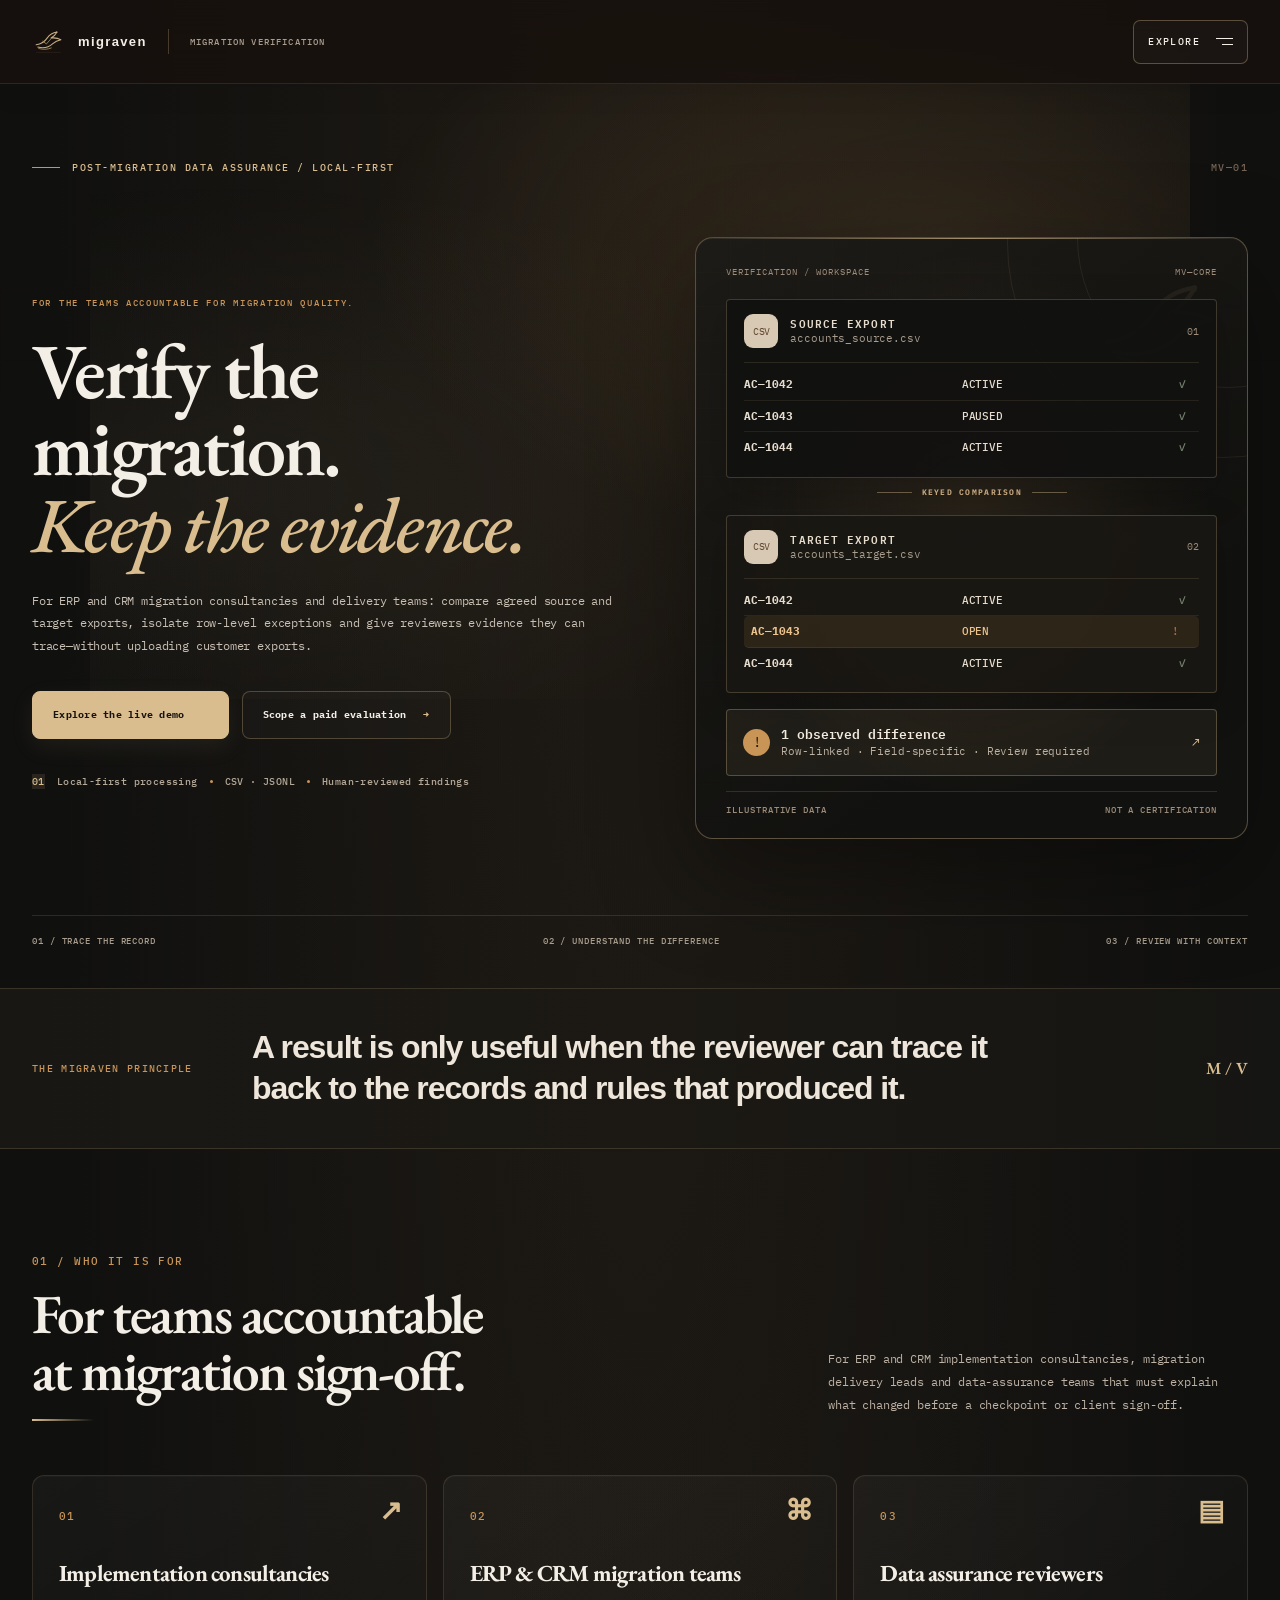
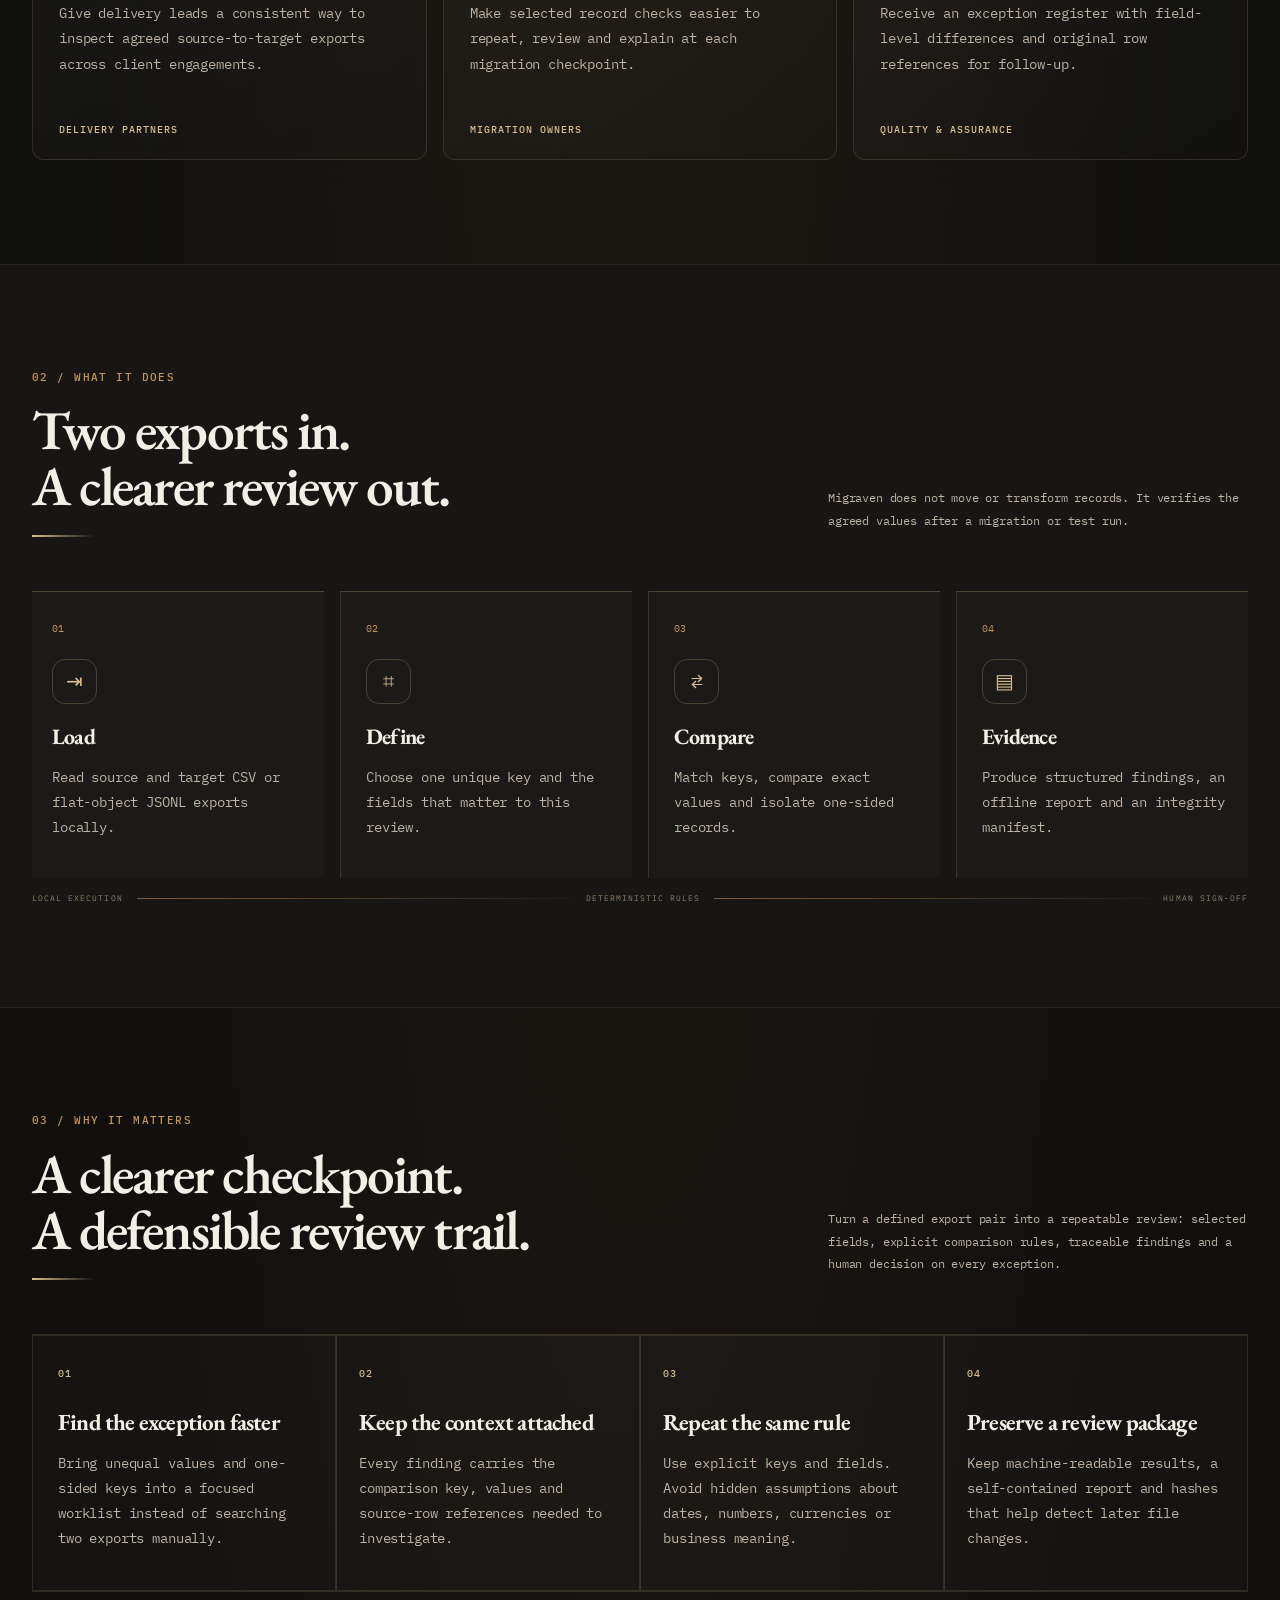
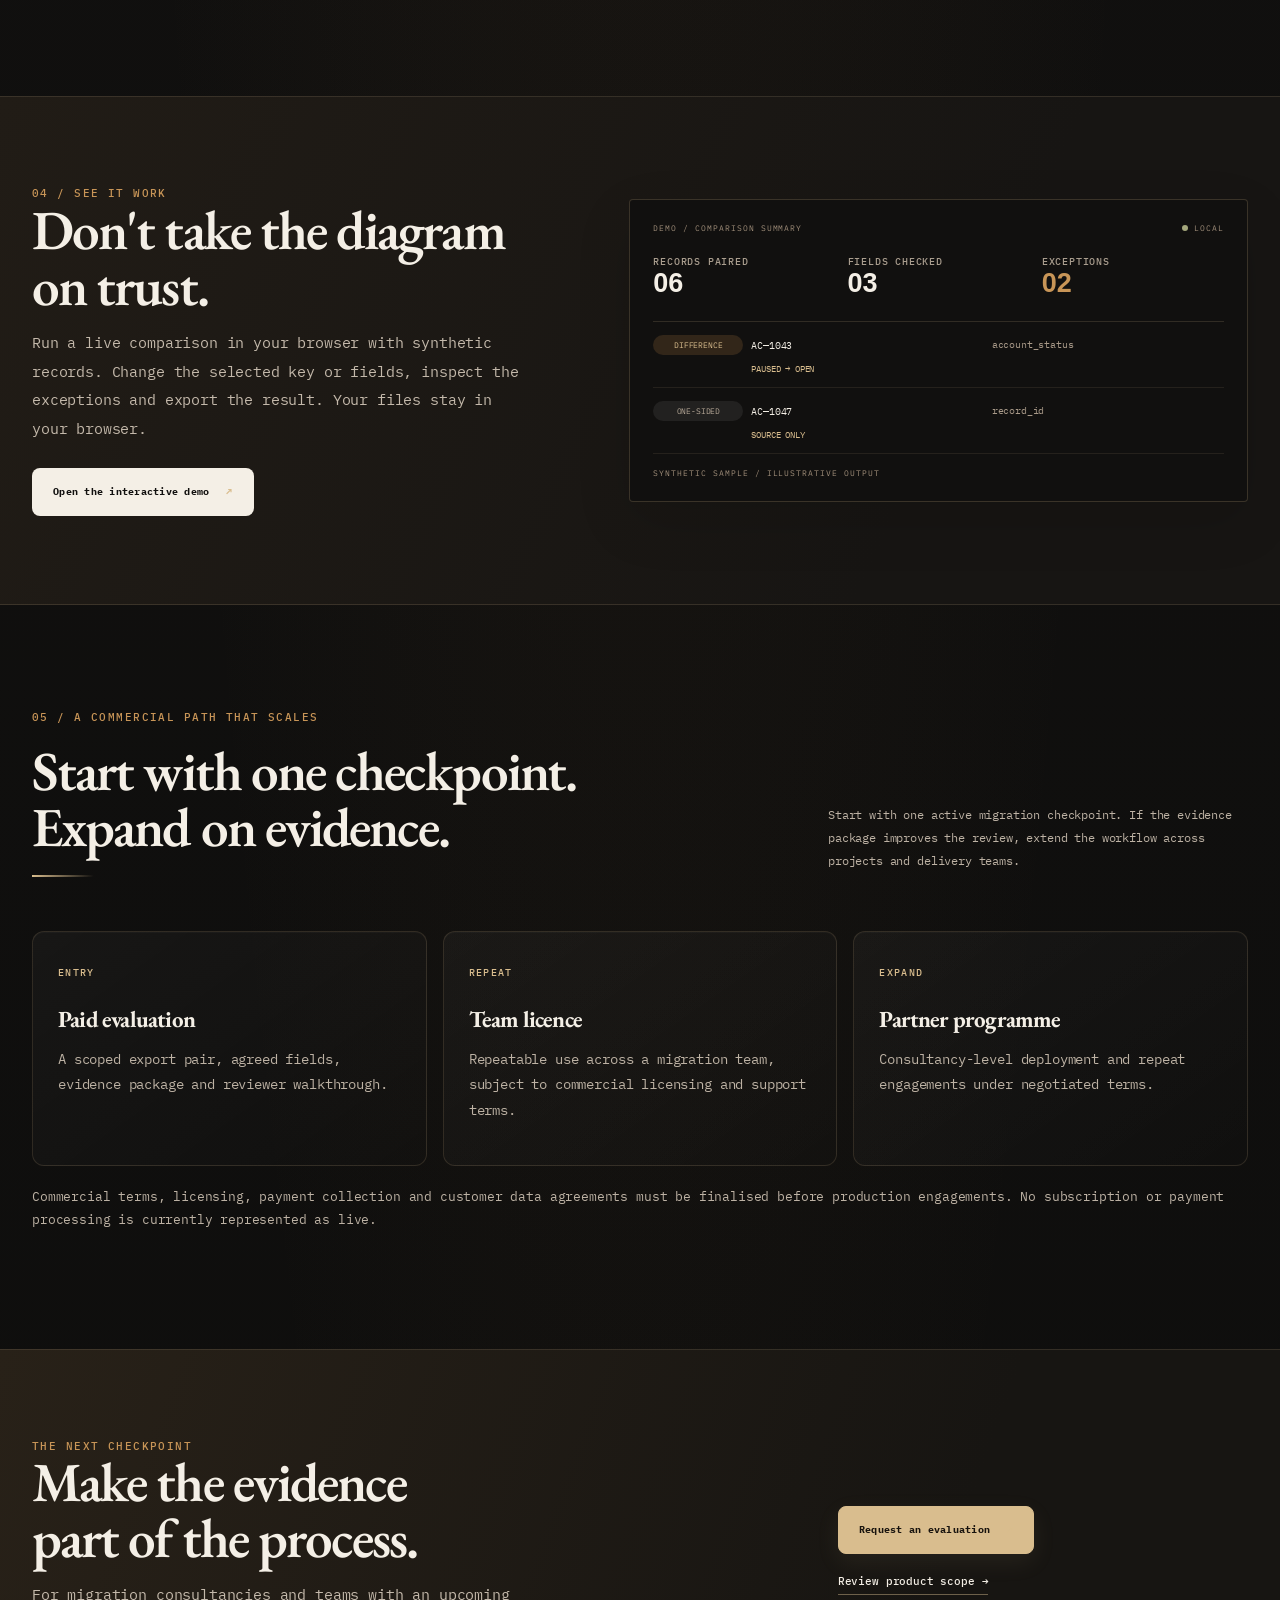
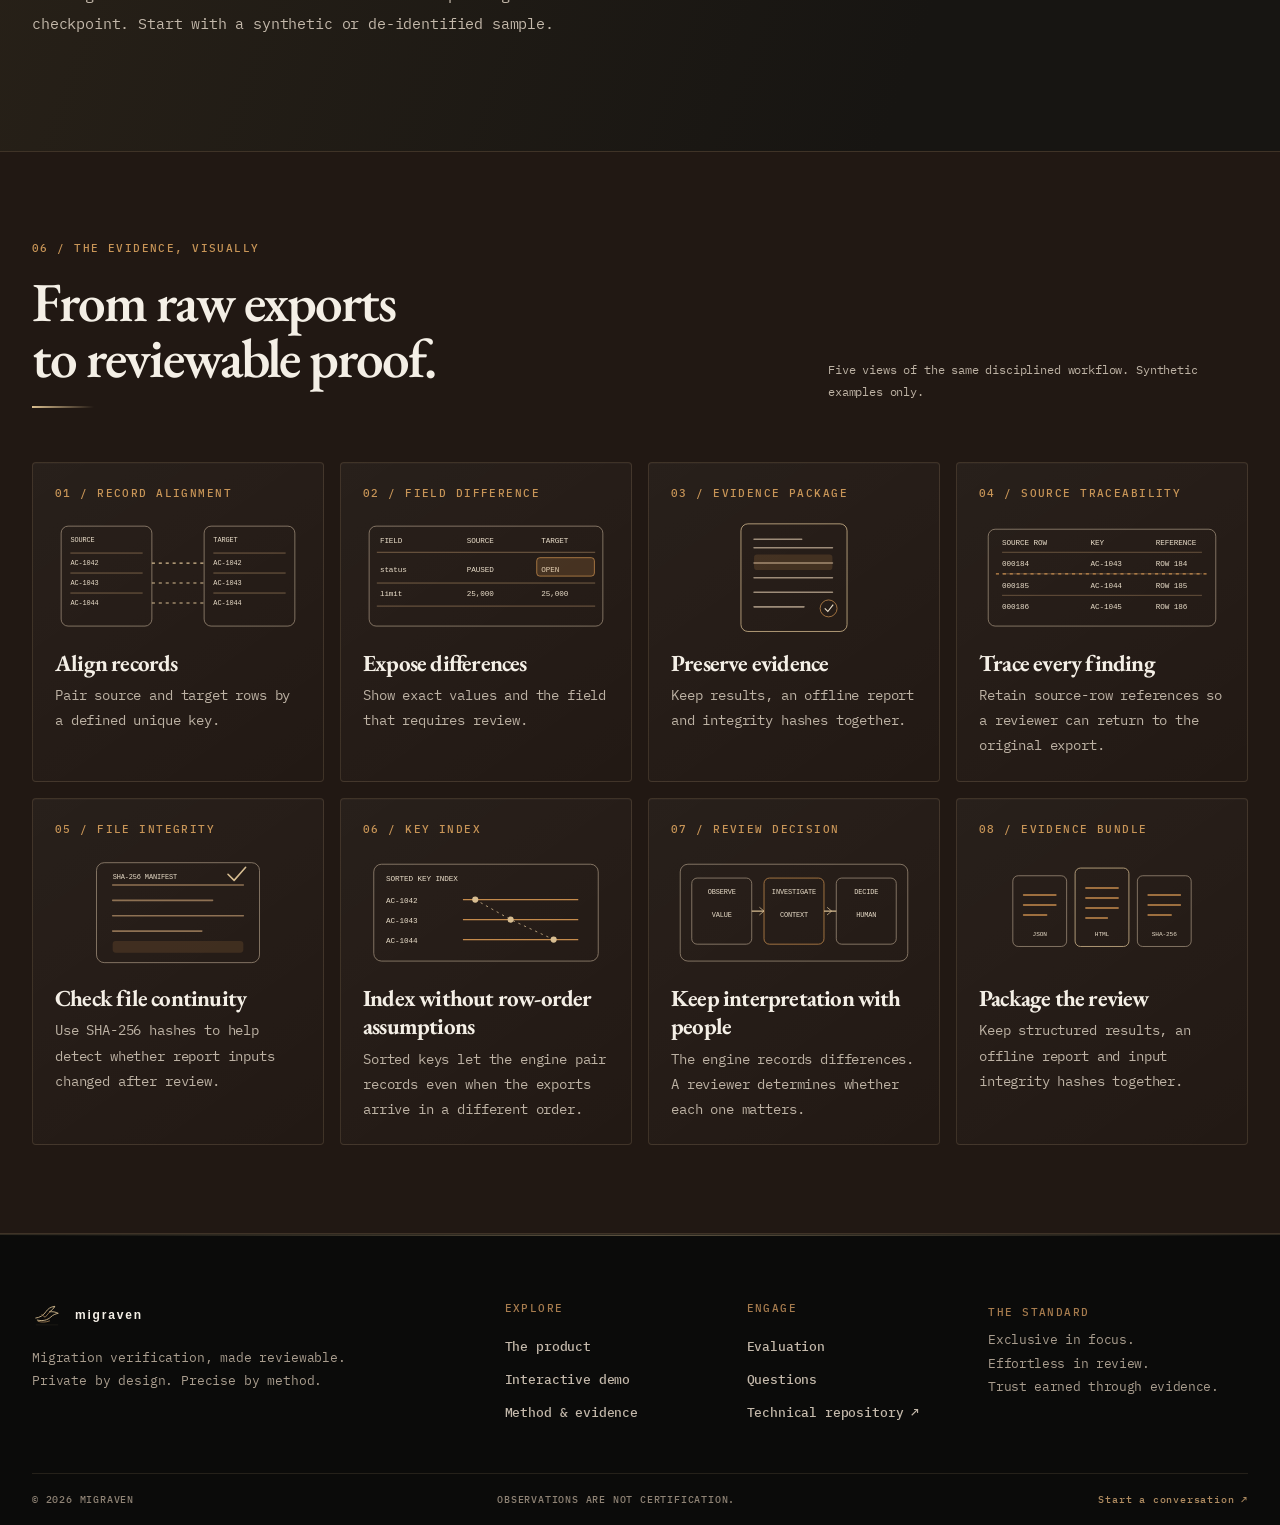
<file: website/index.html>
<!doctype html>
<html lang="en"><head><meta charset="utf-8"><meta name="viewport" content="width=device-width,initial-scale=1"><meta name="theme-color" content="#11100f"><meta name="description" content="Migraven compares migration source and target exports, identifies row-level differences and creates evidence for human review."><title>Overview — Migraven</title><link rel="icon" href="assets/mark.svg" type="image/svg+xml"><link rel="preconnect" href="https://fonts.googleapis.com"><link rel="preconnect" href="https://fonts.gstatic.com" crossorigin><link href="https://fonts.googleapis.com/css2?family=EB+Garamond:wght@400;500;600;700&family=IBM+Plex+Mono:wght@400;500;600&family=Syncopate:wght@700&display=swap" rel="stylesheet"><link rel="stylesheet" href="assets/site.css"><script defer src="assets/site.js"></script></head><body>
<header class="site-header">
<a class="brand" href="index.html" aria-label="Migraven home"><img src="assets/mark.svg" alt=""><span class="brand-word">migraven</span><span class="brand-divider"></span><span class="brand-caption">MIGRATION VERIFICATION</span></a>
<button class="menu-toggle" type="button" aria-expanded="false" aria-controls="site-nav" aria-label="Open navigation menu"><span class="menu-toggle-label">Explore</span><span class="menu-toggle-icon" aria-hidden="true"><i></i><i></i></span></button>
<nav id="site-nav" class="site-nav" aria-label="Main navigation">
<div class="menu-topline"><span>THE MIGRAVEN INDEX</span><span>DESTINATIONS / 06</span></div>
<div class="menu-links">
<a class="menu-link" href="index.html" data-page="index.html" aria-current="page"><span class="menu-link-index">01</span><span class="menu-link-name">Overview</span><span class="menu-link-arrow">↗</span></a>
<a class="menu-link" href="product.html" data-page="product.html"><span class="menu-link-index">02</span><span class="menu-link-name">Product</span><span class="menu-link-arrow">↗</span></a>
<a class="menu-link" href="demo.html" data-page="demo.html"><span class="menu-link-index">03</span><span class="menu-link-name">Live demonstration</span><span class="menu-link-arrow">↗</span></a>
<a class="menu-link" href="method.html" data-page="method.html"><span class="menu-link-index">04</span><span class="menu-link-name">Method & evidence</span><span class="menu-link-arrow">↗</span></a>
<a class="menu-link" href="evaluation.html" data-page="evaluation.html"><span class="menu-link-index">05</span><span class="menu-link-name">Evaluation</span><span class="menu-link-arrow">↗</span></a>
<a class="menu-link" href="faq.html" data-page="faq.html"><span class="menu-link-index">06</span><span class="menu-link-name">Questions</span><span class="menu-link-arrow">↗</span></a>
</div>
<div class="menu-bottom"><div class="menu-bottom-copy"><span>FOR MIGRATION DELIVERY TEAMS</span><strong>Make the evidence reviewable.</strong></div><a class="menu-cta" href="evaluation.html">Scope a paid evaluation <span>→</span></a></div>
</nav></header>
<main>
<section class="hero wrap"><div class="hero-kicker"><span class="kicker-line"></span> POST-MIGRATION DATA ASSURANCE / LOCAL-FIRST <span class="kicker-index">MV—01</span></div><div class="hero-grid"><div class="hero-copy"><p class="eyebrow">FOR THE TEAMS ACCOUNTABLE FOR MIGRATION QUALITY.</p><h1>Verify the migration.<br><span>Keep the evidence.</span></h1><p class="hero-lede">For ERP and CRM migration consultancies and delivery teams: compare agreed source and target exports, isolate row-level exceptions and give reviewers evidence they can trace—without uploading customer exports.</p><div class="hero-actions"><a class="button button-primary" href="demo.html">Explore the live demo <span>↗</span></a><a class="button button-quiet" href="evaluation.html">Scope a paid evaluation <span>→</span></a></div><div class="hero-trust"><span class="trust-mark">01</span><span>Local-first processing</span><i></i><span>CSV · JSONL</span><i></i><span>Human-reviewed findings</span></div></div>
<div class="hero-visual" aria-label="Illustration of a source and target migration export comparison"><div class="visual-orbit orbit-one"></div><div class="visual-orbit orbit-two"></div><div class="visual-head"><span>VERIFICATION / WORKSPACE</span><span>MV—CORE</span></div><div class="flow-card source-card"><div class="flow-card-top"><span class="file-glyph">CSV</span><div><b>SOURCE EXPORT</b><small>accounts_source.csv</small></div><span class="tiny-state">01</span></div><div class="data-lines"><div><b>AC—1042</b><span>ACTIVE</span><em>✓</em></div><div><b>AC—1043</b><span>PAUSED</span><em>✓</em></div><div><b>AC—1044</b><span>ACTIVE</span><em>✓</em></div></div></div><div class="flow-bridge"><span></span><b>KEYED COMPARISON</b><span></span></div><div class="flow-card target-card"><div class="flow-card-top"><span class="file-glyph">CSV</span><div><b>TARGET EXPORT</b><small>accounts_target.csv</small></div><span class="tiny-state">02</span></div><div class="data-lines"><div><b>AC—1042</b><span>ACTIVE</span><em>✓</em></div><div class="data-alert"><b>AC—1043</b><span>OPEN</span><em>!</em></div><div><b>AC—1044</b><span>ACTIVE</span><em>✓</em></div></div></div><div class="visual-result"><span class="result-icon">!</span><div><b>1 observed difference</b><small>Row-linked · Field-specific · Review required</small></div><span class="result-arrow">↗</span></div><div class="visual-foot"><span>ILLUSTRATIVE DATA</span><span>NOT A CERTIFICATION</span></div><div class="raven-watermark">M</div></div></div><div class="hero-bottomline"><span>01 / TRACE THE RECORD</span><span>02 / UNDERSTAND THE DIFFERENCE</span><span>03 / REVIEW WITH CONTEXT</span></div></section>
<section class="statement-band"><div class="wrap statement-inner"><span class="eyebrow">THE MIGRAVEN PRINCIPLE</span><p>A result is only useful when the reviewer can trace it back to the records and rules that produced it.</p><span class="statement-seal">M / V</span></div></section>
<section class="section wrap" id="who"><div class="section-head"><div><span class="eyebrow">01 / WHO IT IS FOR</span><h2>For teams accountable<br>at migration sign-off.</h2></div><p>For ERP and CRM implementation consultancies, migration delivery leads and data-assurance teams that must explain what changed before a checkpoint or client sign-off.</p></div><div class="audience-grid"><article class="audience-card"><span class="card-index">01</span><div class="audience-symbol">↗</div><h3>Implementation consultancies</h3><p>Give delivery leads a consistent way to inspect agreed source-to-target exports across client engagements.</p><span class="audience-tag">DELIVERY PARTNERS</span></article><article class="audience-card"><span class="card-index">02</span><div class="audience-symbol">⌘</div><h3>ERP & CRM migration teams</h3><p>Make selected record checks easier to repeat, review and explain at each migration checkpoint.</p><span class="audience-tag">MIGRATION OWNERS</span></article><article class="audience-card"><span class="card-index">03</span><div class="audience-symbol">▤</div><h3>Data assurance reviewers</h3><p>Receive an exception register with field-level differences and original row references for follow-up.</p><span class="audience-tag">QUALITY & ASSURANCE</span></article></div></section>
<section class="section section-alt"><div class="wrap"><div class="section-head"><div><span class="eyebrow">02 / WHAT IT DOES</span><h2>Two exports in.<br>A clearer review out.</h2></div><p>Migraven does not move or transform records. It verifies the agreed values after a migration or test run.</p></div><div class="workflow"><div class="workflow-step"><span>01</span><div class="workflow-icon">⇥</div><h3>Load</h3><p>Read source and target CSV or flat-object JSONL exports locally.</p></div><div class="workflow-step"><span>02</span><div class="workflow-icon">⌗</div><h3>Define</h3><p>Choose one unique key and the fields that matter to this review.</p></div><div class="workflow-step"><span>03</span><div class="workflow-icon">⇄</div><h3>Compare</h3><p>Match keys, compare exact values and isolate one-sided records.</p></div><div class="workflow-step"><span>04</span><div class="workflow-icon">▤</div><h3>Evidence</h3><p>Produce structured findings, an offline report and an integrity manifest.</p></div></div><div class="workflow-rail"><span>LOCAL EXECUTION</span><span class="rail-line"></span><span>DETERMINISTIC RULES</span><span class="rail-line"></span><span>HUMAN SIGN-OFF</span></div></div></section>
<section class="section wrap"><div class="section-head"><div><span class="eyebrow">03 / WHY IT MATTERS</span><h2>A clearer checkpoint.<br>A defensible review trail.</h2></div><p>Turn a defined export pair into a repeatable review: selected fields, explicit comparison rules, traceable findings and a human decision on every exception.</p></div><div class="benefit-grid"><article><span>01</span><h3>Find the exception faster</h3><p>Bring unequal values and one-sided keys into a focused worklist instead of searching two exports manually.</p></article><article><span>02</span><h3>Keep the context attached</h3><p>Every finding carries the comparison key, values and source-row references needed to investigate.</p></article><article><span>03</span><h3>Repeat the same rule</h3><p>Use explicit keys and fields. Avoid hidden assumptions about dates, numbers, currencies or business meaning.</p></article><article><span>04</span><h3>Preserve a review package</h3><p>Keep machine-readable results, a self-contained report and hashes that help detect later file changes.</p></article></div></section>
<section class="demo-teaser"><div class="wrap demo-teaser-grid"><div><span class="eyebrow eyebrow-light">04 / SEE IT WORK</span><h2>Don't take the diagram<br>on trust.</h2><p>Run a live comparison in your browser with synthetic records. Change the selected key or fields, inspect the exceptions and export the result. Your files stay in your browser.</p><a class="button button-light" href="demo.html">Open the interactive demo <span>↗</span></a></div><div class="mini-report"><div class="mini-report-top"><span>DEMO / COMPARISON SUMMARY</span><span class="live-dot">LOCAL</span></div><div class="mini-stat-row"><div><small>RECORDS PAIRED</small><b>06</b></div><div><small>FIELDS CHECKED</small><b>03</b></div><div><small>EXCEPTIONS</small><b class="amber-text">02</b></div></div><div class="mini-finding"><span class="finding-pill">DIFFERENCE</span><b>AC—1043</b><span>account_status</span><strong>PAUSED → OPEN</strong></div><div class="mini-finding"><span class="finding-pill finding-muted">ONE-SIDED</span><b>AC—1047</b><span>record_id</span><strong>SOURCE ONLY</strong></div><div class="mini-report-bottom">SYNTHETIC SAMPLE / ILLUSTRATIVE OUTPUT</div></div></div></section>
<section class="section wrap commercial"><div class="section-head"><div><span class="eyebrow">05 / A COMMERCIAL PATH THAT SCALES</span><h2>Start with one checkpoint.<br>Expand on evidence.</h2></div><p>Start with one active migration checkpoint. If the evidence package improves the review, extend the workflow across projects and delivery teams.</p></div><div class="commercial-grid"><article><span>ENTRY</span><h3>Paid evaluation</h3><p>A scoped export pair, agreed fields, evidence package and reviewer walkthrough.</p></article><article><span>REPEAT</span><h3>Team licence</h3><p>Repeatable use across a migration team, subject to commercial licensing and support terms.</p></article><article><span>EXPAND</span><h3>Partner programme</h3><p>Consultancy-level deployment and repeat engagements under negotiated terms.</p></article></div><p class="commercial-note">Commercial terms, licensing, payment collection and customer data agreements must be finalised before production engagements. No subscription or payment processing is currently represented as live.</p></section>
<section class="closing-band"><div class="wrap closing-inner"><div><span class="eyebrow eyebrow-light">THE NEXT CHECKPOINT</span><h2>Make the evidence<br>part of the process.</h2><p>For migration consultancies and teams with an upcoming checkpoint. Start with a synthetic or de-identified sample.</p></div><div class="closing-actions"><a class="button button-primary" href="evaluation.html">Request an evaluation <span>↗</span></a><a class="text-link text-link-light" href="product.html">Review product scope →</a></div></div></section>
<section class="illustration-section"><div class="wrap"><div class="section-head"><div><span class="eyebrow">06 / THE EVIDENCE, VISUALLY</span><h2>From raw exports<br>to reviewable proof.</h2></div><p>Five views of the same disciplined workflow. Synthetic examples only.</p></div><div class="illustration-grid"><article class="illustration-card visual-illustration"><span class="eyebrow">01 / RECORD ALIGNMENT</span><svg viewBox="0 0 320 150" fill="none"><rect x="8" y="8" width="118" height="130" rx="9" stroke="#9D8C79"/><rect x="194" y="8" width="118" height="130" rx="9" stroke="#9D8C79"/><g stroke="#8E7153"><path d="M20 43h94M20 69h94M20 95h94M206 43h94M206 69h94M206 95h94"/></g><g fill="#E9DDC9" font-size="9" font-family="monospace"><text x="20" y="29">SOURCE</text><text x="206" y="29">TARGET</text><text x="20" y="59">AC-1042</text><text x="20" y="85">AC-1043</text><text x="20" y="111">AC-1044</text><text x="206" y="59">AC-1042</text><text x="206" y="85">AC-1043</text><text x="206" y="111">AC-1044</text></g><path class="trace-line" d="M126 56h68M126 82h68M126 108h68" stroke="#D7BD91" stroke-width="1.5"/></svg><h3>Align records</h3><p>Pair source and target rows by a defined unique key.</p></article><article class="illustration-card visual-illustration"><span class="eyebrow">02 / FIELD DIFFERENCE</span><svg viewBox="0 0 320 150" fill="none"><rect x="8" y="8" width="304" height="130" rx="9" stroke="#9D8C79"/><path d="M18 42h284M18 82h284M18 112h284" stroke="#8E7153"/><g fill="#E9DDC9" font-family="monospace" font-size="10"><text x="22" y="30">FIELD</text><text x="135" y="30">SOURCE</text><text x="232" y="30">TARGET</text><text x="22" y="67">status</text><text x="135" y="67">PAUSED</text><text x="232" y="67">OPEN</text><text x="22" y="99">limit</text><text x="135" y="99">25,000</text><text x="232" y="99">25,000</text></g><rect x="226" y="49" width="75" height="24" rx="4" fill="#C58B4C" fill-opacity=".2" stroke="#C58B4C"/></svg><h3>Expose differences</h3><p>Show exact values and the field that requires review.</p></article><article class="illustration-card visual-illustration"><span class="eyebrow">03 / EVIDENCE PACKAGE</span><svg viewBox="0 0 320 150" fill="none"><rect x="91" y="5" width="138" height="140" rx="9" stroke="#D7BD91"/><path d="M108 25h62M108 36h102M108 56h102M108 75h102M108 94h102M108 113h65" stroke="#9D8C79" stroke-width="2" stroke-linecap="round"/><rect x="108" y="45" width="102" height="20" rx="4" fill="#C58B4C" fill-opacity=".18"/><circle cx="205" cy="115" r="11" stroke="#C58B4C"/><path d="m200 115 4 4 7-9" stroke="#E9DDC9" stroke-width="1.5"/></svg><h3>Preserve evidence</h3><p>Keep results, an offline report and integrity hashes together.</p></article><article class="illustration-card visual-illustration"><span class="eyebrow">04 / SOURCE TRACEABILITY</span><svg viewBox="0 0 320 150" fill="none"><rect x="12" y="12" width="296" height="126" rx="9" stroke="#9D8C79"/><path d="M30 42h260M30 70h260M30 98h260" stroke="#8E7153" stroke-opacity=".8"/><g fill="#E9DDC9" font-family="monospace" font-size="10"><text x="30" y="32">SOURCE ROW</text><text x="145" y="32">KEY</text><text x="230" y="32">REFERENCE</text><text x="30" y="60">000184</text><text x="145" y="60">AC-1043</text><text x="230" y="60">ROW 184</text><text x="30" y="88">000185</text><text x="145" y="88">AC-1044</text><text x="230" y="88">ROW 185</text><text x="30" y="116">000186</text><text x="145" y="116">AC-1045</text><text x="230" y="116">ROW 186</text></g><path d="M22 70h276" stroke="#C58B4C" stroke-width="1.5" stroke-dasharray="4 5"/></svg><h3>Trace every finding</h3><p>Retain source-row references so a reviewer can return to the original export.</p></article><article class="illustration-card visual-illustration"><span class="eyebrow">05 / FILE INTEGRITY</span><svg viewBox="0 0 320 150" fill="none"><rect x="54" y="10" width="212" height="130" rx="10" stroke="#9D8C79"/><path d="M75 39h170M75 59h130M75 79h170M75 99h116" stroke="#8E7153" stroke-width="2" stroke-linecap="round"/><rect x="75" y="112" width="170" height="15" rx="4" fill="#C58B4C" fill-opacity=".16"/><path d="m225 25 8 8 15-17" stroke="#D7BD91" stroke-width="2" stroke-linecap="round" stroke-linejoin="round"/><text x="75" y="31" fill="#E9DDC9" font-family="monospace" font-size="9">SHA-256 MANIFEST</text></svg><h3>Check file continuity</h3><p>Use SHA-256 hashes to help detect whether report inputs changed after review.</p></article><article class="illustration-card visual-illustration"><span class="eyebrow">06 / KEY INDEX</span><svg viewBox="0 0 320 150" fill="none"><rect x="14" y="12" width="292" height="126" rx="10" stroke="#9D8C79"/><g fill="#E9DDC9" font-family="monospace" font-size="10"><text x="30" y="34">SORTED KEY INDEX</text><text x="30" y="62">AC-1042</text><text x="30" y="88">AC-1043</text><text x="30" y="114">AC-1044</text></g><g stroke="#C58B4C" stroke-width="1.5"><path d="M130 58h150M130 84h150M130 110h150"/></g><g fill="#D7BD91"><circle cx="146" cy="58" r="4"/><circle cx="192" cy="84" r="4"/><circle cx="248" cy="110" r="4"/></g><path d="M146 58 192 84 248 110" stroke="#D7BD91" stroke-dasharray="3 5"/></svg><h3>Index without row-order assumptions</h3><p>Sorted keys let the engine pair records even when the exports arrive in a different order.</p></article><article class="illustration-card visual-illustration"><span class="eyebrow">07 / REVIEW DECISION</span><svg viewBox="0 0 320 150" fill="none"><rect x="12" y="12" width="296" height="126" rx="10" stroke="#9D8C79"/><rect x="27" y="30" width="78" height="86" rx="7" stroke="#9D8C79"/><rect x="121" y="30" width="78" height="86" rx="7" stroke="#C58B4C"/><rect x="215" y="30" width="78" height="86" rx="7" stroke="#9D8C79"/><g fill="#E9DDC9" font-family="monospace" font-size="9" text-anchor="middle"><text x="66" y="51">OBSERVE</text><text x="160" y="51">INVESTIGATE</text><text x="254" y="51">DECIDE</text><text x="66" y="81">VALUE</text><text x="160" y="81">CONTEXT</text><text x="254" y="81">HUMAN</text></g><path d="M105 73h16m78 0h16" stroke="#D7BD91" stroke-width="1.5"/><path d="m115 68 6 5-6 5m88-10 6 5-6 5" stroke="#D7BD91"/></svg><h3>Keep interpretation with people</h3><p>The engine records differences. A reviewer determines whether each one matters.</p></article><article class="illustration-card visual-illustration"><span class="eyebrow">08 / EVIDENCE BUNDLE</span><svg viewBox="0 0 320 150" fill="none"><rect x="44" y="27" width="70" height="92" rx="7" stroke="#9D8C79"/><rect x="125" y="17" width="70" height="102" rx="7" stroke="#D7BD91"/><rect x="206" y="27" width="70" height="92" rx="7" stroke="#9D8C79"/><g stroke="#C58B4C" stroke-width="2" stroke-linecap="round"><path d="M58 52h42M58 65h42M58 78h30M139 43h42M139 56h42M139 69h42M139 82h28M220 52h42M220 65h42M220 78h30"/></g><g fill="#E9DDC9" font-family="monospace" font-size="8" text-anchor="middle"><text x="79" y="105">JSON</text><text x="160" y="105">HTML</text><text x="241" y="105">SHA-256</text></g></svg><h3>Package the review</h3><p>Keep structured results, an offline report and input integrity hashes together.</p></article></div></div></section></main>
<footer class="site-footer"><div class="wrap footer-main"><div class="footer-brand-block"><a class="brand footer-brand" href="index.html"><img src="assets/mark.svg" alt=""><span class="brand-word">migraven</span></a><p>Migration verification, made reviewable.<br>Private by design. Precise by method.</p></div><div class="footer-column"><span class="footer-label">EXPLORE</span><a href="product.html">The product</a><a href="demo.html">Interactive demo</a><a href="method.html">Method & evidence</a></div><div class="footer-column"><span class="footer-label">ENGAGE</span><a href="evaluation.html">Evaluation</a><a href="faq.html">Questions</a><a href="https://github.com/DT-09/Migraven">Technical repository ↗</a></div><div class="footer-note"><span class="footer-label">THE STANDARD</span><p>Exclusive in focus.<br>Effortless in review.<br>Trust earned through evidence.</p></div></div><div class="wrap footer-bottom"><span>© 2026 MIGRAVEN</span><span>OBSERVATIONS ARE NOT CERTIFICATION.</span><a href="evaluation.html">Start a conversation ↗</a></div></footer></body></html>
<!-- Production deployment refresh: 2026-11-05 -->
</file>
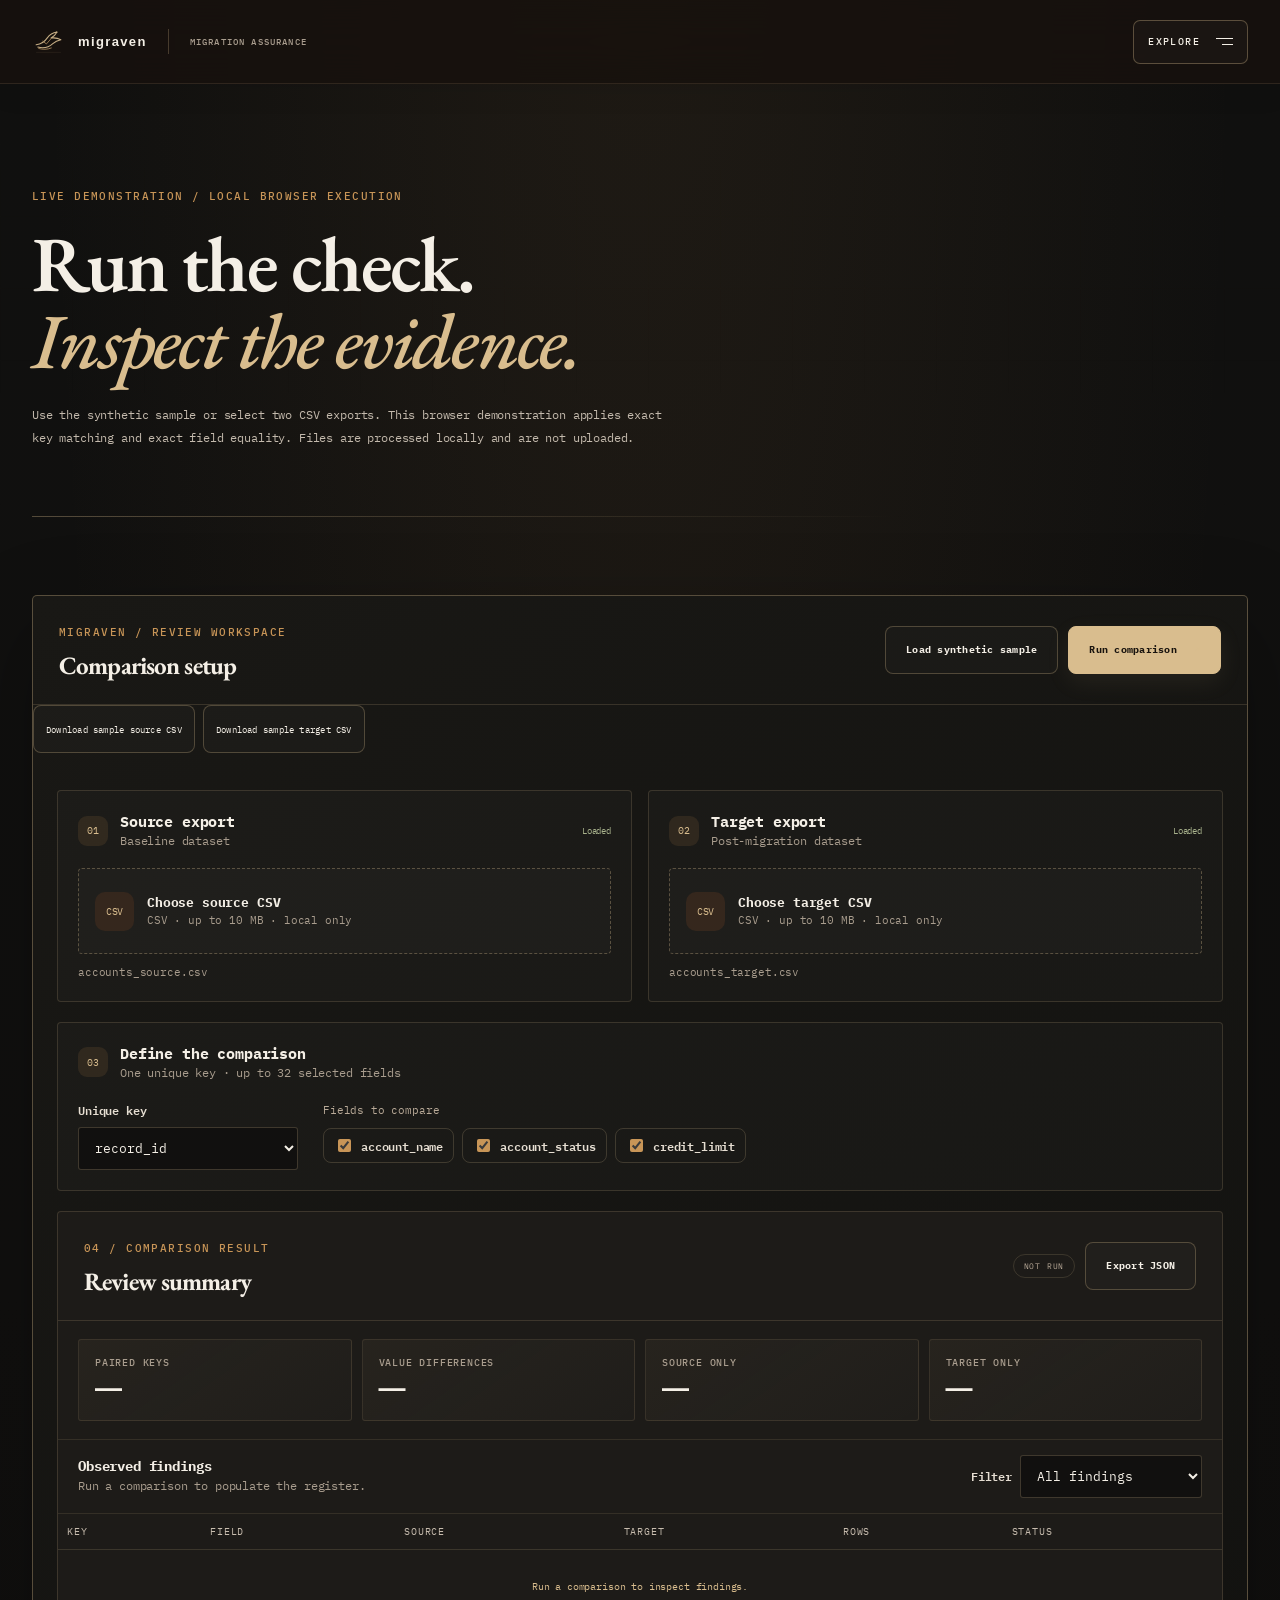
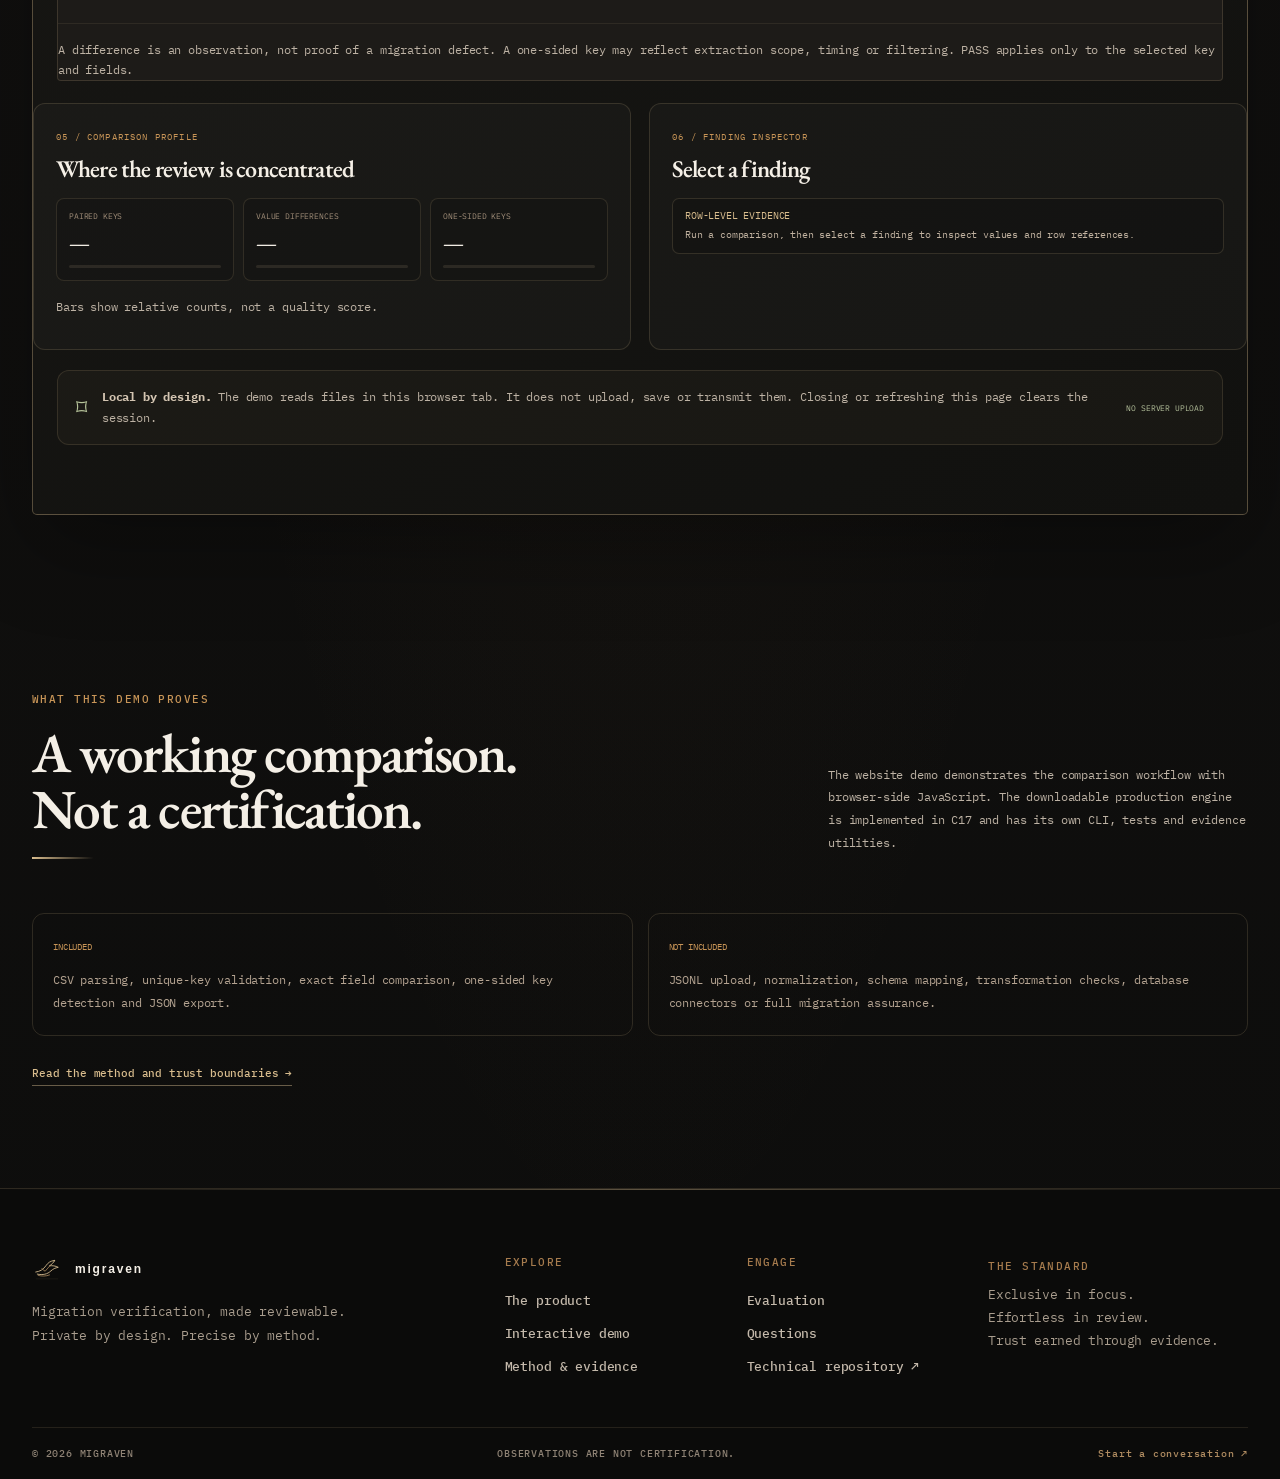
<file: website/demo.html>
<!doctype html>
<html lang="en"><head><meta charset="utf-8"><meta name="viewport" content="width=device-width,initial-scale=1"><meta name="theme-color" content="#11100f"><meta name="description" content="Run a local browser-side comparison of synthetic or selected CSV exports with Migraven."><title>Live demo — Migraven</title><link rel="icon" href="assets/mark.svg" type="image/svg+xml"><link rel="preconnect" href="https://fonts.googleapis.com"><link rel="preconnect" href="https://fonts.gstatic.com" crossorigin><link href="https://fonts.googleapis.com/css2?family=EB+Garamond:wght@400;500;600;700&family=IBM+Plex+Mono:wght@400;500;600&family=Syncopate:wght@700&display=swap" rel="stylesheet"><link rel="stylesheet" href="assets/site.css"><script defer src="assets/site.js"></script></head><body>
<header class="site-header">
<a class="brand" href="index.html" aria-label="Migraven home"><img src="assets/mark.svg" alt=""><span class="brand-word">migraven</span><span class="brand-divider"></span><span class="brand-caption">MIGRATION ASSURANCE</span></a>
<button class="menu-toggle" type="button" aria-expanded="false" aria-controls="site-nav" aria-label="Open navigation menu"><span class="menu-toggle-label">Explore</span><span class="menu-toggle-icon" aria-hidden="true"><i></i><i></i></span></button>
<nav id="site-nav" class="site-nav" aria-label="Main navigation">
<div class="menu-topline"><span>THE MIGRAVEN INDEX</span><span>DESTINATIONS / 06</span></div>
<div class="menu-links">
<a class="menu-link" href="index.html" data-page="index.html"><span class="menu-link-index">01</span><span class="menu-link-name">Overview</span><span class="menu-link-arrow">↗</span></a>
<a class="menu-link" href="product.html" data-page="product.html"><span class="menu-link-index">02</span><span class="menu-link-name">Product</span><span class="menu-link-arrow">↗</span></a>
<a class="menu-link" href="demo.html" data-page="demo.html" aria-current="page"><span class="menu-link-index">03</span><span class="menu-link-name">Live demonstration</span><span class="menu-link-arrow">↗</span></a>
<a class="menu-link" href="method.html" data-page="method.html"><span class="menu-link-index">04</span><span class="menu-link-name">Method & evidence</span><span class="menu-link-arrow">↗</span></a>
<a class="menu-link" href="evaluation.html" data-page="evaluation.html"><span class="menu-link-index">05</span><span class="menu-link-name">Evaluation</span><span class="menu-link-arrow">↗</span></a>
<a class="menu-link" href="faq.html" data-page="faq.html"><span class="menu-link-index">06</span><span class="menu-link-name">Questions</span><span class="menu-link-arrow">↗</span></a>
</div>
<div class="menu-bottom"><div class="menu-bottom-copy"><span>FOR MIGRATION DELIVERY TEAMS</span><strong>Make the evidence reviewable.</strong></div><a class="menu-cta" href="evaluation.html">Discuss an evaluation <span>→</span></a></div>
</nav></header>
<main><section class="page-hero wrap page-hero-compact"><span class="eyebrow">LIVE DEMONSTRATION / LOCAL BROWSER EXECUTION</span><h1>Run the check.<br><span>Inspect the evidence.</span></h1><p>Use the synthetic sample or select two CSV exports. This browser demonstration applies exact key matching and exact field equality. Files are processed locally and are not uploaded.</p></section>
<section class="wrap demo-workspace" data-demo><div class="demo-toolbar"><div><span class="workspace-label">MIGRAVEN / REVIEW WORKSPACE</span><h2>Comparison setup</h2></div><div class="workspace-actions"><button class="button button-outline" type="button" data-load-sample>Load synthetic sample</button><button class="button button-primary" type="button" data-run-demo>Run comparison <span>↗</span></button></div></div>
<div class="demo-sample-actions"><button class="button button-outline" type="button" data-download-source>Download sample source CSV</button><button class="button button-outline" type="button" data-download-target>Download sample target CSV</button></div><div class="input-grid"><article class="input-panel"><div class="input-panel-head"><span class="step-number">01</span><div><b>Source export</b><small>Baseline dataset</small></div><span class="file-status" data-source-status>Sample loaded</span></div><label class="file-drop"><span class="file-icon">CSV</span><span><b>Choose source CSV</b><small>CSV · up to 10 MB · local only</small></span><input type="file" accept=".csv,text/csv" data-source-file></label><div class="file-name" data-source-name>accounts_source.csv</div></article>
<article class="input-panel"><div class="input-panel-head"><span class="step-number">02</span><div><b>Target export</b><small>Post-migration dataset</small></div><span class="file-status" data-target-status>Sample loaded</span></div><label class="file-drop"><span class="file-icon">CSV</span><span><b>Choose target CSV</b><small>CSV · up to 10 MB · local only</small></span><input type="file" accept=".csv,text/csv" data-target-file></label><div class="file-name" data-target-name>accounts_target.csv</div></article></div>
<div class="config-panel"><div class="config-heading"><span class="step-number">03</span><div><b>Define the comparison</b><small>One unique key · up to 32 selected fields</small></div></div><div class="config-controls"><label>Unique key<select data-key-select aria-label="Unique comparison key"></select></label><div class="field-picker"><span class="field-picker-label">Fields to compare</span><div class="field-options" data-field-options><span class="muted-copy">Load datasets to choose fields.</span></div></div></div><div class="demo-error" data-demo-error role="alert" hidden></div></div>
<div class="results-panel"><div class="results-head"><div><span class="workspace-label">04 / COMPARISON RESULT</span><h2>Review summary</h2></div><div class="results-actions"><span class="result-status" data-result-status>NOT RUN</span><button type="button" class="button button-outline button-small" data-export disabled>Export JSON</button></div></div><div class="summary-cards"><div><small>PAIRED KEYS</small><b data-stat-paired>—</b></div><div><small>VALUE DIFFERENCES</small><b data-stat-differences>—</b></div><div><small>SOURCE ONLY</small><b data-stat-source>—</b></div><div><small>TARGET ONLY</small><b data-stat-target>—</b></div></div><div class="findings-toolbar"><div><b>Observed findings</b><span data-finding-count>Run a comparison to populate the register.</span></div><label class="filter-label">Filter <select data-filter><option value="all">All findings</option><option value="difference">Value differences</option><option value="source-only">Source only</option><option value="target-only">Target only</option></select></label></div><div class="table-scroll"><table class="findings-table"><thead><tr><th>KEY</th><th>FIELD</th><th>SOURCE</th><th>TARGET</th><th>ROWS</th><th>STATUS</th></tr></thead><tbody data-findings><tr><td colspan="6" class="empty-state">No comparison has been run yet.</td></tr></tbody></table></div><div class="result-footnote">A difference is an observation, not proof of a migration defect. A one-sided key may reflect extraction scope, timing or filtering. PASS applies only to the selected key and fields.</div></div>
<div class="demo-inspector"><article class="demo-inspector-card"><span class="demo-inspector-kicker">05 / COMPARISON PROFILE</span><h3>Where the review is concentrated</h3><div class="demo-visual-bar"><div><span>PAIRED KEYS</span><b data-profile-paired>—</b><i><em data-profile-paired-bar style="width:0%"></em></i></div><div><span>VALUE DIFFERENCES</span><b data-profile-differences>—</b><i><em data-profile-differences-bar style="width:0%"></em></i></div><div><span>ONE-SIDED KEYS</span><b data-profile-one-sided>—</b><i><em data-profile-one-sided-bar style="width:0%"></em></i></div></div><p class="result-footnote">Bars show relative counts, not a quality score.</p></article><article class="demo-inspector-card" aria-live="polite"><span class="demo-inspector-kicker">06 / FINDING INSPECTOR</span><h3 data-detail-title>Select a finding</h3><div data-finding-detail class="demo-detail-value"><strong>ROW-LEVEL EVIDENCE</strong><p>Run the sample comparison, then select a finding to inspect values and original row references.</p></div></article></div><div class="privacy-strip"><span class="privacy-icon">⌑</span><p><b>Local by design.</b> The demo reads files in this browser tab. It does not upload, save or transmit them. Closing or refreshing this page clears the session.</p><span class="privacy-tag">NO SERVER UPLOAD</span></div></section>
<section class="wrap section demo-boundary"><div class="section-head"><div><span class="eyebrow">WHAT THIS DEMO PROVES</span><h2>A working comparison.<br>Not a certification.</h2></div><p>The website demo demonstrates the comparison workflow with browser-side JavaScript. The downloadable production engine is implemented in C17 and has its own CLI, tests and evidence utilities.</p></div><div class="boundary-grid"><article><b>INCLUDED</b><p>CSV parsing, unique-key validation, exact field comparison, one-sided key detection and JSON export.</p></article><article><b>NOT INCLUDED</b><p>JSONL upload, normalization, schema mapping, transformation checks, database connectors or full migration assurance.</p></article></div><a class="text-link" href="method.html">Read the method and trust boundaries →</a></section></main>
<footer class="site-footer"><div class="wrap footer-main"><div class="footer-brand-block"><a class="brand footer-brand" href="index.html"><img src="assets/mark.svg" alt=""><span class="brand-word">migraven</span></a><p>Migration verification, made reviewable.<br>Private by design. Precise by method.</p></div><div class="footer-column"><span class="footer-label">EXPLORE</span><a href="product.html">The product</a><a href="demo.html">Interactive demo</a><a href="method.html">Method & evidence</a></div><div class="footer-column"><span class="footer-label">ENGAGE</span><a href="evaluation.html">Evaluation</a><a href="faq.html">Questions</a><a href="https://github.com/DT-09/Migraven">Technical repository ↗</a></div><div class="footer-note"><span class="footer-label">THE STANDARD</span><p>Exclusive in focus.<br>Effortless in review.<br>Trust earned through evidence.</p></div></div><div class="wrap footer-bottom"><span>© 2026 MIGRAVEN</span><span>OBSERVATIONS ARE NOT CERTIFICATION.</span><a href="evaluation.html">Start a conversation ↗</a></div></footer></body></html>
</file>
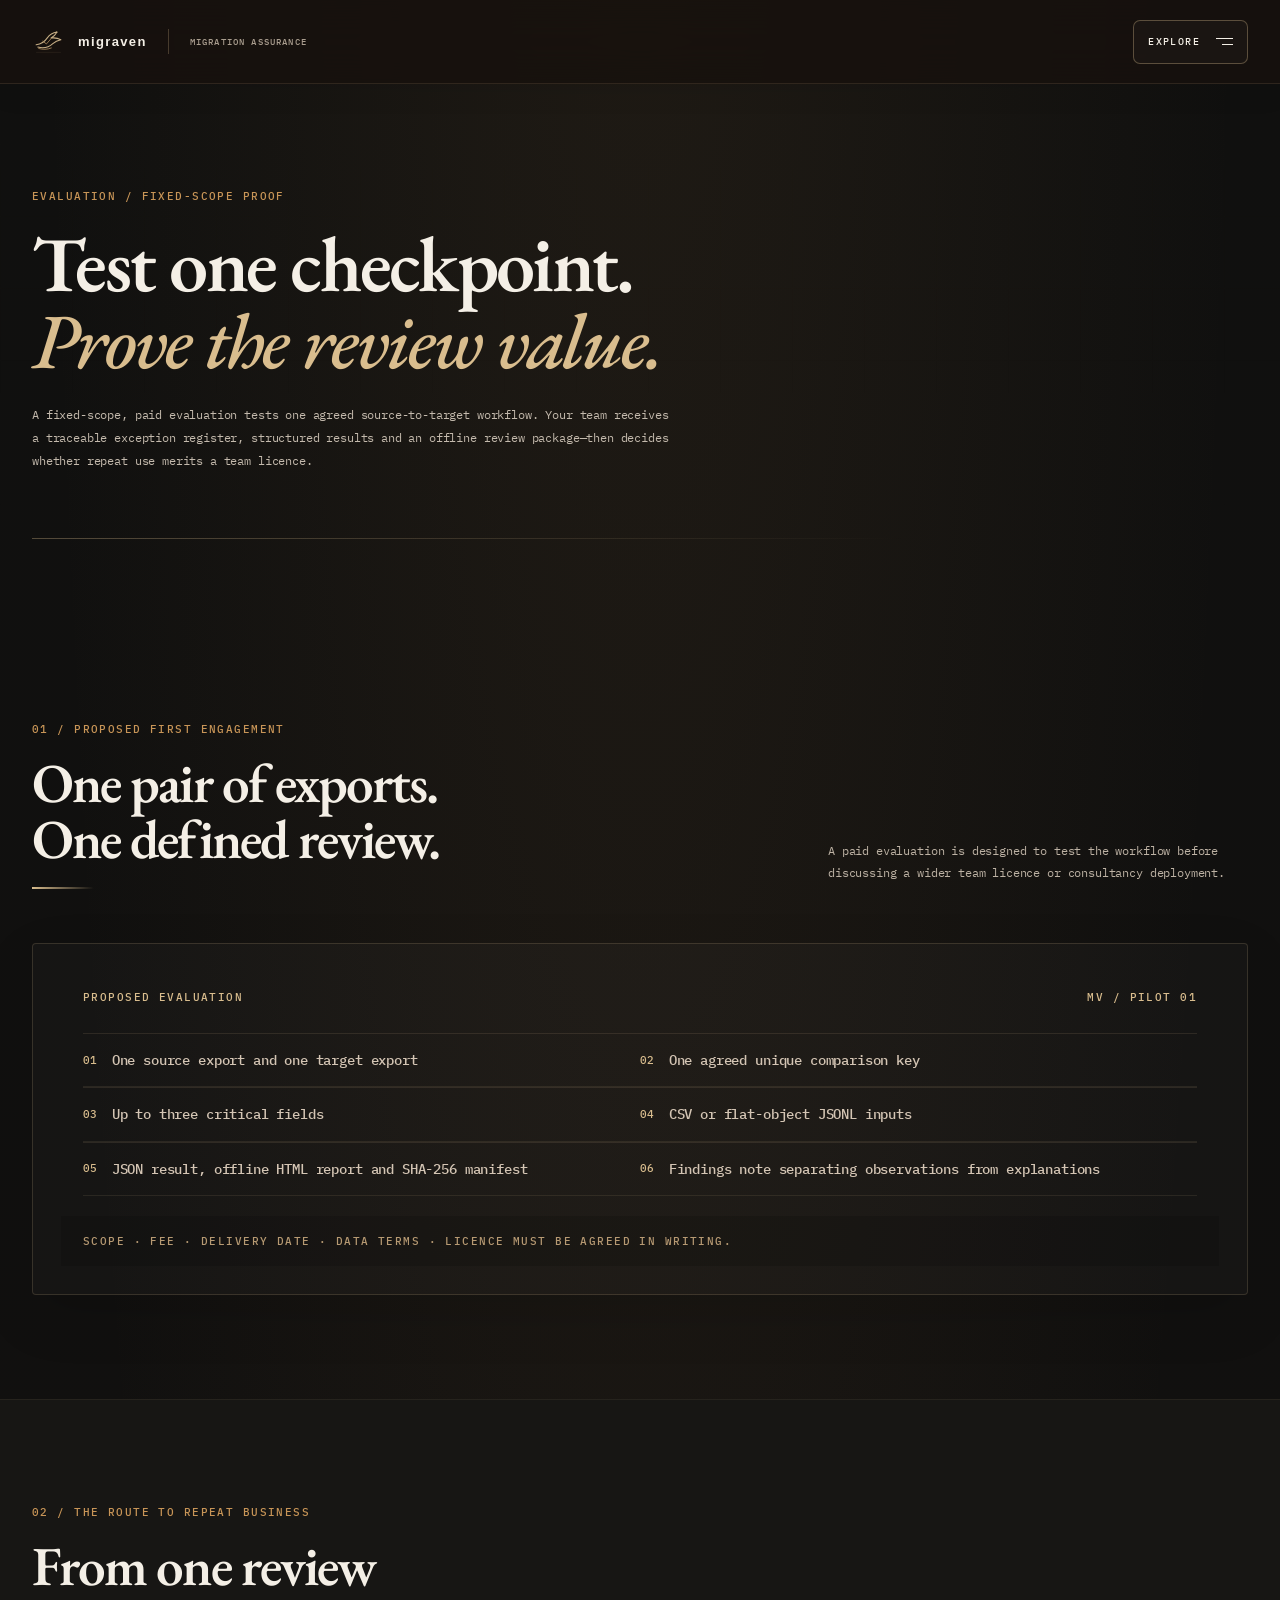
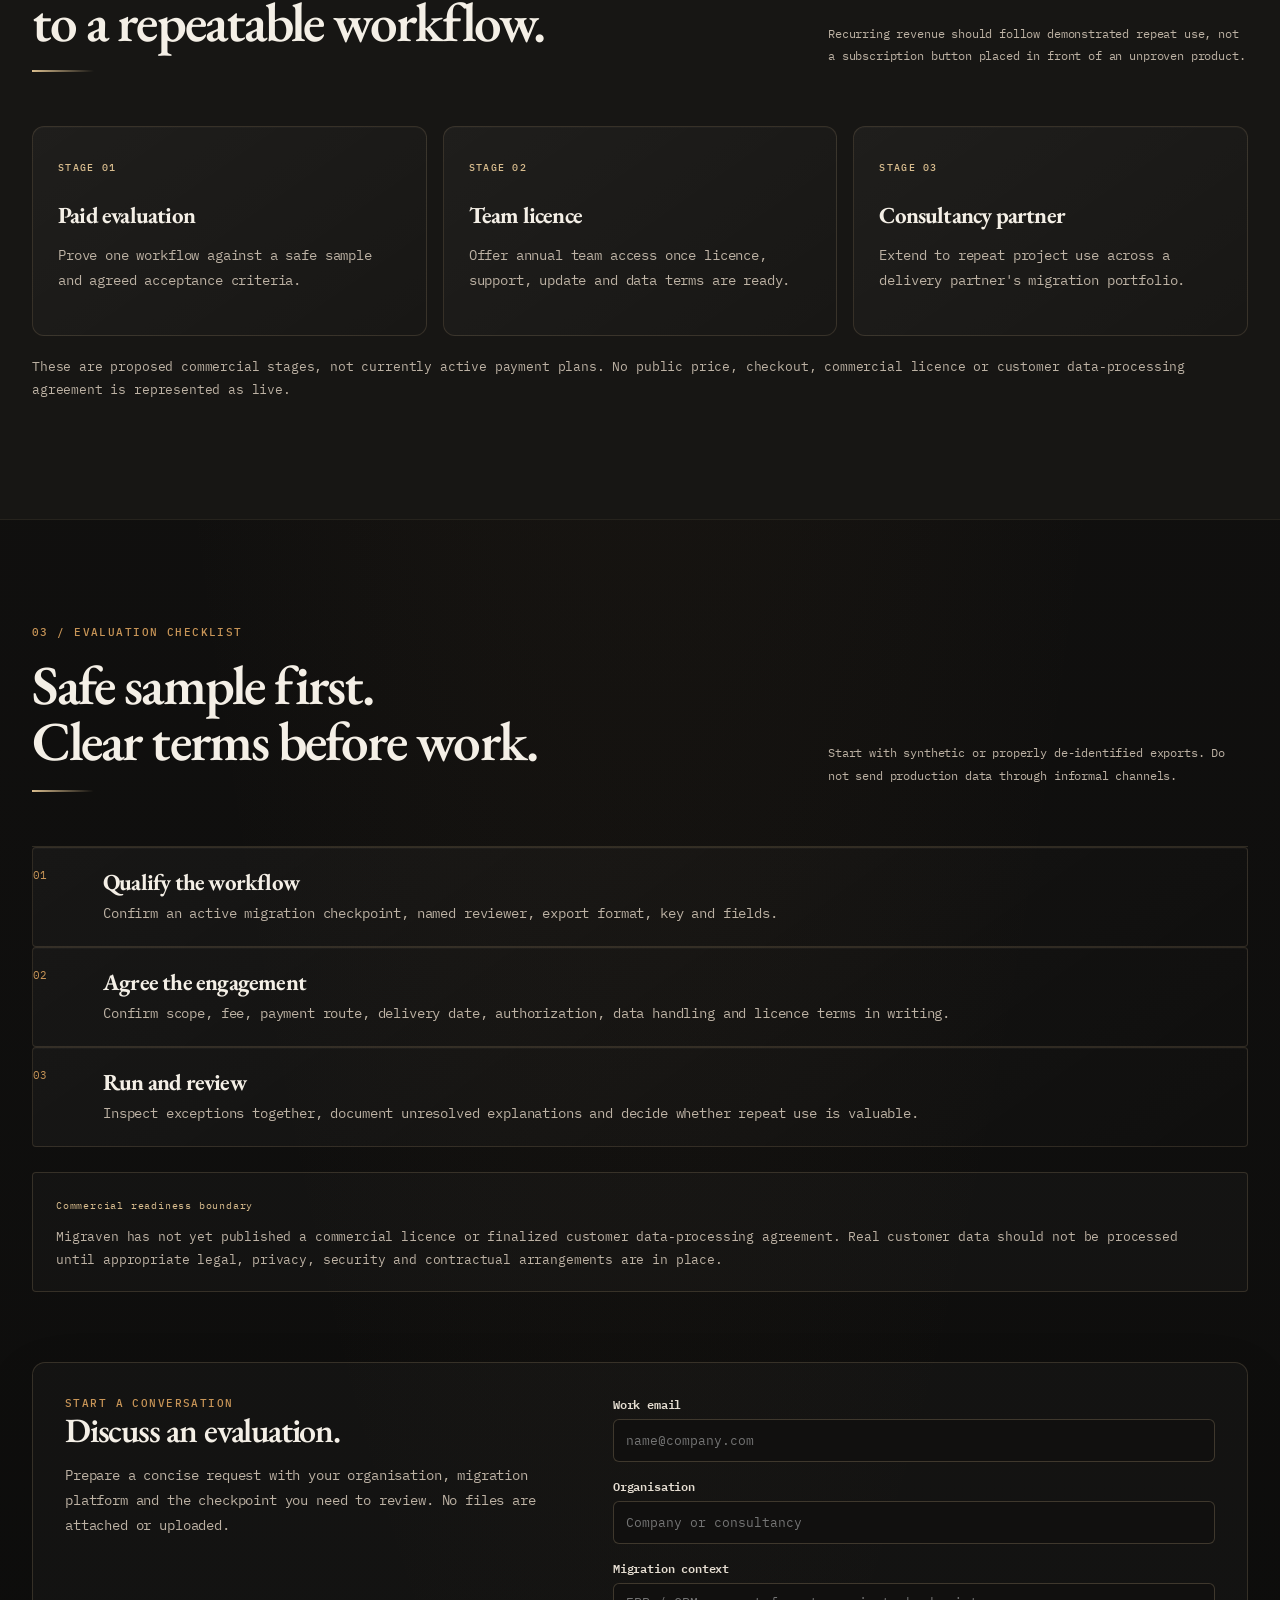
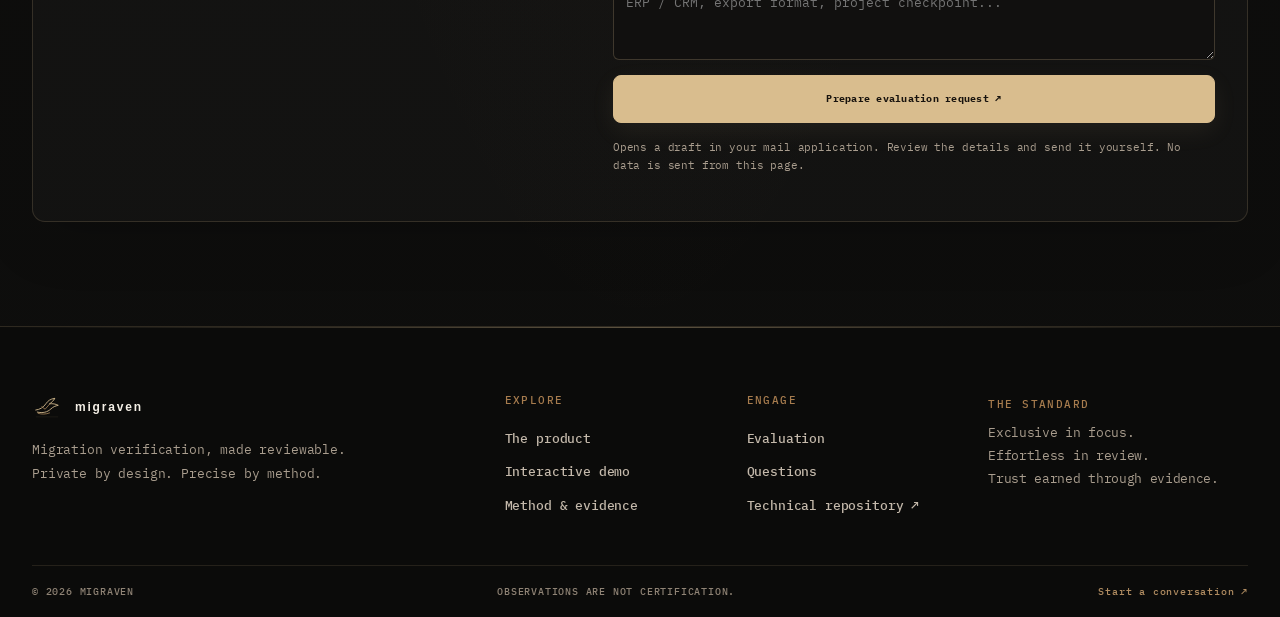
<file: website/evaluation.html>
<!doctype html>
<html lang="en"><head><meta charset="utf-8"><meta name="viewport" content="width=device-width,initial-scale=1"><meta name="theme-color" content="#11100f"><meta name="description" content="Discuss a bounded, paid Migraven evaluation for migration delivery and assurance teams."><title>Evaluation — Migraven</title><link rel="icon" href="assets/mark.svg" type="image/svg+xml"><link rel="preconnect" href="https://fonts.googleapis.com"><link rel="preconnect" href="https://fonts.gstatic.com" crossorigin><link href="https://fonts.googleapis.com/css2?family=EB+Garamond:wght@400;500;600;700&family=IBM+Plex+Mono:wght@400;500;600&family=Syncopate:wght@700&display=swap" rel="stylesheet"><link rel="stylesheet" href="assets/site.css"><script defer src="assets/site.js"></script></head><body>
<header class="site-header">
<a class="brand" href="index.html" aria-label="Migraven home"><img src="assets/mark.svg" alt=""><span class="brand-word">migraven</span><span class="brand-divider"></span><span class="brand-caption">MIGRATION ASSURANCE</span></a>
<button class="menu-toggle" type="button" aria-expanded="false" aria-controls="site-nav" aria-label="Open navigation menu"><span class="menu-toggle-label">Explore</span><span class="menu-toggle-icon" aria-hidden="true"><i></i><i></i></span></button>
<nav id="site-nav" class="site-nav" aria-label="Main navigation">
<div class="menu-topline"><span>THE MIGRAVEN INDEX</span><span>DESTINATIONS / 06</span></div>
<div class="menu-links">
<a class="menu-link" href="index.html" data-page="index.html"><span class="menu-link-index">01</span><span class="menu-link-name">Overview</span><span class="menu-link-arrow">↗</span></a>
<a class="menu-link" href="product.html" data-page="product.html"><span class="menu-link-index">02</span><span class="menu-link-name">Product</span><span class="menu-link-arrow">↗</span></a>
<a class="menu-link" href="demo.html" data-page="demo.html"><span class="menu-link-index">03</span><span class="menu-link-name">Live demonstration</span><span class="menu-link-arrow">↗</span></a>
<a class="menu-link" href="method.html" data-page="method.html"><span class="menu-link-index">04</span><span class="menu-link-name">Method & evidence</span><span class="menu-link-arrow">↗</span></a>
<a class="menu-link" href="evaluation.html" data-page="evaluation.html" aria-current="page"><span class="menu-link-index">05</span><span class="menu-link-name">Evaluation</span><span class="menu-link-arrow">↗</span></a>
<a class="menu-link" href="faq.html" data-page="faq.html"><span class="menu-link-index">06</span><span class="menu-link-name">Questions</span><span class="menu-link-arrow">↗</span></a>
</div>
<div class="menu-bottom"><div class="menu-bottom-copy"><span>FOR MIGRATION DELIVERY TEAMS</span><strong>Make the evidence reviewable.</strong></div><a class="menu-cta" href="evaluation.html">Discuss an evaluation <span>→</span></a></div>
</nav></header>
<main><section class="page-hero wrap"><span class="eyebrow">EVALUATION / FIXED-SCOPE PROOF</span><h1>Test one checkpoint.<br><span>Prove the review value.</span></h1><p>A fixed-scope, paid evaluation tests one agreed source-to-target workflow. Your team receives a traceable exception register, structured results and an offline review package—then decides whether repeat use merits a team licence.</p></section>
<section class="section wrap"><div class="section-head"><div><span class="eyebrow">01 / PROPOSED FIRST ENGAGEMENT</span><h2>One pair of exports.<br>One defined review.</h2></div><p>A paid evaluation is designed to test the workflow before discussing a wider team licence or consultancy deployment.</p></div><div class="evaluation-card"><div class="evaluation-card-top"><span>PROPOSED EVALUATION</span><span>MV / PILOT 01</span></div><div class="evaluation-items"><div><b>01</b><span>One source export and one target export</span></div><div><b>02</b><span>One agreed unique comparison key</span></div><div><b>03</b><span>Up to three critical fields</span></div><div><b>04</b><span>CSV or flat-object JSONL inputs</span></div><div><b>05</b><span>JSON result, offline HTML report and SHA-256 manifest</span></div><div><b>06</b><span>Findings note separating observations from explanations</span></div></div><div class="evaluation-card-bottom">SCOPE · FEE · DELIVERY DATE · DATA TERMS · LICENCE MUST BE AGREED IN WRITING.</div></div></section>
<section class="section section-alt"><div class="wrap"><div class="section-head"><div><span class="eyebrow">02 / THE ROUTE TO REPEAT BUSINESS</span><h2>From one review<br>to a repeatable workflow.</h2></div><p>Recurring revenue should follow demonstrated repeat use, not a subscription button placed in front of an unproven product.</p></div><div class="commercial-grid"><article><span>STAGE 01</span><h3>Paid evaluation</h3><p>Prove one workflow against a safe sample and agreed acceptance criteria.</p></article><article><span>STAGE 02</span><h3>Team licence</h3><p>Offer annual team access once licence, support, update and data terms are ready.</p></article><article><span>STAGE 03</span><h3>Consultancy partner</h3><p>Extend to repeat project use across a delivery partner's migration portfolio.</p></article></div><p class="commercial-note">These are proposed commercial stages, not currently active payment plans. No public price, checkout, commercial licence or customer data-processing agreement is represented as live.</p></div></section>
<section class="section wrap"><div class="section-head"><div><span class="eyebrow">03 / EVALUATION CHECKLIST</span><h2>Safe sample first.<br>Clear terms before work.</h2></div><p>Start with synthetic or properly de-identified exports. Do not send production data through informal channels.</p></div><div class="evaluation-steps"><article><b>01</b><div><h3>Qualify the workflow</h3><p>Confirm an active migration checkpoint, named reviewer, export format, key and fields.</p></div></article><article><b>02</b><div><h3>Agree the engagement</h3><p>Confirm scope, fee, payment route, delivery date, authorization, data handling and licence terms in writing.</p></div></article><article><b>03</b><div><h3>Run and review</h3><p>Inspect exceptions together, document unresolved explanations and decide whether repeat use is valuable.</p></div></article></div><div class="notice"><b>Commercial readiness boundary</b><p>Migraven has not yet published a commercial licence or finalized customer data-processing agreement. Real customer data should not be processed until appropriate legal, privacy, security and contractual arrangements are in place.</p></div><div class="request-panel"><div><span class="eyebrow">START A CONVERSATION</span><h2>Discuss an evaluation.</h2><p>Prepare a concise request with your organisation, migration platform and the checkpoint you need to review. No files are attached or uploaded.</p></div><form class="request-form" data-request-form><label>Work email<input name="email" type="email" required placeholder="name@company.com"></label><label>Organisation<input name="company" required placeholder="Company or consultancy"></label><label>Migration context<textarea name="context" rows="3" required placeholder="ERP / CRM, export format, project checkpoint..."></textarea></label><button class="button button-primary" type="submit">Prepare evaluation request ↗</button><small>Opens a draft in your mail application. Review the details and send it yourself. No data is sent from this page.</small><p class="form-feedback" data-form-feedback role="status"></p></form></div></section></main>
<footer class="site-footer"><div class="wrap footer-main"><div class="footer-brand-block"><a class="brand footer-brand" href="index.html"><img src="assets/mark.svg" alt=""><span class="brand-word">migraven</span></a><p>Migration verification, made reviewable.<br>Private by design. Precise by method.</p></div><div class="footer-column"><span class="footer-label">EXPLORE</span><a href="product.html">The product</a><a href="demo.html">Interactive demo</a><a href="method.html">Method & evidence</a></div><div class="footer-column"><span class="footer-label">ENGAGE</span><a href="evaluation.html">Evaluation</a><a href="faq.html">Questions</a><a href="https://github.com/DT-09/Migraven">Technical repository ↗</a></div><div class="footer-note"><span class="footer-label">THE STANDARD</span><p>Exclusive in focus.<br>Effortless in review.<br>Trust earned through evidence.</p></div></div><div class="wrap footer-bottom"><span>© 2026 MIGRAVEN</span><span>OBSERVATIONS ARE NOT CERTIFICATION.</span><a href="evaluation.html">Start a conversation ↗</a></div></footer></body></html>
</file>
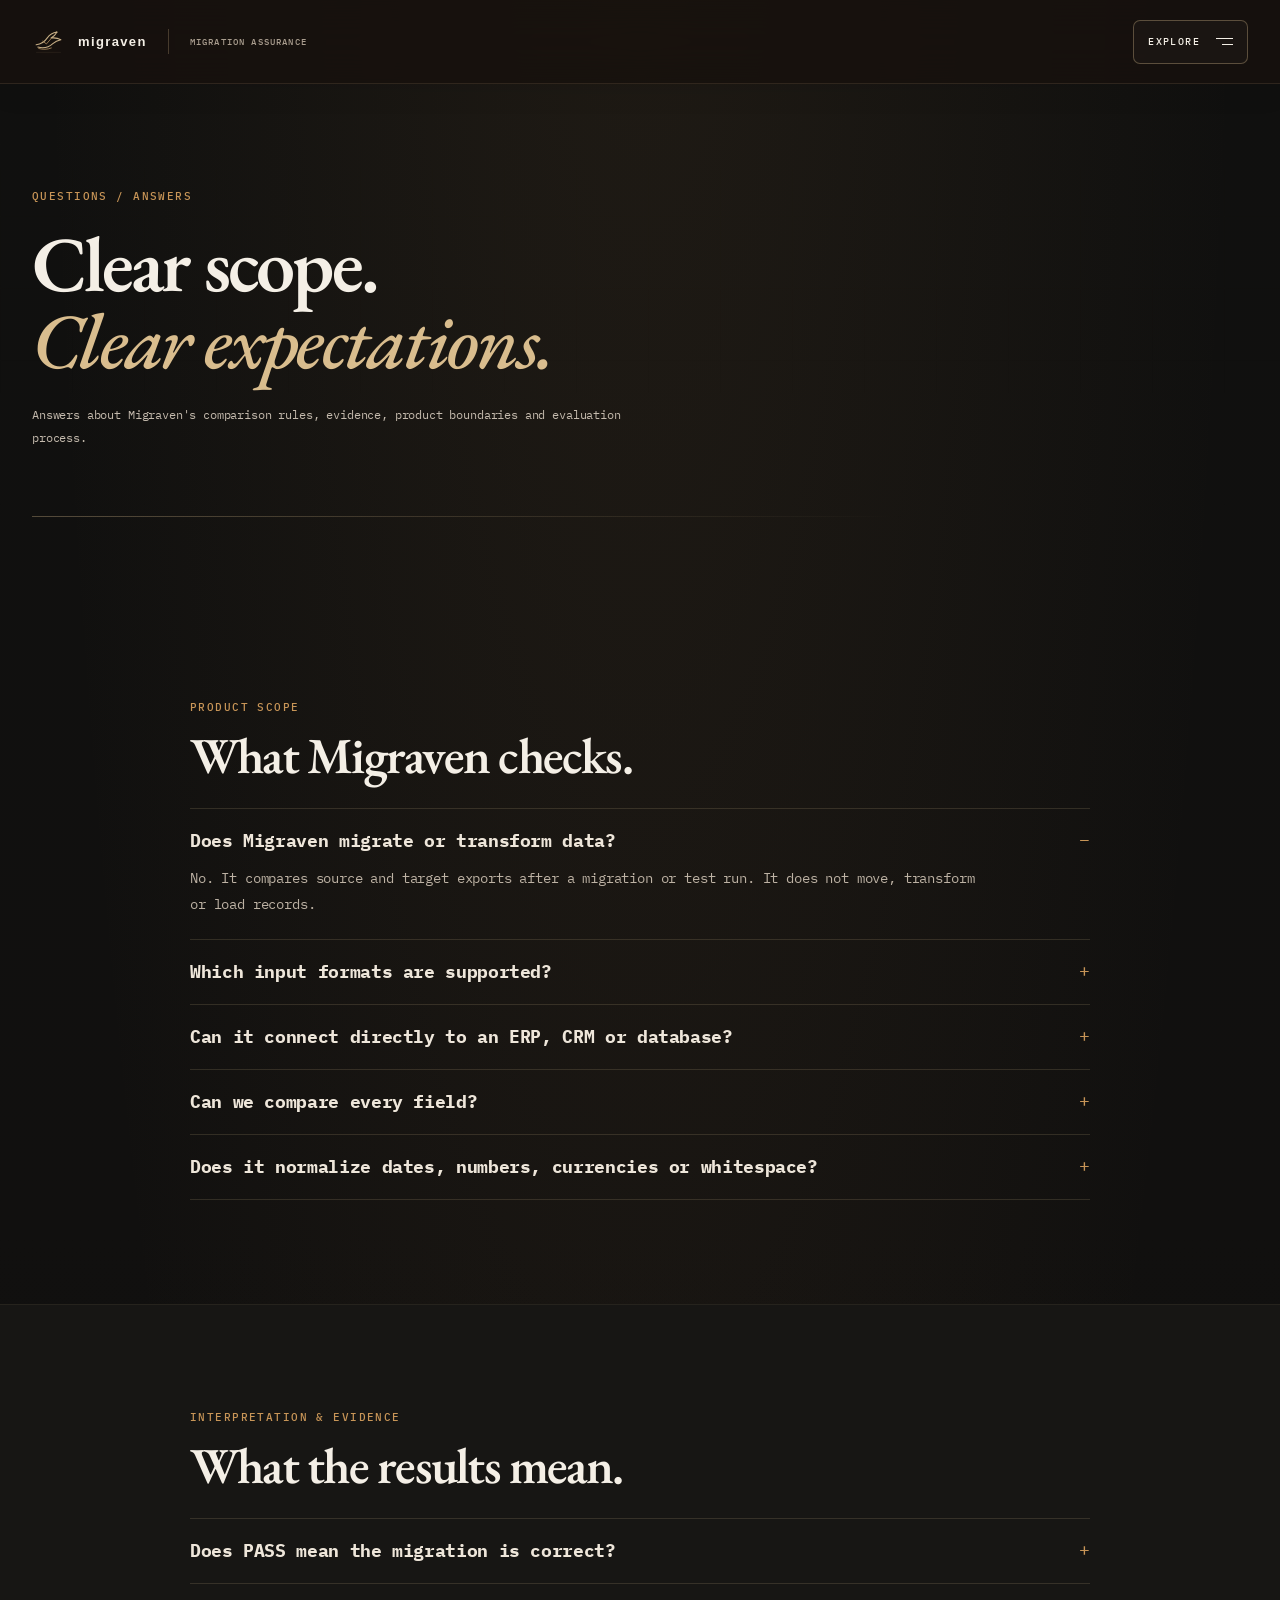
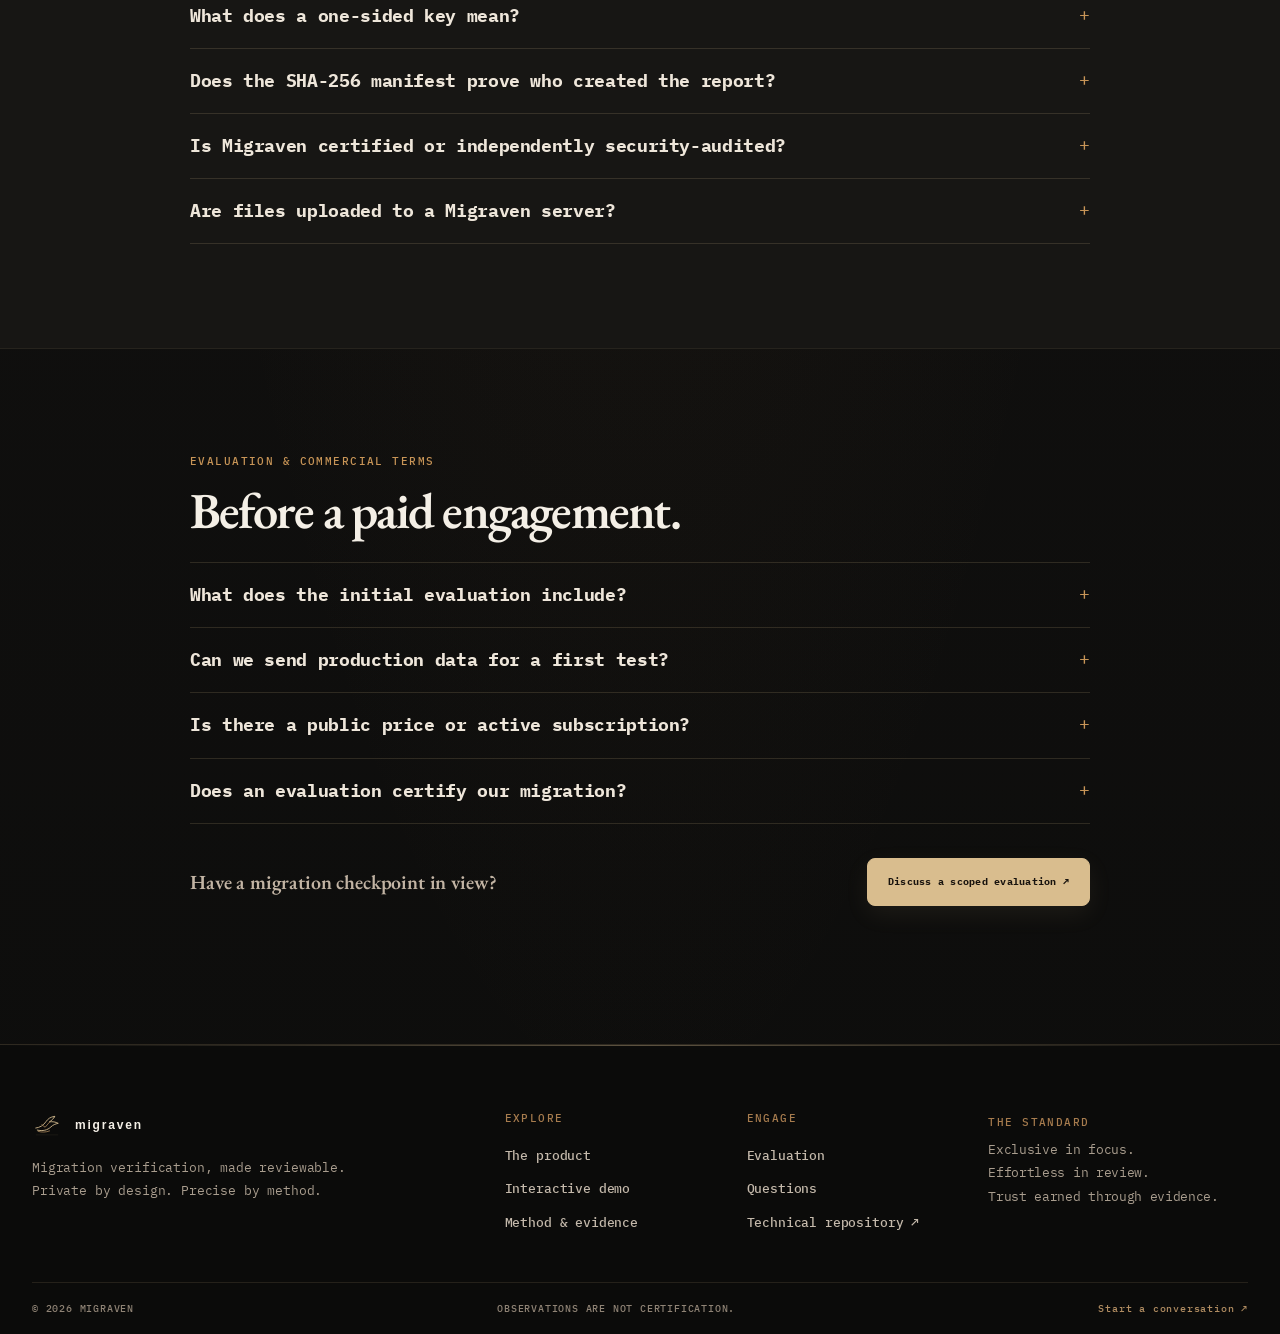
<file: website/faq.html>
<!doctype html>
<html lang="en"><head><meta charset="utf-8"><meta name="viewport" content="width=device-width,initial-scale=1"><meta name="theme-color" content="#11100f"><meta name="description" content="Answers about Migraven's migration export checks, evidence, privacy boundaries and commercial evaluation."><title>FAQ — Migraven</title><link rel="icon" href="assets/mark.svg" type="image/svg+xml"><link rel="preconnect" href="https://fonts.googleapis.com"><link rel="preconnect" href="https://fonts.gstatic.com" crossorigin><link href="https://fonts.googleapis.com/css2?family=EB+Garamond:wght@400;500;600;700&family=IBM+Plex+Mono:wght@400;500;600&family=Syncopate:wght@700&display=swap" rel="stylesheet"><link rel="stylesheet" href="assets/site.css"><script defer src="assets/site.js"></script></head><body>
<header class="site-header">
<a class="brand" href="index.html" aria-label="Migraven home"><img src="assets/mark.svg" alt=""><span class="brand-word">migraven</span><span class="brand-divider"></span><span class="brand-caption">MIGRATION ASSURANCE</span></a>
<button class="menu-toggle" type="button" aria-expanded="false" aria-controls="site-nav" aria-label="Open navigation menu"><span class="menu-toggle-label">Explore</span><span class="menu-toggle-icon" aria-hidden="true"><i></i><i></i></span></button>
<nav id="site-nav" class="site-nav" aria-label="Main navigation">
<div class="menu-topline"><span>THE MIGRAVEN INDEX</span><span>DESTINATIONS / 06</span></div>
<div class="menu-links">
<a class="menu-link" href="index.html" data-page="index.html"><span class="menu-link-index">01</span><span class="menu-link-name">Overview</span><span class="menu-link-arrow">↗</span></a>
<a class="menu-link" href="product.html" data-page="product.html"><span class="menu-link-index">02</span><span class="menu-link-name">Product</span><span class="menu-link-arrow">↗</span></a>
<a class="menu-link" href="demo.html" data-page="demo.html"><span class="menu-link-index">03</span><span class="menu-link-name">Live demonstration</span><span class="menu-link-arrow">↗</span></a>
<a class="menu-link" href="method.html" data-page="method.html"><span class="menu-link-index">04</span><span class="menu-link-name">Method & evidence</span><span class="menu-link-arrow">↗</span></a>
<a class="menu-link" href="evaluation.html" data-page="evaluation.html"><span class="menu-link-index">05</span><span class="menu-link-name">Evaluation</span><span class="menu-link-arrow">↗</span></a>
<a class="menu-link" href="faq.html" data-page="faq.html" aria-current="page"><span class="menu-link-index">06</span><span class="menu-link-name">Questions</span><span class="menu-link-arrow">↗</span></a>
</div>
<div class="menu-bottom"><div class="menu-bottom-copy"><span>FOR MIGRATION DELIVERY TEAMS</span><strong>Make the evidence reviewable.</strong></div><a class="menu-cta" href="evaluation.html">Discuss an evaluation <span>→</span></a></div>
</nav></header>
<main><section class="page-hero wrap"><span class="eyebrow">QUESTIONS / ANSWERS</span><h1>Clear scope.<br><span>Clear expectations.</span></h1><p>Answers about Migraven's comparison rules, evidence, product boundaries and evaluation process.</p></section>
<section class="section wrap faq-section"><span class="eyebrow">PRODUCT SCOPE</span><h2>What Migraven checks.</h2><details open><summary>Does Migraven migrate or transform data?</summary><p>No. It compares source and target exports after a migration or test run. It does not move, transform or load records.</p></details><details><summary>Which input formats are supported?</summary><p>The C17 engine supports CSV and flat-object JSONL. Nested JSON arrays and objects are not supported. The browser demonstration currently accepts CSV only.</p></details><details><summary>Can it connect directly to an ERP, CRM or database?</summary><p>No. The current workflow uses exported files. Database connectors and direct integrations are not part of the current product.</p></details><details><summary>Can we compare every field?</summary><p>The operator selects up to 32 fields per C17 engine run. Each selected field is checked independently against one required unique key.</p></details><details><summary>Does it normalize dates, numbers, currencies or whitespace?</summary><p>No. Migraven uses exact string equality. Values such as 10 and 10.0 are different. Any required normalization must be agreed and performed upstream.</p></details></section>
<section class="section section-alt"><div class="wrap faq-section"><span class="eyebrow">INTERPRETATION & EVIDENCE</span><h2>What the results mean.</h2><details><summary>Does PASS mean the migration is correct?</summary><p>No. PASS means the selected field values matched exactly for paired keys. It says nothing about unselected fields, extraction completeness, relationships, transformation logic or business meaning.</p></details><details><summary>What does a one-sided key mean?</summary><p>It means the key appeared in only one input. That is an observation, not proof of a missing-record defect. Investigate extraction scope, timing, mapping and source completeness.</p></details><details><summary>Does the SHA-256 manifest prove who created the report?</summary><p>No. The manifest is unsigned. It records hashes and byte sizes so changes can be detected relative to that manifest, but it does not establish author identity or prevent replacement of both the manifest and files.</p></details><details><summary>Is Migraven certified or independently security-audited?</summary><p>No certification or independent security assessment is claimed. Teams must assess the tool against their own security, procurement and operational requirements.</p></details><details><summary>Are files uploaded to a Migraven server?</summary><p>The documented CLI workflow runs locally. The website demo also processes selected CSV files in the browser and does not upload them. No hosted customer-data service is currently offered.</p></details></div></section>
<section class="section wrap faq-section"><span class="eyebrow">EVALUATION & COMMERCIAL TERMS</span><h2>Before a paid engagement.</h2><details><summary>What does the initial evaluation include?</summary><p>One source/target dataset pair, one agreed unique key, up to three critical fields, JSON results, an offline HTML report, a SHA-256 manifest and a short findings note.</p></details><details><summary>Can we send production data for a first test?</summary><p>Start with synthetic or appropriately de-identified exports. Real-data processing requires written authorization and agreed transfer, access, retention and deletion controls. Do not send confidential files through informal channels.</p></details><details><summary>Is there a public price or active subscription?</summary><p>No validated public price, checkout or published commercial licence exists yet. Scope, fee, delivery date, payment route and licence terms must be agreed in writing before work starts.</p></details><details><summary>Does an evaluation certify our migration?</summary><p>No. Acceptance confirms delivery of the agreed comparison artifacts. It does not certify migration correctness, completeness or regulatory compliance.</p></details><div class="faq-cta"><p>Have a migration checkpoint in view?</p><a class="button button-primary" href="evaluation.html">Discuss a scoped evaluation ↗</a></div></section></main>
<footer class="site-footer"><div class="wrap footer-main"><div class="footer-brand-block"><a class="brand footer-brand" href="index.html"><img src="assets/mark.svg" alt=""><span class="brand-word">migraven</span></a><p>Migration verification, made reviewable.<br>Private by design. Precise by method.</p></div><div class="footer-column"><span class="footer-label">EXPLORE</span><a href="product.html">The product</a><a href="demo.html">Interactive demo</a><a href="method.html">Method & evidence</a></div><div class="footer-column"><span class="footer-label">ENGAGE</span><a href="evaluation.html">Evaluation</a><a href="faq.html">Questions</a><a href="https://github.com/DT-09/Migraven">Technical repository ↗</a></div><div class="footer-note"><span class="footer-label">THE STANDARD</span><p>Exclusive in focus.<br>Effortless in review.<br>Trust earned through evidence.</p></div></div><div class="wrap footer-bottom"><span>© 2026 MIGRAVEN</span><span>OBSERVATIONS ARE NOT CERTIFICATION.</span><a href="evaluation.html">Start a conversation ↗</a></div></footer></body></html>
</file>
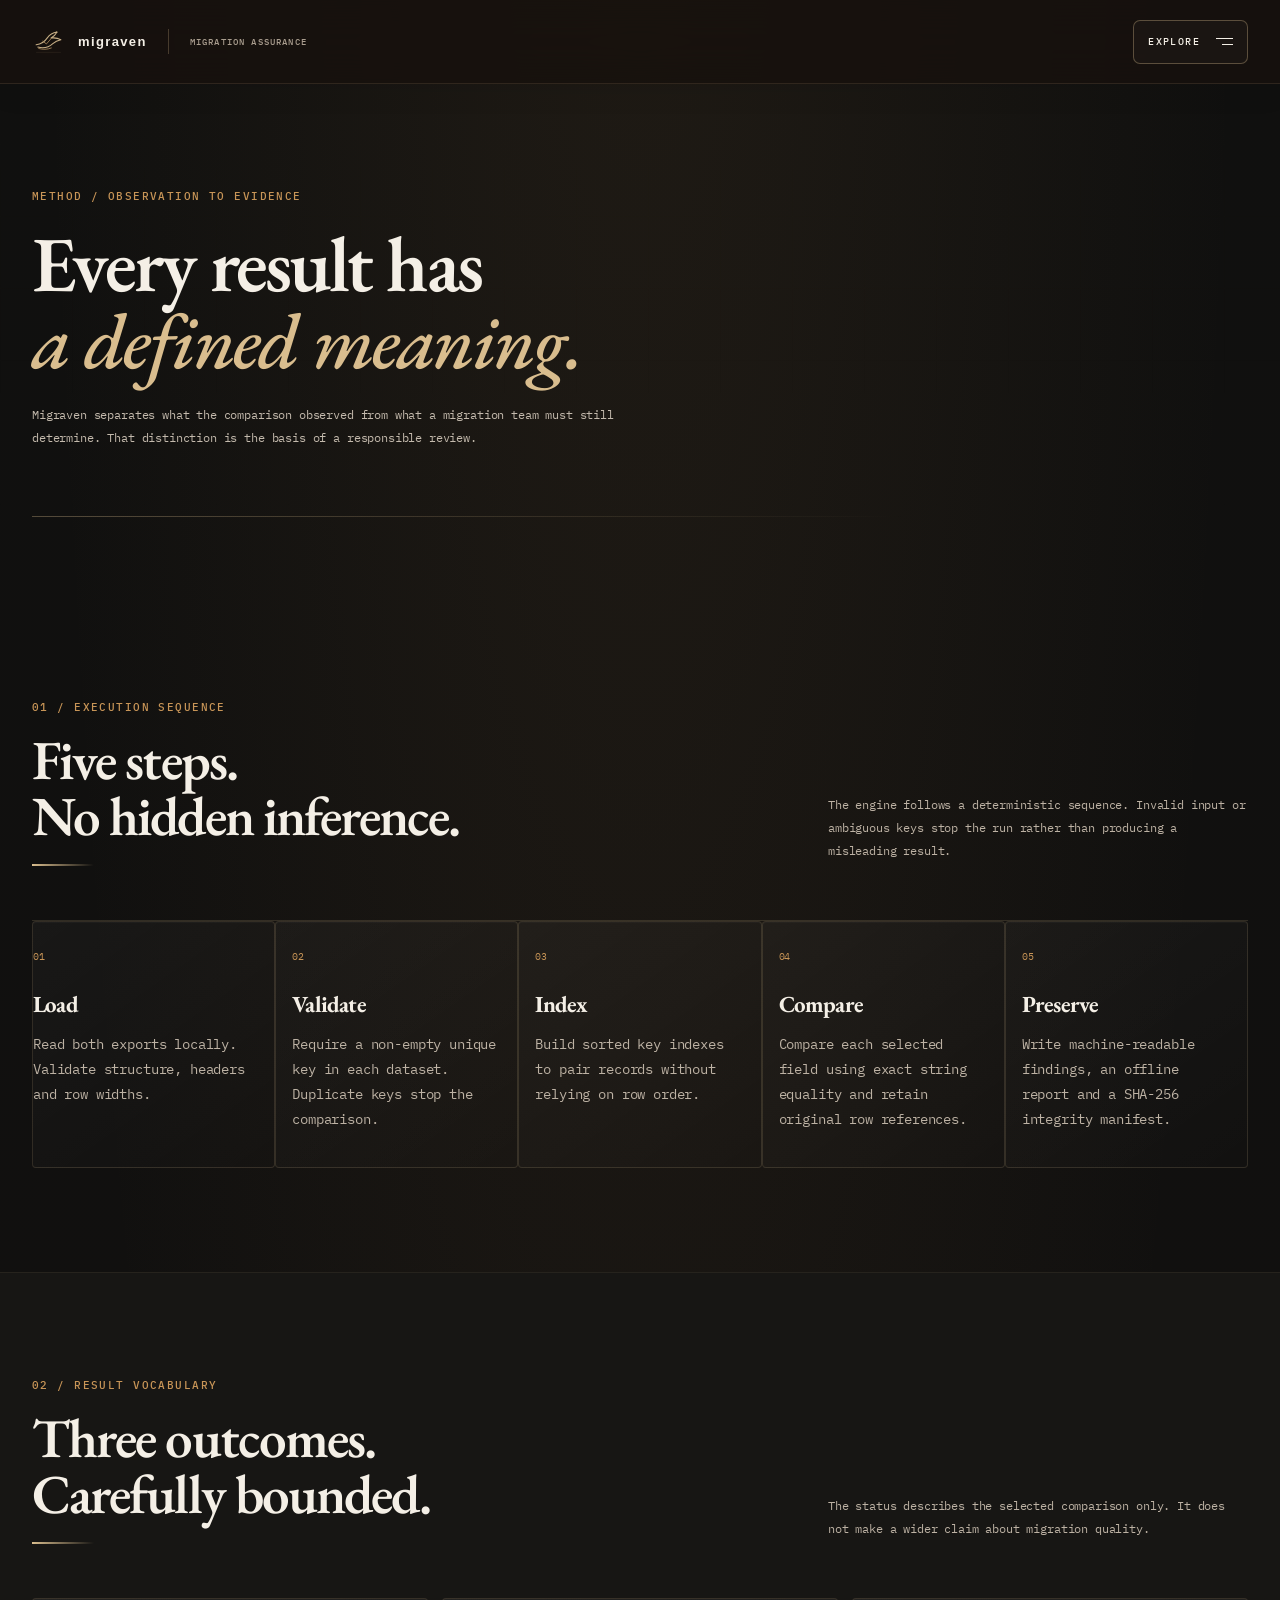
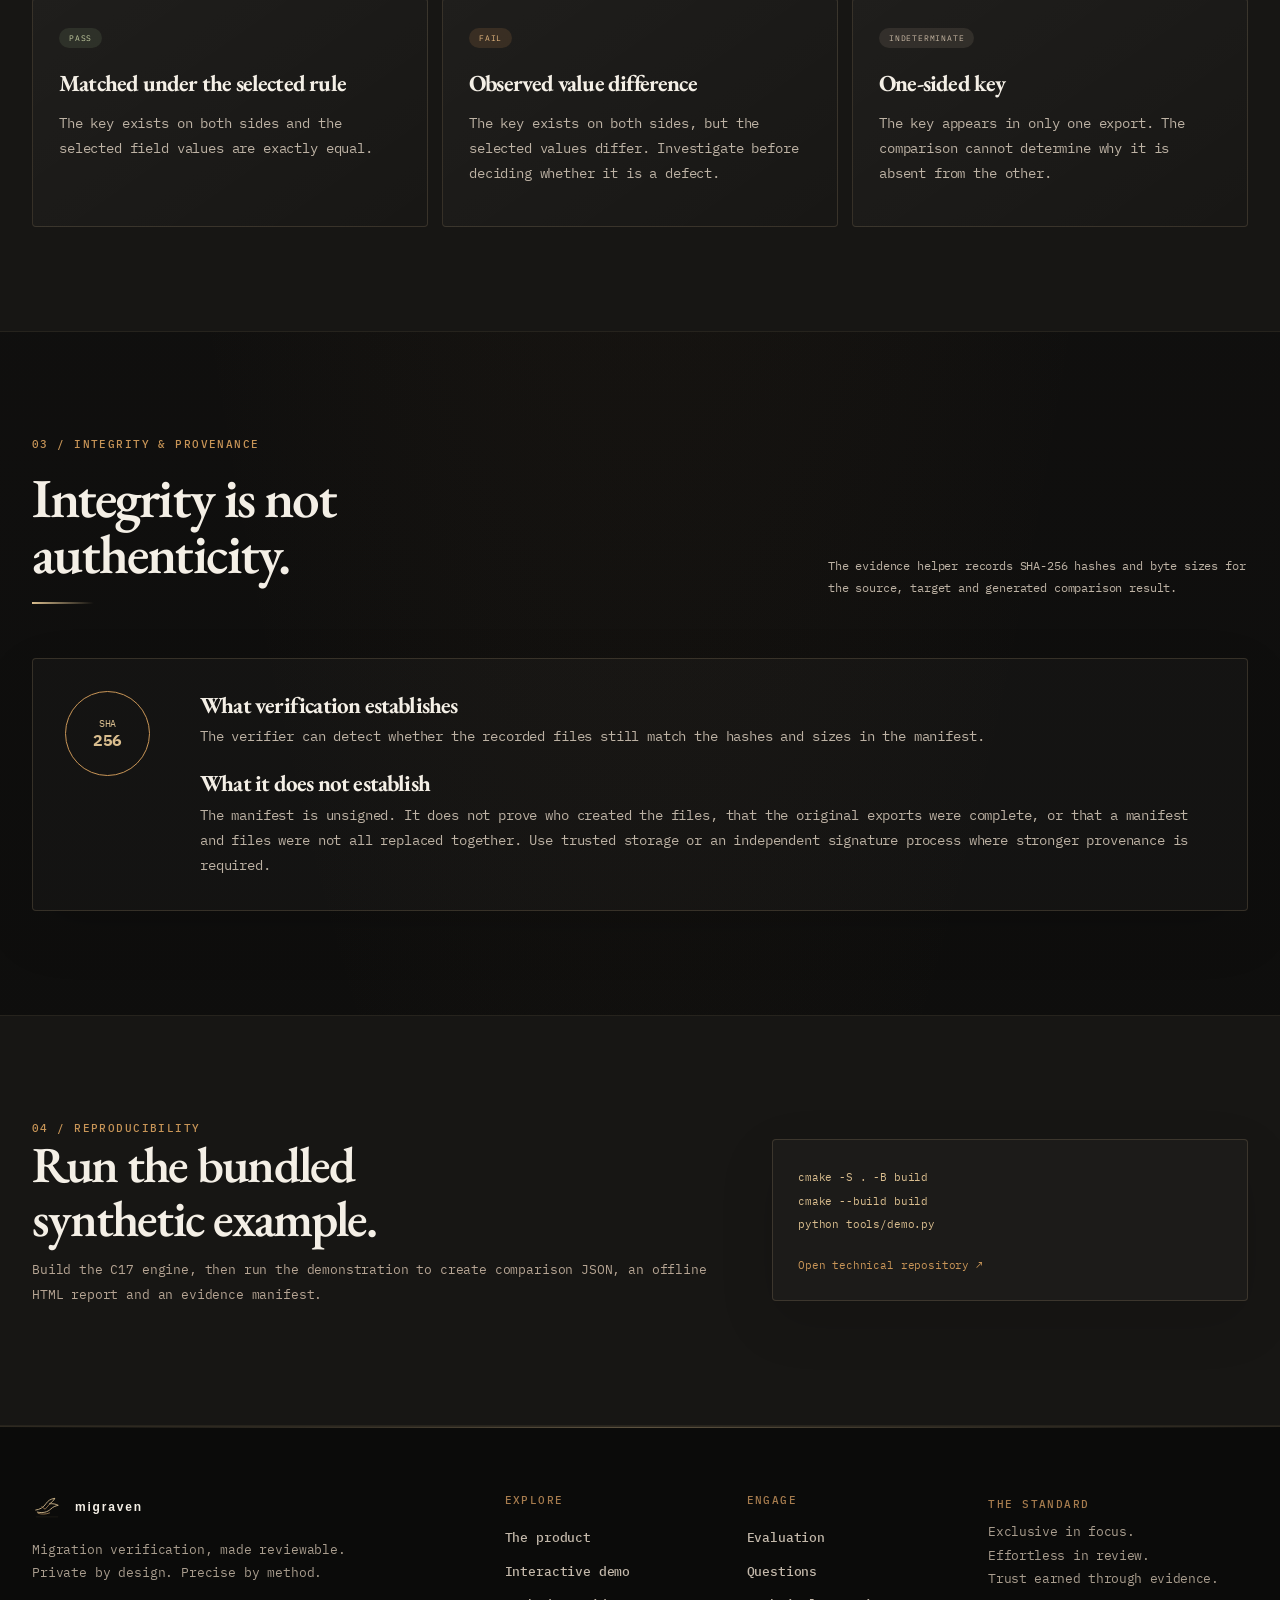
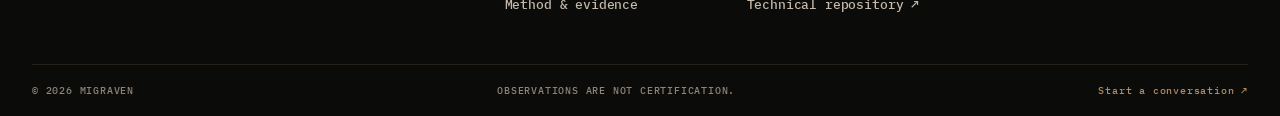
<file: website/method.html>
<!doctype html>
<html lang="en"><head><meta charset="utf-8"><meta name="viewport" content="width=device-width,initial-scale=1"><meta name="theme-color" content="#11100f"><meta name="description" content="Understand Migraven's deterministic comparison method, result statuses and evidence integrity boundaries."><title>Method — Migraven</title><link rel="icon" href="assets/mark.svg" type="image/svg+xml"><link rel="preconnect" href="https://fonts.googleapis.com"><link rel="preconnect" href="https://fonts.gstatic.com" crossorigin><link href="https://fonts.googleapis.com/css2?family=EB+Garamond:wght@400;500;600;700&family=IBM+Plex+Mono:wght@400;500;600&family=Syncopate:wght@700&display=swap" rel="stylesheet"><link rel="stylesheet" href="assets/site.css"><script defer src="assets/site.js"></script></head><body>
<header class="site-header">
<a class="brand" href="index.html" aria-label="Migraven home"><img src="assets/mark.svg" alt=""><span class="brand-word">migraven</span><span class="brand-divider"></span><span class="brand-caption">MIGRATION ASSURANCE</span></a>
<button class="menu-toggle" type="button" aria-expanded="false" aria-controls="site-nav" aria-label="Open navigation menu"><span class="menu-toggle-label">Explore</span><span class="menu-toggle-icon" aria-hidden="true"><i></i><i></i></span></button>
<nav id="site-nav" class="site-nav" aria-label="Main navigation">
<div class="menu-topline"><span>THE MIGRAVEN INDEX</span><span>DESTINATIONS / 06</span></div>
<div class="menu-links">
<a class="menu-link" href="index.html" data-page="index.html"><span class="menu-link-index">01</span><span class="menu-link-name">Overview</span><span class="menu-link-arrow">↗</span></a>
<a class="menu-link" href="product.html" data-page="product.html"><span class="menu-link-index">02</span><span class="menu-link-name">Product</span><span class="menu-link-arrow">↗</span></a>
<a class="menu-link" href="demo.html" data-page="demo.html"><span class="menu-link-index">03</span><span class="menu-link-name">Live demonstration</span><span class="menu-link-arrow">↗</span></a>
<a class="menu-link" href="method.html" data-page="method.html" aria-current="page"><span class="menu-link-index">04</span><span class="menu-link-name">Method & evidence</span><span class="menu-link-arrow">↗</span></a>
<a class="menu-link" href="evaluation.html" data-page="evaluation.html"><span class="menu-link-index">05</span><span class="menu-link-name">Evaluation</span><span class="menu-link-arrow">↗</span></a>
<a class="menu-link" href="faq.html" data-page="faq.html"><span class="menu-link-index">06</span><span class="menu-link-name">Questions</span><span class="menu-link-arrow">↗</span></a>
</div>
<div class="menu-bottom"><div class="menu-bottom-copy"><span>FOR MIGRATION DELIVERY TEAMS</span><strong>Make the evidence reviewable.</strong></div><a class="menu-cta" href="evaluation.html">Discuss an evaluation <span>→</span></a></div>
</nav></header>
<main><section class="page-hero wrap"><span class="eyebrow">METHOD / OBSERVATION TO EVIDENCE</span><h1>Every result has<br><span>a defined meaning.</span></h1><p>Migraven separates what the comparison observed from what a migration team must still determine. That distinction is the basis of a responsible review.</p></section>
<section class="section wrap"><div class="section-head"><div><span class="eyebrow">01 / EXECUTION SEQUENCE</span><h2>Five steps.<br>No hidden inference.</h2></div><p>The engine follows a deterministic sequence. Invalid input or ambiguous keys stop the run rather than producing a misleading result.</p></div><div class="method-steps"><article><span>01</span><h3>Load</h3><p>Read both exports locally. Validate structure, headers and row widths.</p></article><article><span>02</span><h3>Validate</h3><p>Require a non-empty unique key in each dataset. Duplicate keys stop the comparison.</p></article><article><span>03</span><h3>Index</h3><p>Build sorted key indexes to pair records without relying on row order.</p></article><article><span>04</span><h3>Compare</h3><p>Compare each selected field using exact string equality and retain original row references.</p></article><article><span>05</span><h3>Preserve</h3><p>Write machine-readable findings, an offline report and a SHA-256 integrity manifest.</p></article></div></section>
<section class="section section-alt"><div class="wrap"><div class="section-head"><div><span class="eyebrow">02 / RESULT VOCABULARY</span><h2>Three outcomes.<br>Carefully bounded.</h2></div><p>The status describes the selected comparison only. It does not make a wider claim about migration quality.</p></div><div class="status-grid"><article><span class="status-tag status-pass">PASS</span><h3>Matched under the selected rule</h3><p>The key exists on both sides and the selected field values are exactly equal.</p></article><article><span class="status-tag status-fail">FAIL</span><h3>Observed value difference</h3><p>The key exists on both sides, but the selected values differ. Investigate before deciding whether it is a defect.</p></article><article><span class="status-tag status-review">INDETERMINATE</span><h3>One-sided key</h3><p>The key appears in only one export. The comparison cannot determine why it is absent from the other.</p></article></div></div></section>
<section class="section wrap" id="evidence"><div class="section-head"><div><span class="eyebrow">03 / INTEGRITY & PROVENANCE</span><h2>Integrity is not<br>authenticity.</h2></div><p>The evidence helper records SHA-256 hashes and byte sizes for the source, target and generated comparison result.</p></div><div class="integrity-card"><div class="integrity-seal">SHA<br><b>256</b></div><div><h3>What verification establishes</h3><p>The verifier can detect whether the recorded files still match the hashes and sizes in the manifest.</p><h3>What it does not establish</h3><p>The manifest is unsigned. It does not prove who created the files, that the original exports were complete, or that a manifest and files were not all replaced together. Use trusted storage or an independent signature process where stronger provenance is required.</p></div></div></section>
<section class="section section-alt"><div class="wrap command-section"><div><span class="eyebrow">04 / REPRODUCIBILITY</span><h2>Run the bundled<br>synthetic example.</h2><p>Build the C17 engine, then run the demonstration to create comparison JSON, an offline HTML report and an evidence manifest.</p></div><div class="command-card"><code>cmake -S . -B build<br>cmake --build build<br>python tools/demo.py</code><a href="https://github.com/DT-09/Migraven">Open technical repository ↗</a></div></div></section></main>
<footer class="site-footer"><div class="wrap footer-main"><div class="footer-brand-block"><a class="brand footer-brand" href="index.html"><img src="assets/mark.svg" alt=""><span class="brand-word">migraven</span></a><p>Migration verification, made reviewable.<br>Private by design. Precise by method.</p></div><div class="footer-column"><span class="footer-label">EXPLORE</span><a href="product.html">The product</a><a href="demo.html">Interactive demo</a><a href="method.html">Method & evidence</a></div><div class="footer-column"><span class="footer-label">ENGAGE</span><a href="evaluation.html">Evaluation</a><a href="faq.html">Questions</a><a href="https://github.com/DT-09/Migraven">Technical repository ↗</a></div><div class="footer-note"><span class="footer-label">THE STANDARD</span><p>Exclusive in focus.<br>Effortless in review.<br>Trust earned through evidence.</p></div></div><div class="wrap footer-bottom"><span>© 2026 MIGRAVEN</span><span>OBSERVATIONS ARE NOT CERTIFICATION.</span><a href="evaluation.html">Start a conversation ↗</a></div></footer></body></html>
</file>
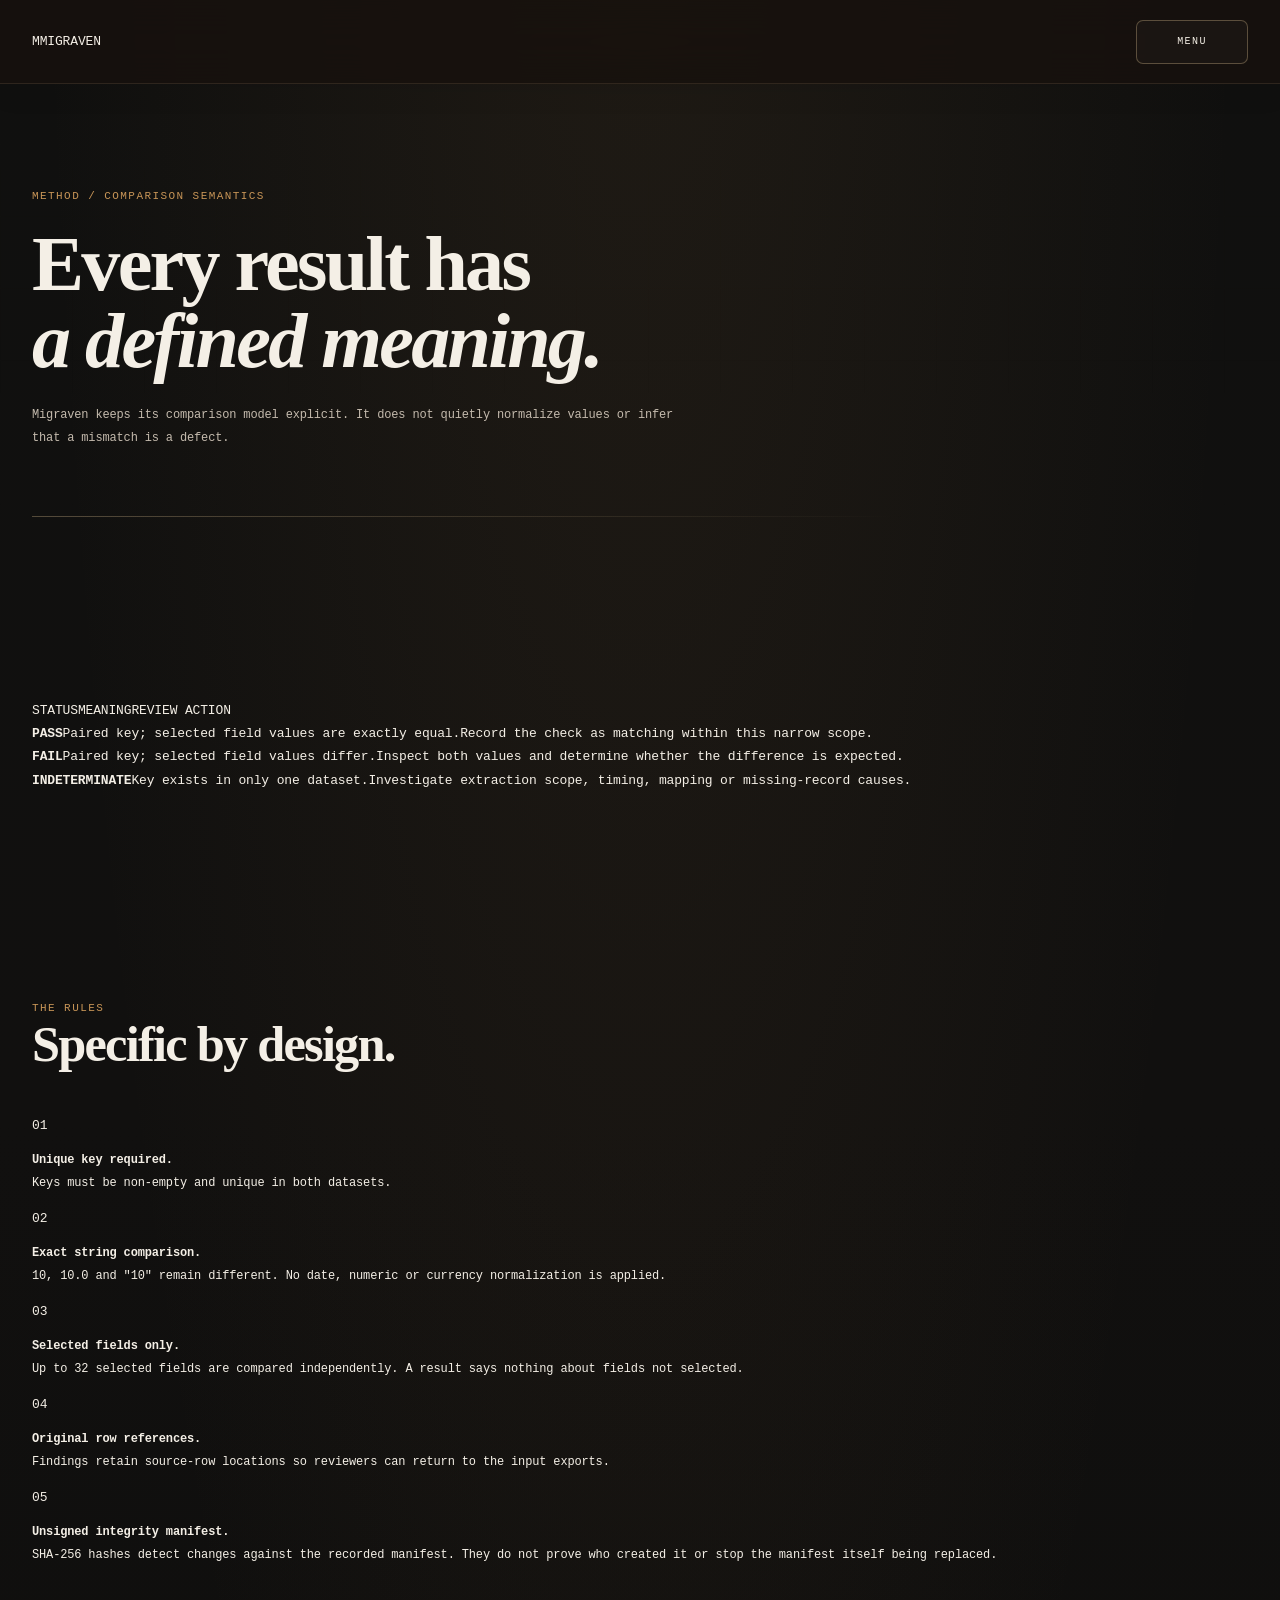
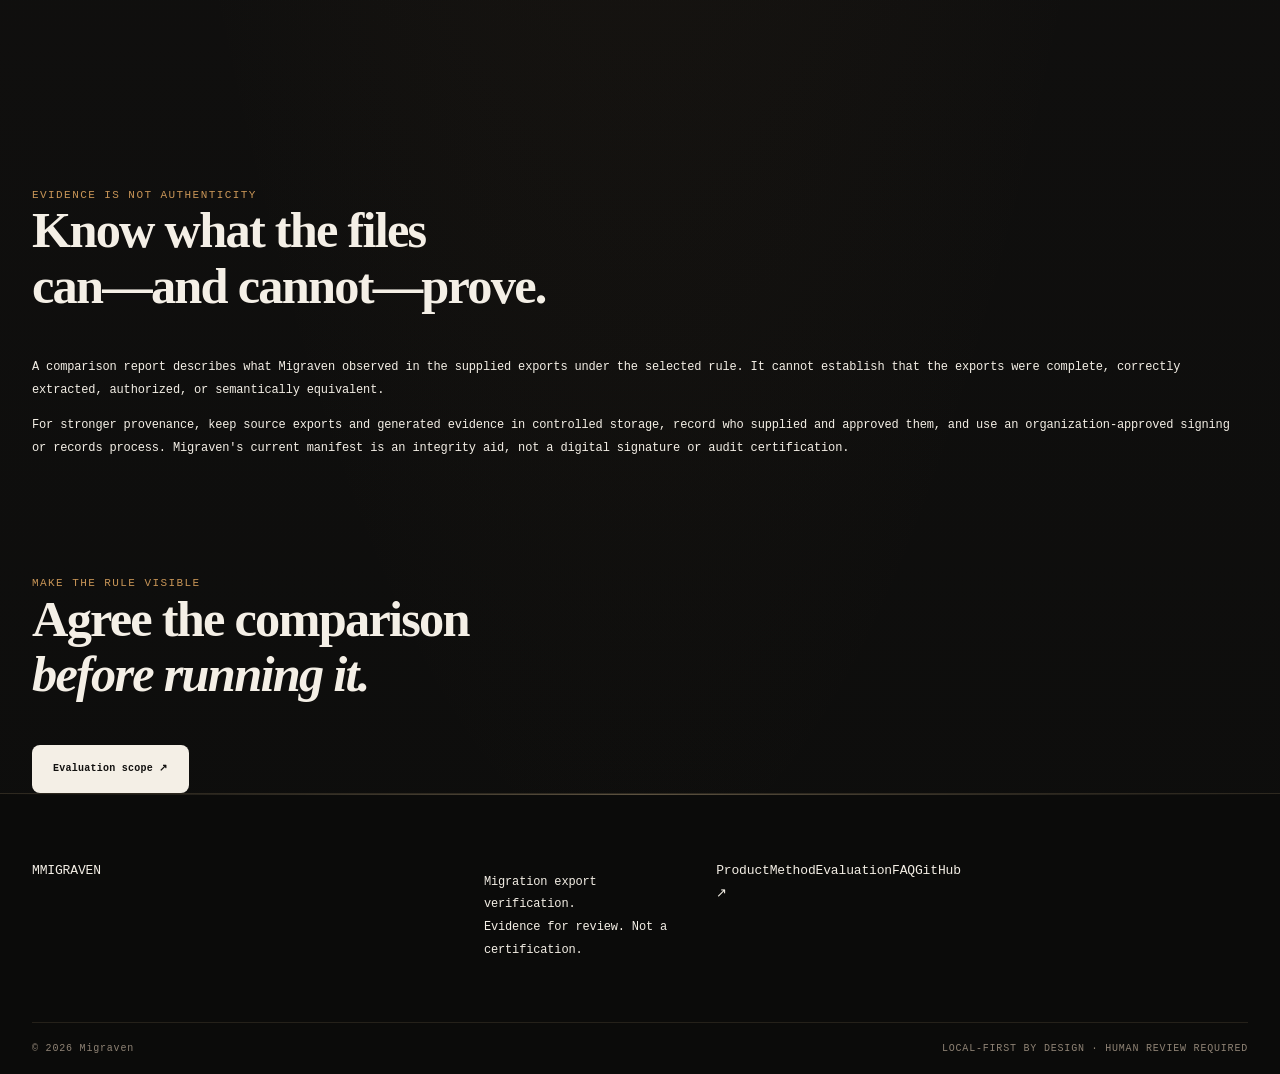
<file: website/methodology.html>
<!doctype html><html lang="en"><head><meta charset="utf-8"><meta name="viewport" content="width=device-width,initial-scale=1"><meta name="description" content="Migraven comparison semantics, evidence model and limitations."><title>Method — Migraven</title><link rel="stylesheet" href="assets/site.css"><script defer src="assets/site.js"></script></head><body><header class="site-header"><a class="wordmark" href="index.html"><span class="mark">M</span><span>MIGRAVEN</span></a><button class="menu-toggle" aria-expanded="false" aria-controls="site-nav">Menu</button><nav id="site-nav" class="site-nav"><a href="index.html">Overview</a><a href="product.html">Product</a><a class="active" href="methodology.html">Method</a><a href="evaluation.html">Evaluation</a><a href="faq.html">FAQ</a><a class="nav-cta" href="evaluation.html">Request an evaluation <span>↗</span></a></nav></header><main><section class="page-hero wrap"><div class="eyebrow">METHOD / COMPARISON SEMANTICS</div><h1>Every result has<br><em>a defined meaning.</em></h1><p class="page-intro">Migraven keeps its comparison model explicit. It does not quietly normalize values or infer that a mismatch is a defect.</p></section><section class="section wrap"><div class="method-table"><div class="method-row method-head"><span>STATUS</span><span>MEANING</span><span>REVIEW ACTION</span></div><div class="method-row"><b class="status pass">PASS</b><span>Paired key; selected field values are exactly equal.</span><span>Record the check as matching within this narrow scope.</span></div><div class="method-row"><b class="status fail">FAIL</b><span>Paired key; selected field values differ.</span><span>Inspect both values and determine whether the difference is expected.</span></div><div class="method-row"><b class="status indeterminate">INDETERMINATE</b><span>Key exists in only one dataset.</span><span>Investigate extraction scope, timing, mapping or missing-record causes.</span></div></div></section><section class="section section-tint"><div class="wrap"><div class="section-heading"><div class="eyebrow">THE RULES</div><h2>Specific by design.</h2></div><div class="rule-list"><div><span>01</span><p><b>Unique key required.</b><br>Keys must be non-empty and unique in both datasets.</p></div><div><span>02</span><p><b>Exact string comparison.</b><br>10, 10.0 and "10" remain different. No date, numeric or currency normalization is applied.</p></div><div><span>03</span><p><b>Selected fields only.</b><br>Up to 32 selected fields are compared independently. A result says nothing about fields not selected.</p></div><div><span>04</span><p><b>Original row references.</b><br>Findings retain source-row locations so reviewers can return to the input exports.</p></div><div><span>05</span><p><b>Unsigned integrity manifest.</b><br>SHA-256 hashes detect changes against the recorded manifest. They do not prove who created it or stop the manifest itself being replaced.</p></div></div></div></section><section class="section wrap"><div class="section-heading"><div class="eyebrow">EVIDENCE IS NOT AUTHENTICITY</div><h2>Know what the files<br>can—and cannot—prove.</h2></div><p class="lead narrow">A comparison report describes what Migraven observed in the supplied exports under the selected rule. It cannot establish that the exports were complete, correctly extracted, authorized, or semantically equivalent.</p><p class="body-narrow">For stronger provenance, keep source exports and generated evidence in controlled storage, record who supplied and approved them, and use an organization-approved signing or records process. Migraven's current manifest is an integrity aid, not a digital signature or audit certification.</p></section><section class="closing wrap"><div><div class="eyebrow">MAKE THE RULE VISIBLE</div><h2>Agree the comparison<br><em>before running it.</em></h2></div><a class="button button-light" href="evaluation.html">Evaluation scope ↗</a></section></main><footer class="site-footer"><div class="wrap footer-main"><a class="wordmark footer-wordmark" href="index.html"><span class="mark">M</span><span>MIGRAVEN</span></a><p>Migration export verification.<br>Evidence for review. Not a certification.</p><div class="footer-links"><a href="product.html">Product</a><a href="methodology.html">Method</a><a href="evaluation.html">Evaluation</a><a href="faq.html">FAQ</a><a href="https://github.com/DT-09/Migraven">GitHub ↗</a></div></div><div class="wrap footer-bottom"><span>© 2026 Migraven</span><span>LOCAL-FIRST BY DESIGN · HUMAN REVIEW REQUIRED</span></div></footer></body></html>
</file>
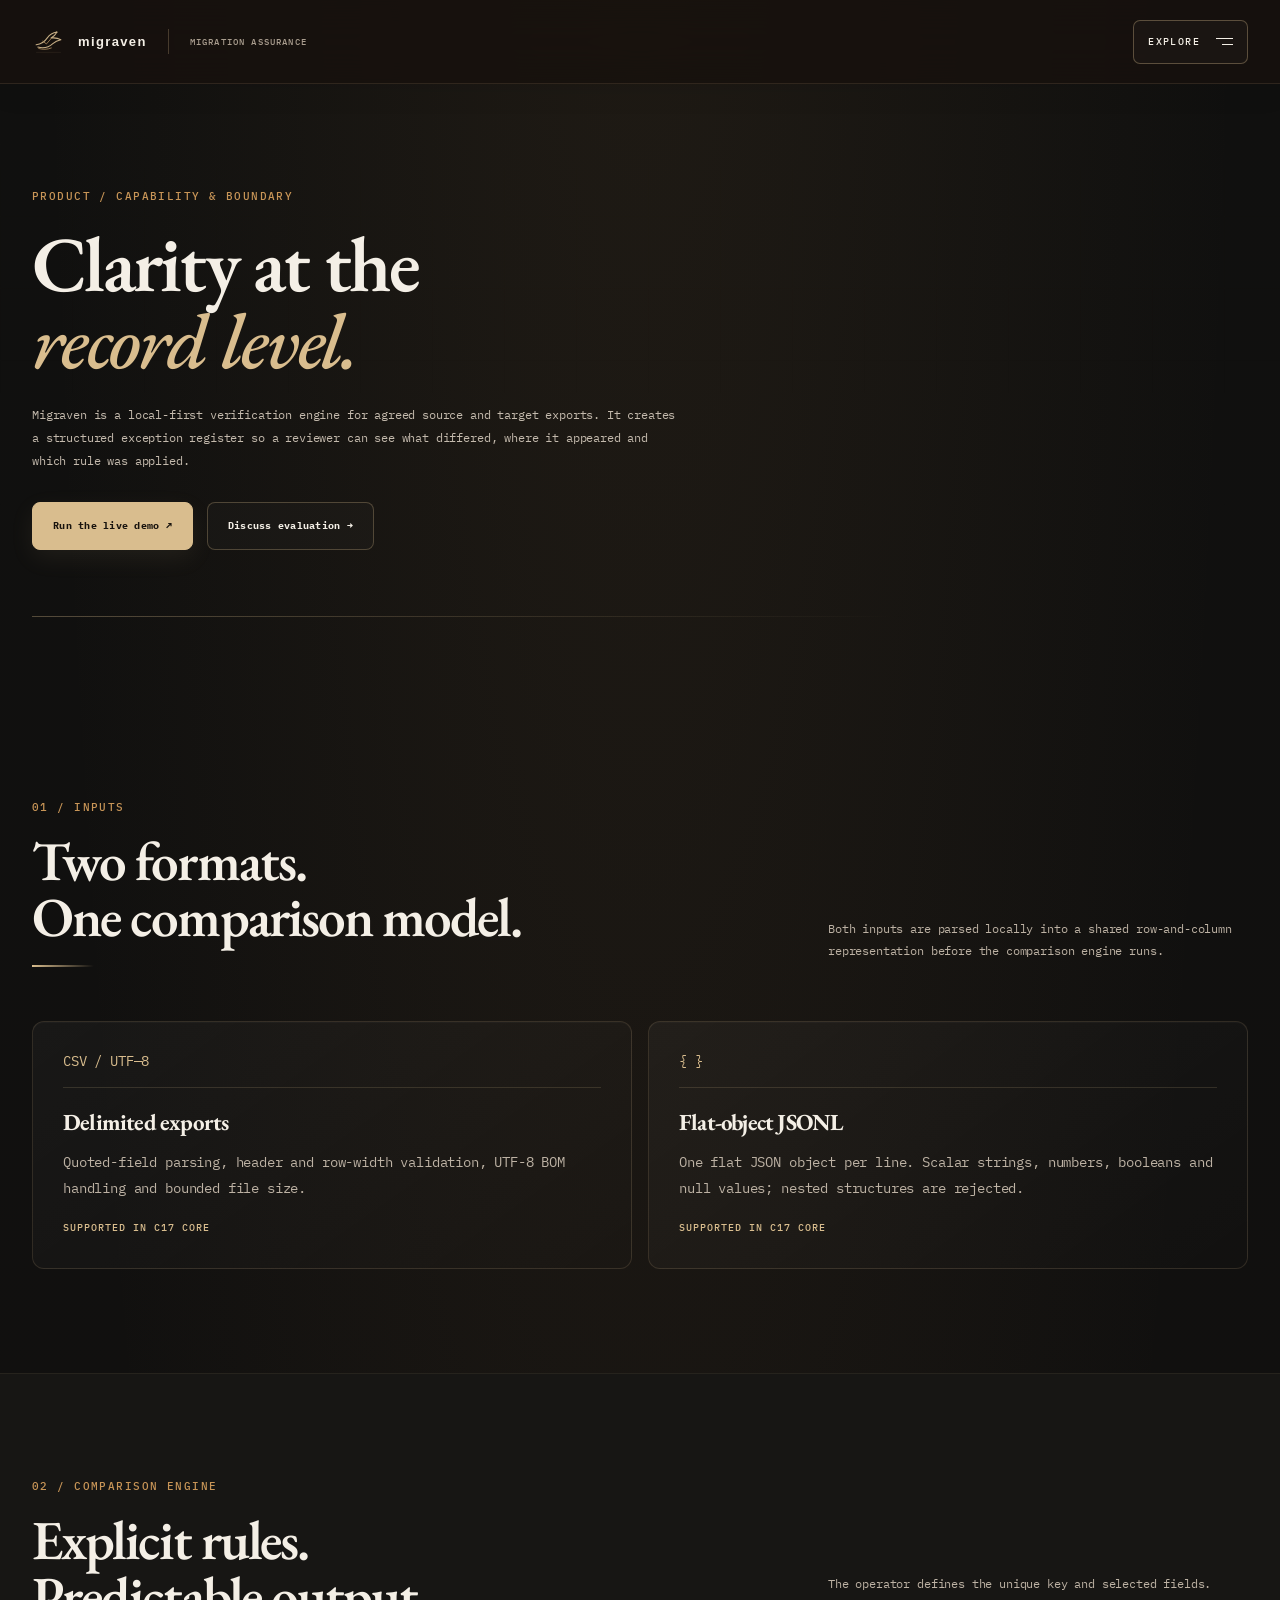
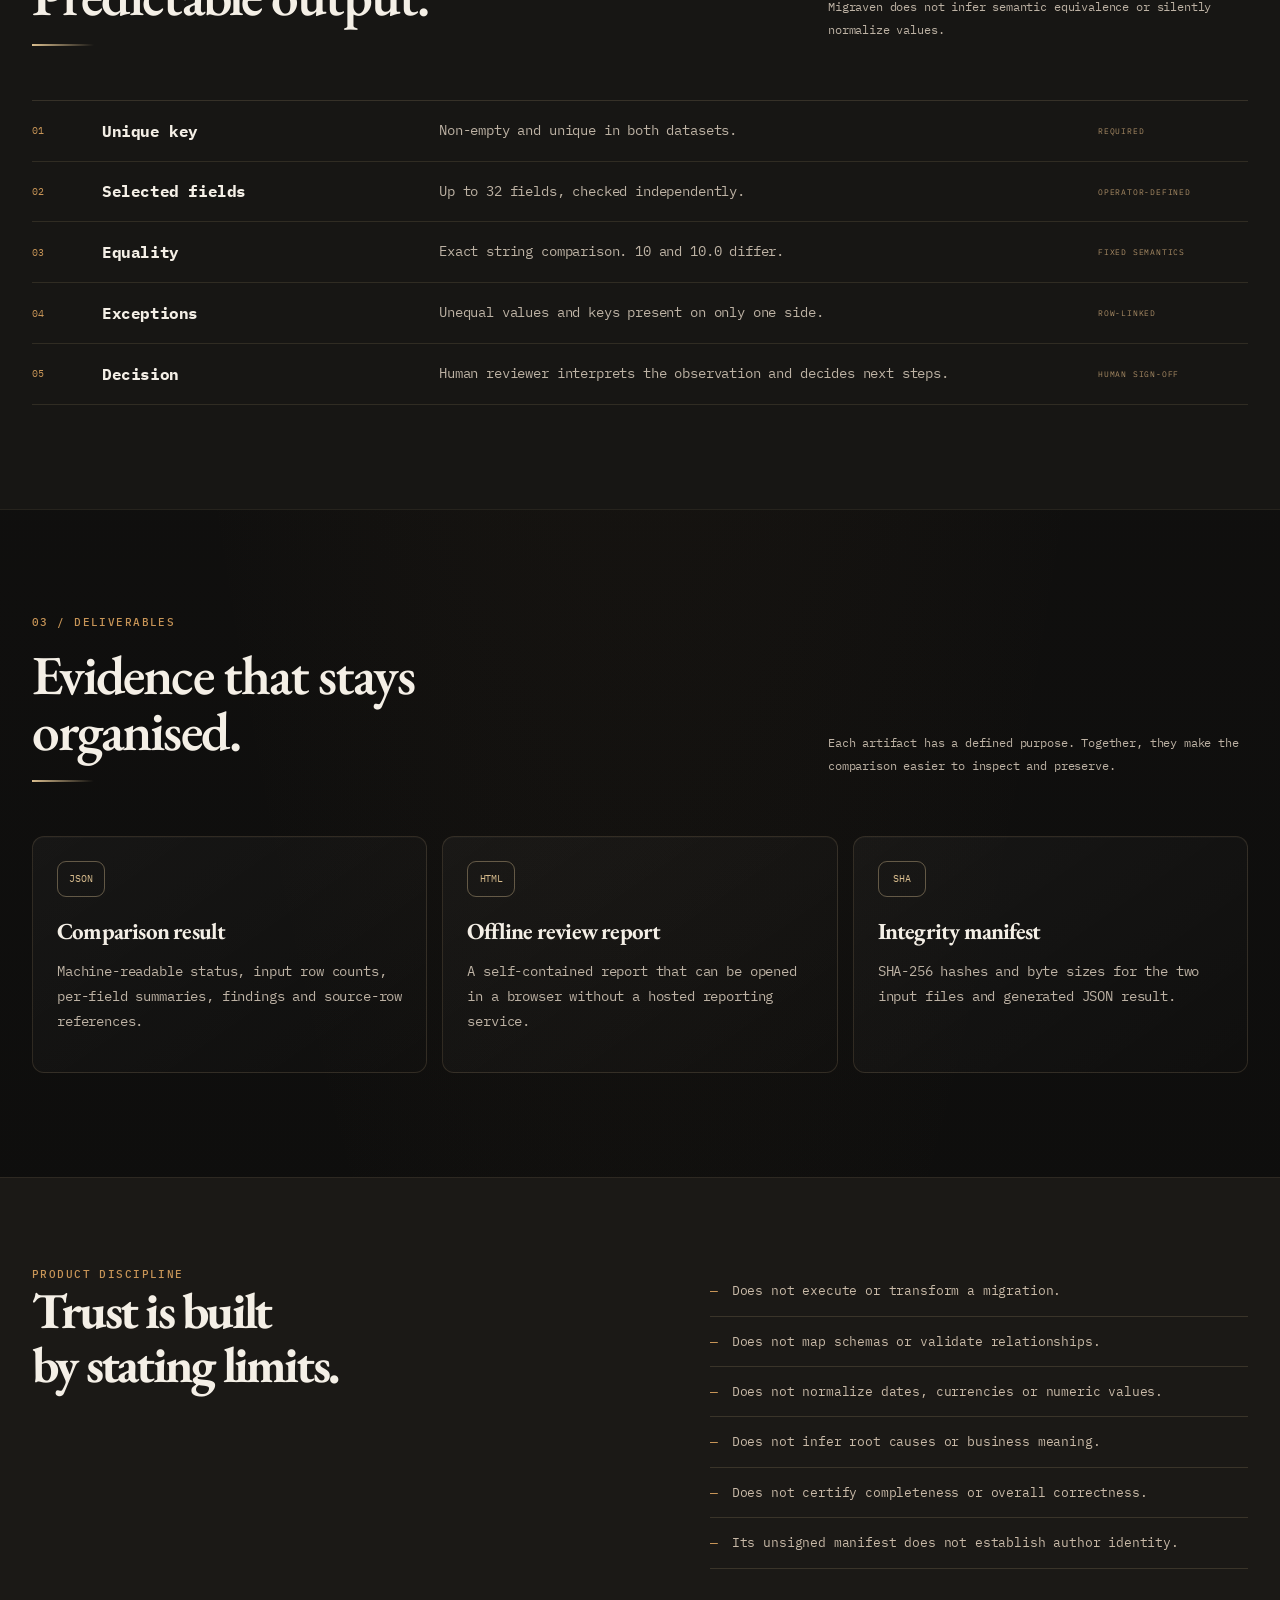
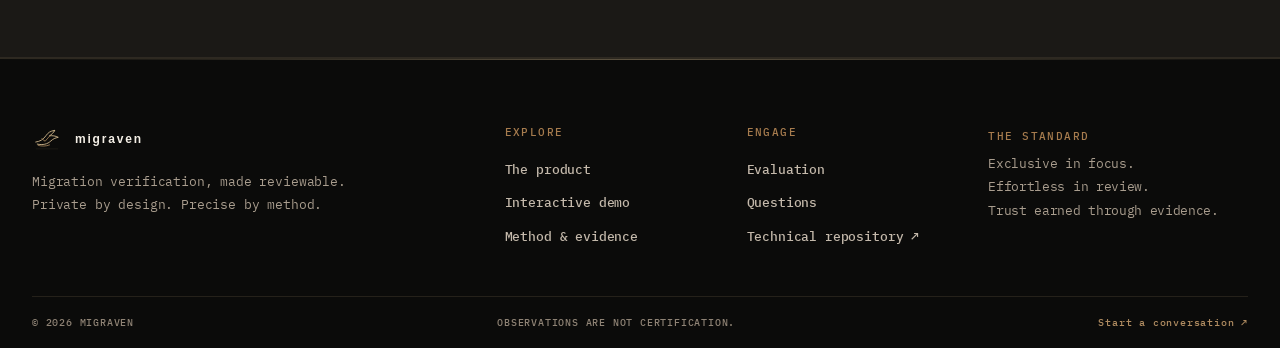
<file: website/product.html>
<!doctype html>
<html lang="en"><head><meta charset="utf-8"><meta name="viewport" content="width=device-width,initial-scale=1"><meta name="theme-color" content="#11100f"><meta name="description" content="Explore Migraven's C17 migration export verification engine, supported formats, comparison rules and evidence outputs."><title>Product — Migraven</title><link rel="icon" href="assets/mark.svg" type="image/svg+xml"><link rel="preconnect" href="https://fonts.googleapis.com"><link rel="preconnect" href="https://fonts.gstatic.com" crossorigin><link href="https://fonts.googleapis.com/css2?family=EB+Garamond:wght@400;500;600;700&family=IBM+Plex+Mono:wght@400;500;600&family=Syncopate:wght@700&display=swap" rel="stylesheet"><link rel="stylesheet" href="assets/site.css"><script defer src="assets/site.js"></script></head><body>
<header class="site-header">
<a class="brand" href="index.html" aria-label="Migraven home"><img src="assets/mark.svg" alt=""><span class="brand-word">migraven</span><span class="brand-divider"></span><span class="brand-caption">MIGRATION ASSURANCE</span></a>
<button class="menu-toggle" type="button" aria-expanded="false" aria-controls="site-nav" aria-label="Open navigation menu"><span class="menu-toggle-label">Explore</span><span class="menu-toggle-icon" aria-hidden="true"><i></i><i></i></span></button>
<nav id="site-nav" class="site-nav" aria-label="Main navigation">
<div class="menu-topline"><span>THE MIGRAVEN INDEX</span><span>DESTINATIONS / 06</span></div>
<div class="menu-links">
<a class="menu-link" href="index.html" data-page="index.html"><span class="menu-link-index">01</span><span class="menu-link-name">Overview</span><span class="menu-link-arrow">↗</span></a>
<a class="menu-link" href="product.html" data-page="product.html" aria-current="page"><span class="menu-link-index">02</span><span class="menu-link-name">Product</span><span class="menu-link-arrow">↗</span></a>
<a class="menu-link" href="demo.html" data-page="demo.html"><span class="menu-link-index">03</span><span class="menu-link-name">Live demonstration</span><span class="menu-link-arrow">↗</span></a>
<a class="menu-link" href="method.html" data-page="method.html"><span class="menu-link-index">04</span><span class="menu-link-name">Method & evidence</span><span class="menu-link-arrow">↗</span></a>
<a class="menu-link" href="evaluation.html" data-page="evaluation.html"><span class="menu-link-index">05</span><span class="menu-link-name">Evaluation</span><span class="menu-link-arrow">↗</span></a>
<a class="menu-link" href="faq.html" data-page="faq.html"><span class="menu-link-index">06</span><span class="menu-link-name">Questions</span><span class="menu-link-arrow">↗</span></a>
</div>
<div class="menu-bottom"><div class="menu-bottom-copy"><span>FOR MIGRATION DELIVERY TEAMS</span><strong>Make the evidence reviewable.</strong></div><a class="menu-cta" href="evaluation.html">Discuss an evaluation <span>→</span></a></div>
</nav></header>
<main><section class="page-hero wrap"><span class="eyebrow">PRODUCT / CAPABILITY & BOUNDARY</span><h1>Clarity at the<br><span>record level.</span></h1><p>Migraven is a local-first verification engine for agreed source and target exports. It creates a structured exception register so a reviewer can see what differed, where it appeared and which rule was applied.</p><div class="page-hero-actions"><a class="button button-primary" href="demo.html">Run the live demo ↗</a><a class="button button-quiet" href="evaluation.html">Discuss evaluation →</a></div></section>
<section class="section wrap"><div class="section-head"><div><span class="eyebrow">01 / INPUTS</span><h2>Two formats.<br>One comparison model.</h2></div><p>Both inputs are parsed locally into a shared row-and-column representation before the comparison engine runs.</p></div><div class="format-grid"><article class="format-card"><span class="format-code">CSV / UTF—8</span><h3>Delimited exports</h3><p>Quoted-field parsing, header and row-width validation, UTF-8 BOM handling and bounded file size.</p><span class="format-meta">SUPPORTED IN C17 CORE</span></article><article class="format-card"><span class="format-code">{ }</span><h3>Flat-object JSONL</h3><p>One flat JSON object per line. Scalar strings, numbers, booleans and null values; nested structures are rejected.</p><span class="format-meta">SUPPORTED IN C17 CORE</span></article></div></section>
<section class="section section-alt"><div class="wrap"><div class="section-head"><div><span class="eyebrow">02 / COMPARISON ENGINE</span><h2>Explicit rules.<br>Predictable output.</h2></div><p>The operator defines the unique key and selected fields. Migraven does not infer semantic equivalence or silently normalize values.</p></div><div class="spec-list"><div><span>01</span><b>Unique key</b><p>Non-empty and unique in both datasets.</p><em>REQUIRED</em></div><div><span>02</span><b>Selected fields</b><p>Up to 32 fields, checked independently.</p><em>OPERATOR-DEFINED</em></div><div><span>03</span><b>Equality</b><p>Exact string comparison. 10 and 10.0 differ.</p><em>FIXED SEMANTICS</em></div><div><span>04</span><b>Exceptions</b><p>Unequal values and keys present on only one side.</p><em>ROW-LINKED</em></div><div><span>05</span><b>Decision</b><p>Human reviewer interprets the observation and decides next steps.</p><em>HUMAN SIGN-OFF</em></div></div></div></section>
<section class="section wrap"><div class="section-head"><div><span class="eyebrow">03 / DELIVERABLES</span><h2>Evidence that stays<br>organised.</h2></div><p>Each artifact has a defined purpose. Together, they make the comparison easier to inspect and preserve.</p></div><div class="deliverable-grid"><article><span class="deliverable-icon">JSON</span><h3>Comparison result</h3><p>Machine-readable status, input row counts, per-field summaries, findings and source-row references.</p></article><article><span class="deliverable-icon">HTML</span><h3>Offline review report</h3><p>A self-contained report that can be opened in a browser without a hosted reporting service.</p></article><article><span class="deliverable-icon">SHA</span><h3>Integrity manifest</h3><p>SHA-256 hashes and byte sizes for the two input files and generated JSON result.</p></article></div></section>
<section class="dark-section"><div class="wrap dark-section-grid"><div><span class="eyebrow eyebrow-light">PRODUCT DISCIPLINE</span><h2>Trust is built<br>by stating limits.</h2></div><ul class="boundary-list"><li>Does not execute or transform a migration.</li><li>Does not map schemas or validate relationships.</li><li>Does not normalize dates, currencies or numeric values.</li><li>Does not infer root causes or business meaning.</li><li>Does not certify completeness or overall correctness.</li><li>Its unsigned manifest does not establish author identity.</li></ul></div></section></main>
<footer class="site-footer"><div class="wrap footer-main"><div class="footer-brand-block"><a class="brand footer-brand" href="index.html"><img src="assets/mark.svg" alt=""><span class="brand-word">migraven</span></a><p>Migration verification, made reviewable.<br>Private by design. Precise by method.</p></div><div class="footer-column"><span class="footer-label">EXPLORE</span><a href="product.html">The product</a><a href="demo.html">Interactive demo</a><a href="method.html">Method & evidence</a></div><div class="footer-column"><span class="footer-label">ENGAGE</span><a href="evaluation.html">Evaluation</a><a href="faq.html">Questions</a><a href="https://github.com/DT-09/Migraven">Technical repository ↗</a></div><div class="footer-note"><span class="footer-label">THE STANDARD</span><p>Exclusive in focus.<br>Effortless in review.<br>Trust earned through evidence.</p></div></div><div class="wrap footer-bottom"><span>© 2026 MIGRAVEN</span><span>OBSERVATIONS ARE NOT CERTIFICATION.</span><a href="evaluation.html">Start a conversation ↗</a></div></footer></body></html>
</file>
<file: website/assets/site.css>
:root{--espresso:#17110e;--espresso-2:#211813;--walnut:#30231b;--mocha:#49362a;--taupe:#9d8c79;--khaki:#aaa184;--ivory:#f1eadf;--paper:#e8dfd2;--champagne:#d7bd91;--amber:#c58b4c;--caramel:#a96f3d;--line:rgba(215,189,145,.19);--muted:#b8aa99;--serif:'EB Garamond',Georgia,serif;--sans:'IBM Plex Mono',ui-monospace,monospace;--mono:'IBM Plex Mono',ui-monospace,monospace;--display:'Syncopate',sans-serif}
*{box-sizing:border-box}html{scroll-behavior:smooth;scroll-padding-top:100px}body{margin:0;background:var(--espresso);color:var(--ivory);font:15px/1.7 var(--sans);-webkit-font-smoothing:antialiased}a{color:inherit;text-decoration:none}button,input,select,textarea{font:inherit}button,a{-webkit-tap-highlight-color:transparent}.wrap{width:min(1200px,calc(100% - 56px));margin-inline:auto}.site-header{height:78px;padding:0 max(28px,calc((100vw - 1200px)/2));display:flex;align-items:center;justify-content:space-between;gap:24px;position:sticky;top:0;z-index:20;background:rgba(23,17,14,.78);border-bottom:1px solid rgba(215,189,145,.13);backdrop-filter:blur(20px) saturate(130%)}.brand{display:flex;align-items:center;gap:11px;white-space:nowrap}.brand img{width:35px;height:35px}.brand-word{font:700 13px var(--display);letter-spacing:.12em;color:var(--ivory)}.brand-divider{height:23px;width:1px;background:var(--line);margin-inline:5px}.brand-caption{font:9px var(--mono);letter-spacing:.1em;color:var(--taupe)}.site-nav{display:flex;align-items:center;gap:25px;color:#c3b5a5;font-size:12px}.site-nav a{transition:color .25s ease,opacity .25s ease}.site-nav a:hover,.site-nav a[aria-current=page]{color:var(--champagne)}.site-nav a[aria-current=page]:not(.nav-cta){text-decoration:underline;text-decoration-color:var(--amber);text-underline-offset:8px}.nav-cta{border:1px solid rgba(215,189,145,.48);border-radius:999px;padding:10px 16px;color:var(--ivory)}.nav-cta span,.button span{color:var(--champagne);margin-left:9px}.menu-toggle{display:none;border:1px solid var(--line);border-radius:999px;background:transparent;color:var(--ivory);padding:9px 14px;font:11px var(--mono)}
.hero{padding-top:57px;padding-bottom:30px}.hero-kicker{display:flex;align-items:center;gap:12px;color:var(--champagne);font:10px var(--mono);letter-spacing:.14em}.kicker-line{width:28px;height:1px;background:var(--amber)}.kicker-index{margin-left:auto;color:#756456}.hero-grid{display:grid;grid-template-columns:1.05fr .95fr;gap:58px;align-items:center;padding:48px 0 58px}.eyebrow{display:block;color:var(--amber);font:10px var(--mono);letter-spacing:.15em}.hero-copy h1,.page-hero h1{font:700 clamp(39px,5.2vw,68px)/1.23 var(--display);letter-spacing:-.055em;margin:19px 0 25px;color:var(--ivory)}.hero-copy h1 span,.page-hero h1 span{color:var(--champagne)}.hero-lede{max-width:555px;color:#c2b4a4;font-size:17px;line-height:1.8}.hero-actions,.page-hero-actions{display:flex;align-items:center;gap:14px;flex-wrap:wrap;margin-top:30px}.button{display:inline-flex;align-items:center;justify-content:center;gap:8px;border-radius:999px;padding:14px 20px;font-size:12px;font-weight:600;letter-spacing:.015em;border:1px solid transparent;cursor:pointer;transition:transform .25s ease,background .25s ease,border-color .25s ease,color .25s ease,box-shadow .25s ease}.button:hover{transform:translateY(-3px);box-shadow:0 12px 30px rgba(0,0,0,.2)}.button-primary{background:var(--champagne);color:#21170f}.button-primary:hover{background:#e6d1ad}.button-quiet{border-color:var(--line);color:var(--ivory);background:rgba(255,255,255,.025)}.button-quiet:hover,.button-outline:hover{border-color:var(--champagne);background:rgba(215,189,145,.08)}.button-outline{border-color:rgba(215,189,145,.28);background:transparent;color:var(--ivory)}.button-light{background:var(--ivory);color:var(--espresso)}.button-light:hover{background:var(--champagne)}.text-link{font-size:12px;color:var(--champagne);border-bottom:1px solid rgba(215,189,145,.45);padding-bottom:5px}.hero-trust{display:flex;align-items:center;gap:12px;flex-wrap:wrap;margin-top:35px;color:#a89988;font:9px var(--mono);letter-spacing:.05em}.trust-mark{color:var(--amber)}.hero-trust i{width:3px;height:3px;background:var(--amber);border-radius:50%}
.hero-visual{min-height:520px;position:relative;padding:27px 30px 20px;background:radial-gradient(ellipse at 60% 38%,rgba(156,108,65,.19),transparent 58%),linear-gradient(145deg,#2b2019,#1d1511 68%);border:1px solid rgba(215,189,145,.22);border-radius:24px;overflow:hidden;box-shadow:0 24px 70px rgba(0,0,0,.22)}.visual-orbit{position:absolute;border:1px solid rgba(215,189,145,.09);border-radius:50%;pointer-events:none}.orbit-one{width:430px;height:430px;right:-190px;top:-210px}.orbit-two{width:300px;height:300px;right:-130px;top:-150px}.visual-head,.visual-foot{display:flex;justify-content:space-between;color:#9d8c79;font:9px var(--mono);letter-spacing:.11em}.flow-card{position:relative;z-index:1;background:rgba(241,234,223,.96);color:#30231b;border:1px solid rgba(255,255,255,.25);border-radius:13px;padding:14px 17px;margin-top:22px;box-shadow:0 12px 35px rgba(0,0,0,.16)}.target-card{margin-top:8px;background:#e9dfd1}.flow-card-top{display:flex;align-items:center;gap:12px;border-bottom:1px solid rgba(48,35,27,.13);padding-bottom:10px}.file-glyph{display:grid;place-items:center;width:34px;height:34px;border-radius:9px;background:#d8c9b4;color:#61462e;font:10px var(--mono)}.flow-card-top div{display:grid;line-height:1.4}.flow-card-top b{font:10px var(--mono);letter-spacing:.08em}.flow-card-top small{color:#8d7b68;font-size:10px}.tiny-state{margin-left:auto;color:#9d8c79;font:10px var(--mono)}.data-lines{padding-top:6px}.data-lines>div{display:grid;grid-template-columns:1fr 1fr 20px;gap:8px;padding:7px 0;border-bottom:1px solid rgba(48,35,27,.09);font:10px var(--mono);color:#655442}.data-lines>div:last-child{border:0}.data-lines em{font-style:normal;color:#71806a}.data-lines .data-alert{color:#89572e;background:rgba(197,139,76,.12);padding-inline:7px;border-radius:5px}.data-lines .data-alert em{color:#a96f3d}.flow-bridge{display:flex;align-items:center;justify-content:center;gap:10px;height:29px;color:#c3a77f;font:8px var(--mono);letter-spacing:.16em}.flow-bridge span{width:35px;height:1px;background:rgba(215,189,145,.4)}.visual-result{display:flex;align-items:center;gap:11px;margin-top:16px;padding:13px 14px;border:1px solid rgba(197,139,76,.42);border-radius:11px;background:rgba(197,139,76,.1)}.result-icon{display:grid;place-items:center;width:27px;height:27px;border-radius:50%;background:var(--amber);color:#20150e;font:14px var(--mono)}.visual-result div{display:grid;line-height:1.4}.visual-result b{font-size:11px;color:var(--ivory)}.visual-result small{font-size:9px;color:#aa9b89}.result-arrow{margin-left:auto;color:var(--champagne)}.visual-foot{margin-top:15px;padding-top:12px;border-top:1px solid var(--line);font-size:8px}.raven-watermark{position:absolute;right:24px;top:20px;color:rgba(215,189,145,.035);font:700 190px var(--display);pointer-events:none}.hero-bottomline{display:flex;justify-content:space-between;gap:18px;border-top:1px solid var(--line);padding-top:17px;color:#8d7d6b;font:9px var(--mono);letter-spacing:.09em}
.statement-band{background:#2a1f18;border-block:1px solid rgba(215,189,145,.13)}.statement-inner{display:grid;grid-template-columns:180px 1fr 70px;gap:35px;align-items:center;padding:30px 0}.statement-inner p{font:600 clamp(19px,2.4vw,27px)/1.4 var(--serif);color:var(--ivory);max-width:780px;margin:0}.statement-seal{font:700 22px var(--display);color:rgba(215,189,145,.55);text-align:right}
.section{padding-top:100px;padding-bottom:100px}.section-head{display:grid;grid-template-columns:1fr .65fr;gap:80px;align-items:end;margin-bottom:42px}.section-head h2,.demo-teaser h2,.closing-inner h2,.page-hero h2{font:600 clamp(34px,4vw,51px)/1.08 var(--serif);letter-spacing:-.025em;margin:15px 0 0;color:var(--ivory)}.section-head>p{margin:0 0 5px;color:#b5a695;font-size:14px;line-height:1.85;max-width:460px}.audience-grid{display:grid;grid-template-columns:repeat(3,1fr);gap:15px}.audience-card{position:relative;min-height:285px;padding:25px 25px 23px;border:1px solid var(--line);border-radius:17px;background:linear-gradient(145deg,rgba(255,255,255,.035),rgba(255,255,255,.008));transition:transform .3s ease,border-color .3s ease,background .3s ease}.audience-card:hover{transform:translateY(-5px);border-color:rgba(215,189,145,.5);background:linear-gradient(145deg,rgba(197,139,76,.12),rgba(255,255,255,.015))}.card-index{font:10px var(--mono);color:var(--amber)}.audience-symbol{position:absolute;right:24px;top:18px;font:28px var(--serif);color:var(--champagne)}.audience-card h3,.workflow-step h3,.benefit-grid h3,.commercial-grid h3,.format-card h3,.deliverable-grid h3,.method-steps h3,.status-grid h3,.evaluation-steps h3{font:600 23px/1.12 var(--serif);color:var(--ivory);margin:32px 0 10px}.audience-card p,.workflow-step p,.benefit-grid p,.commercial-grid p,.format-card p,.deliverable-grid p,.method-steps p,.status-grid p,.evaluation-steps p{color:#b2a18f;font-size:12px;line-height:1.8}.audience-tag{position:absolute;bottom:22px;color:#a78b67;font:9px var(--mono);letter-spacing:.12em}
.section-alt{background:#211813;border-block:1px solid rgba(215,189,145,.1)}.workflow{display:grid;grid-template-columns:repeat(4,1fr);gap:0}.workflow-step{position:relative;padding:20px 26px 25px 0;border-top:1px solid var(--line)}.workflow-step+.workflow-step{padding-left:25px;border-left:1px solid var(--line)}.workflow-step>span,.benefit-grid article>span{color:var(--amber);font:10px var(--mono)}.workflow-icon{display:grid;place-items:center;width:45px;height:45px;border:1px solid rgba(215,189,145,.25);border-radius:13px;color:var(--champagne);font-size:20px;margin-top:20px}.workflow-step h3{margin-top:20px}.workflow-rail{display:flex;align-items:center;gap:14px;margin-top:15px;color:#927e68;font:8px var(--mono);letter-spacing:.13em}.rail-line{height:1px;flex:1;background:linear-gradient(90deg,rgba(197,139,76,.6),rgba(197,139,76,.05))}
.benefit-grid{display:grid;grid-template-columns:repeat(4,1fr);border-top:1px solid var(--line);border-bottom:1px solid var(--line)}.benefit-grid article{padding:26px 22px 30px 0}.benefit-grid article+article{border-left:1px solid var(--line);padding-left:22px}.benefit-grid h3{font-size:21px;margin-top:24px}
.demo-teaser{padding:88px 0;background:radial-gradient(ellipse at 80% 50%,rgba(155,106,63,.2),transparent 45%),#30231b;border-block:1px solid rgba(215,189,145,.15)}.demo-teaser-grid{display:grid;grid-template-columns:.8fr 1fr;gap:100px;align-items:center}.eyebrow-light{color:var(--champagne)}.demo-teaser h2{font:700 clamp(32px,3.8vw,48px)/1.18 var(--display);letter-spacing:-.045em;margin:20px 0}.demo-teaser p,.closing-inner p{color:#c0b09e;font-size:14px;line-height:1.85;margin-bottom:25px}.mini-report{padding:23px;background:#211813;border:1px solid rgba(215,189,145,.28);border-radius:17px;box-shadow:0 25px 55px rgba(0,0,0,.2)}.mini-report-top,.mini-report-bottom{display:flex;justify-content:space-between;color:#9f8d79;font:8px var(--mono);letter-spacing:.12em}.live-dot:before{content:'';display:inline-block;width:6px;height:6px;border-radius:50%;background:#a4a77c;margin-right:6px}.mini-stat-row{display:grid;grid-template-columns:repeat(3,1fr);padding:22px 0;border-bottom:1px solid var(--line);gap:12px}.mini-stat-row div{display:grid}.mini-stat-row small{font:8px var(--mono);color:#9f8d79}.mini-stat-row b{font:600 30px var(--serif);color:var(--ivory)}.amber-text{color:var(--amber)!important}.mini-finding{display:grid;grid-template-columns:90px 1fr 1fr;align-items:center;gap:8px;padding:13px 0;border-bottom:1px solid rgba(215,189,145,.1);font-size:10px}.finding-pill{background:rgba(197,139,76,.18);color:var(--champagne);border-radius:99px;padding:5px 8px;font:8px var(--mono);text-align:center}.finding-muted{background:rgba(255,255,255,.07);color:#b6a897}.mini-finding b{font:10px var(--mono);color:var(--ivory)}.mini-finding span:not(.finding-pill){color:#a89988}.mini-finding strong{grid-column:2/4;font:9px var(--mono);color:var(--champagne)}.mini-report-bottom{padding-top:14px}
.commercial-grid{display:grid;grid-template-columns:repeat(3,1fr);gap:14px}.commercial-grid article{padding:25px;border:1px solid var(--line);border-radius:15px;background:rgba(255,255,255,.025)}.commercial-grid article>span{color:var(--amber);font:9px var(--mono);letter-spacing:.13em}.commercial-grid h3{margin:22px 0 8px}.commercial-note{color:#938371;font-size:11px;line-height:1.8;margin-top:19px}
.closing-band{background:#2a1f18;border-top:1px solid rgba(215,189,145,.15)}.closing-inner{display:grid;grid-template-columns:1fr .55fr;gap:60px;align-items:center;padding-top:75px;padding-bottom:75px}.closing-inner h2{font:700 clamp(29px,3.5vw,43px)/1.2 var(--display);letter-spacing:-.04em}.closing-inner p{max-width:530px}.closing-actions{display:grid;gap:20px;justify-items:start}.text-link-light{color:var(--ivory)}
.site-footer{background:#130e0b;border-top:1px solid rgba(215,189,145,.16)}.footer-main{display:grid;grid-template-columns:1.5fr .7fr .7fr .9fr;gap:40px;padding-top:55px;padding-bottom:48px}.footer-brand{gap:10px}.footer-brand img{width:30px;height:30px}.footer-brand-block p{color:#9e8e7e;font-size:11px;line-height:1.8;margin:16px 0 0}.footer-column{display:grid;gap:10px;align-content:start}.footer-label{color:#a77c4e;font:9px var(--mono);letter-spacing:.15em;margin-bottom:8px}.footer-column a{font-size:11px;color:#b8aa99;transition:color .2s}.footer-column a:hover{color:var(--champagne)}.footer-note p{font:500 19px/1.35 var(--serif);color:#d9cbbb;margin:5px 0}.footer-bottom{display:flex;justify-content:space-between;gap:15px;align-items:center;border-top:1px solid rgba(215,189,145,.12);padding:17px 0 22px;color:#796a5c;font:8px var(--mono);letter-spacing:.12em}.footer-bottom a{color:#b08c61}
.page-hero{padding-top:91px;padding-bottom:42px}.page-hero h1{font-size:clamp(36px,5vw,60px);margin-top:22px}.page-hero>p{max-width:680px;color:#bcae9d;font-size:16px;line-height:1.85}.page-hero-compact{padding-bottom:22px}.page-hero-compact h1{font-size:clamp(32px,4.4vw,52px)}
.format-grid,.deliverable-grid{display:grid;grid-template-columns:repeat(2,1fr);gap:15px}.format-card,.deliverable-grid article{padding:27px;border:1px solid var(--line);border-radius:16px;background:rgba(255,255,255,.025)}.format-code{display:block;color:var(--champagne);font:14px var(--mono);border-bottom:1px solid var(--line);padding-bottom:17px}.format-meta{color:var(--amber);font:8px var(--mono);letter-spacing:.12em}.format-card h3,.deliverable-grid h3{margin:20px 0 8px}.spec-list{border-top:1px solid var(--line)}.spec-list>div{display:grid;grid-template-columns:55px 1fr 2fr 150px;gap:15px;align-items:center;padding:18px 0;border-bottom:1px solid var(--line)}.spec-list span{font:10px var(--mono);color:var(--amber)}.spec-list b{font:600 18px var(--serif)}.spec-list p{margin:0;color:#b5a493;font-size:12px}.spec-list em{font:8px var(--mono);font-style:normal;letter-spacing:.1em;color:#a78a64}.deliverable-grid{grid-template-columns:repeat(3,1fr)}.deliverable-icon{display:inline-grid;place-items:center;min-width:48px;height:36px;border:1px solid rgba(215,189,145,.4);border-radius:9px;color:var(--champagne);font:10px var(--mono)}.dark-section{background:#2b2019;border-block:1px solid var(--line);padding:80px 0}.dark-section-grid{display:grid;grid-template-columns:1fr .9fr;gap:80px}.dark-section h2{font:600 clamp(34px,4vw,50px)/1.1 var(--serif);margin:18px 0}.boundary-list{list-style:none;margin:0;padding:0}.boundary-list li{padding:13px 0;border-bottom:1px solid rgba(215,189,145,.16);color:#c8b9a7;font-size:13px}.boundary-list li:before{content:'—';color:var(--amber);margin-right:14px}
.method-steps{display:grid;grid-template-columns:repeat(5,1fr);border-top:1px solid var(--line)}.method-steps article{padding:22px 16px 20px 0}.method-steps article+article{border-left:1px solid var(--line);padding-left:16px}.method-steps article>span{font:10px var(--mono);color:var(--amber)}.method-steps h3{margin:22px 0 7px}.status-grid{display:grid;grid-template-columns:repeat(3,1fr);gap:14px}.status-grid article{padding:26px;border:1px solid var(--line);border-radius:15px;background:rgba(255,255,255,.025)}.status-tag{display:inline-block;border-radius:99px;padding:5px 10px;font:8px var(--mono);letter-spacing:.1em}.status-pass{background:rgba(131,153,113,.16);color:#c0c99f}.status-fail{background:rgba(197,139,76,.16);color:#e3b67e}.status-review{background:rgba(160,145,124,.16);color:#c6b6a2}.status-grid h3{margin-top:20px}.integrity-card{display:grid;grid-template-columns:100px 1fr;gap:35px;padding:32px;border:1px solid var(--line);border-radius:18px;background:rgba(255,255,255,.025)}.integrity-seal{display:grid;place-content:center;text-align:center;width:85px;height:85px;border:1px solid var(--amber);border-radius:50%;font:10px var(--mono);color:var(--champagne)}.integrity-seal b{font-size:16px}.integrity-card h3{font:600 20px var(--serif);margin:0 0 5px}.integrity-card p{margin:0 0 20px;color:#b5a493;font-size:12px;line-height:1.8}.integrity-card p:last-child{margin-bottom:0}.command-section{display:grid;grid-template-columns:1fr .7fr;gap:60px;align-items:center}.command-section h2{font:600 38px/1.1 var(--serif);margin:15px 0}.command-section p{color:#b5a493;font-size:13px}.command-card{padding:25px;background:#17110e;border:1px solid var(--line);border-radius:14px}.command-card code{font:11px/2 var(--mono);color:var(--champagne)}.command-card a{display:block;margin-top:20px;color:var(--amber);font-size:11px}
.evaluation-card{background:#2a1f18;border:1px solid rgba(215,189,145,.3);border-radius:18px;overflow:hidden}.evaluation-card-top,.evaluation-card-bottom{display:flex;justify-content:space-between;gap:15px;padding:17px 22px;color:var(--champagne);font:9px var(--mono);letter-spacing:.12em}.evaluation-items{display:grid;grid-template-columns:1fr 1fr;padding:10px 22px 20px}.evaluation-items div{display:flex;gap:15px;align-items:center;padding:14px 0;border-top:1px solid rgba(215,189,145,.12);font-size:12px;color:#d4c5b4}.evaluation-items b{color:var(--amber);font:10px var(--mono)}.evaluation-card-bottom{background:rgba(0,0,0,.15);color:#b79a73;font-size:8px}.evaluation-steps{display:grid;gap:0;border-top:1px solid var(--line)}.evaluation-steps article{display:grid;grid-template-columns:55px 1fr;gap:15px;padding:20px 0;border-bottom:1px solid var(--line)}.evaluation-steps b{color:var(--amber);font:11px var(--mono)}.evaluation-steps h3{margin:0 0 5px}.evaluation-steps p{margin:0}.notice{margin-top:25px;padding:20px 23px;border:1px solid rgba(197,139,76,.35);border-radius:13px;background:rgba(197,139,76,.07)}.notice b{color:var(--champagne);font:10px var(--mono);letter-spacing:.08em}.notice p{color:#b9a995;font-size:12px;margin:8px 0 0}.request-panel{display:grid;grid-template-columns:.85fr 1fr;gap:55px;margin-top:70px;padding:35px;border:1px solid var(--line);border-radius:18px;background:#261b15}.request-panel h2{font:600 34px var(--serif);margin:12px 0}.request-panel>div>p{color:#b5a493;font-size:13px}.request-form{display:grid;gap:13px}.request-form label{display:grid;gap:6px;color:#c4b4a2;font-size:11px}.request-form input,.request-form textarea{width:100%;padding:12px 13px;border:1px solid rgba(215,189,145,.2);border-radius:9px;background:#1a120e;color:var(--ivory);outline:none}.request-form input:focus,.request-form textarea:focus{border-color:var(--champagne)}.request-form small{color:#958573;font-size:10px;line-height:1.6}.form-feedback{color:var(--champagne);font-size:11px;margin:0}
.faq-section{max-width:900px}.faq-section h2{font:600 34px var(--serif);margin:14px 0 25px}.faq-section details{border-top:1px solid var(--line);padding:17px 0}.faq-section details:last-of-type{border-bottom:1px solid var(--line)}.faq-section summary{cursor:pointer;list-style:none;font:600 16px var(--serif);color:var(--ivory)}.faq-section summary::-webkit-details-marker{display:none}.faq-section summary:after{content:'+';float:right;color:var(--amber);font:18px var(--mono)}.faq-section details[open] summary:after{content:'−'}.faq-section details p{max-width:760px;color:#b4a391;font-size:12px;line-height:1.85;margin:12px 0 2px}.faq-cta{display:flex;justify-content:space-between;align-items:center;gap:20px;padding:25px 0}.faq-cta p{color:#c2b4a4;font:600 20px var(--serif)}
/* Working browser-side comparison */
.demo-workspace{padding-bottom:45px}.demo-toolbar,.results-head{display:flex;justify-content:space-between;align-items:center;gap:20px}.demo-toolbar{padding:20px 0;border-bottom:1px solid var(--line)}.workspace-label{color:var(--amber);font:9px var(--mono);letter-spacing:.13em}.demo-toolbar h2,.results-head h2{font:600 25px var(--serif);margin:4px 0 0}.workspace-actions,.results-actions{display:flex;align-items:center;gap:10px}.input-grid{display:grid;grid-template-columns:1fr 1fr;gap:15px;margin-top:17px}.input-panel,.config-panel,.results-panel{border:1px solid var(--line);border-radius:15px;background:rgba(255,255,255,.025);padding:20px}.input-panel-head,.config-heading{display:flex;align-items:center;gap:12px}.step-number{display:grid;place-items:center;width:30px;height:30px;border-radius:9px;background:rgba(197,139,76,.13);color:var(--champagne);font:10px var(--mono)}.input-panel-head>div,.config-heading>div{display:grid;line-height:1.4}.input-panel-head b,.config-heading b{font-size:13px}.input-panel-head small,.config-heading small{font-size:10px;color:#9f8d7b}.file-status{margin-left:auto;color:#a8b28c;font:9px var(--mono)}.file-drop{display:flex;align-items:center;gap:13px;padding:16px;margin-top:18px;border:1px dashed rgba(215,189,145,.35);border-radius:11px;cursor:pointer;transition:border-color .2s,background .2s}.file-drop:hover{border-color:var(--champagne);background:rgba(215,189,145,.05)}.file-icon{display:grid;place-items:center;width:39px;height:39px;border-radius:10px;background:#35271d;color:var(--champagne);font:10px var(--mono)}.file-drop span:nth-child(2){display:grid}.file-drop b{font-size:11px}.file-drop small{font-size:9px;color:#9f8d7b}.file-drop input{position:absolute;width:1px;height:1px;opacity:0;pointer-events:none}.file-name{margin-top:10px;color:#a99885;font:9px var(--mono)}.config-panel{margin-top:15px}.config-controls{display:grid;grid-template-columns:220px 1fr;gap:25px;margin-top:19px}.config-controls>label{display:grid;gap:8px;color:#b9aa98;font-size:11px}.config-controls select,.filter-label select{padding:10px 12px;border:1px solid rgba(215,189,145,.25);border-radius:8px;background:#1a120e;color:var(--ivory)}.field-picker-label{display:block;color:#b9aa98;font-size:11px;margin-bottom:8px}.field-options{display:flex;gap:8px;flex-wrap:wrap}.field-option{display:inline-flex;align-items:center;gap:7px;padding:7px 10px;border:1px solid rgba(215,189,145,.2);border-radius:8px;color:#d3c4b1;font-size:10px}.field-option input{accent-color:var(--amber)}.muted-copy{color:#988876;font-size:11px}.demo-error{margin-top:15px;padding:12px 14px;border:1px solid rgba(197,139,76,.45);border-radius:9px;color:#e2bc8d;background:rgba(197,139,76,.08);font-size:11px}.results-panel{margin-top:15px;padding:22px}.results-head{padding-bottom:18px;border-bottom:1px solid var(--line)}.result-status{border:1px solid var(--line);border-radius:99px;padding:6px 10px;color:#b9aa98;font:8px var(--mono);letter-spacing:.1em}.result-status.review{color:#e4b47b;border-color:rgba(197,139,76,.5)}.result-status.pass{color:#b7c39a;border-color:rgba(157,174,128,.5)}.button-small{padding:9px 13px;font-size:10px}.summary-cards{display:grid;grid-template-columns:repeat(4,1fr);gap:10px;padding:18px 0}.summary-cards>div{display:grid;gap:4px;padding:14px;border-radius:10px;background:rgba(255,255,255,.035)}.summary-cards small{color:#9d8c79;font:8px var(--mono);letter-spacing:.08em}.summary-cards b{font:600 27px var(--serif);color:var(--ivory)}.findings-toolbar{display:flex;justify-content:space-between;align-items:center;gap:15px;padding:13px 0;border-top:1px solid var(--line)}.findings-toolbar>div{display:grid;line-height:1.4}.findings-toolbar b{font:600 17px var(--serif)}.findings-toolbar span{font-size:10px;color:#a99885}.filter-label{display:flex;align-items:center;gap:8px;color:#a99885;font-size:10px}.filter-label select{padding:7px 9px;font-size:10px}.table-scroll{overflow-x:auto}.findings-table{width:100%;border-collapse:collapse;min-width:680px}.findings-table th{text-align:left;padding:11px 9px;color:#9b8976;font:8px var(--mono);letter-spacing:.1em;border-bottom:1px solid var(--line)}.findings-table td{padding:12px 9px;border-bottom:1px solid rgba(215,189,145,.09);font-size:10px;color:#d1c2b0}.findings-table td:first-child{font:10px var(--mono);color:var(--champagne)}.findings-table td:nth-child(2){color:#b8a18a}.findings-table .empty-state{text-align:center;padding:30px;color:#9c8b78}.status-chip{display:inline-block;padding:4px 7px;border-radius:99px;font:8px var(--mono);white-space:nowrap}.chip-difference{background:rgba(197,139,76,.15);color:#e0b47b}.chip-source,.chip-target{background:rgba(157,145,124,.13);color:#c8b9a6}.result-footnote{margin-top:16px;color:#938270;font-size:10px;line-height:1.7}.privacy-strip{display:flex;align-items:center;gap:15px;margin-top:15px;padding:16px 18px;border:1px solid rgba(157,174,128,.22);border-radius:12px;background:rgba(157,174,128,.055)}.privacy-icon{font:22px var(--serif);color:#b6c39a}.privacy-strip p{margin:0;color:#b3a591;font-size:10px;line-height:1.6}.privacy-strip p b{color:#d4c5b2}.privacy-tag{margin-left:auto;color:#b4c09b;font:8px var(--mono);white-space:nowrap}.demo-boundary{padding-top:70px}.boundary-grid{display:grid;grid-template-columns:1fr 1fr;gap:15px;margin-bottom:25px}.boundary-grid article{padding:20px;border:1px solid var(--line);border-radius:12px}.boundary-grid b{color:var(--amber);font:9px var(--mono)}.boundary-grid p{color:#b4a391;font-size:12px;margin-bottom:0}
@media(max-width:1000px){.site-nav{gap:14px}.site-nav a{font-size:11px}.hero-grid{gap:28px}.hero-visual{padding-inline:22px}.footer-main{grid-template-columns:1.2fr .7fr .7fr;}.footer-note{display:none}.demo-teaser-grid{gap:45px}.section-head{gap:45px}}
@media(max-width:760px){.wrap{width:min(100% - 36px,600px)}.site-header{height:70px;padding:0 18px}.brand-caption,.brand-divider{display:none}.brand-word{font-size:11px}.brand img{width:31px;height:31px}.menu-toggle{display:block}.site-nav{display:none;position:absolute;top:69px;left:0;right:0;padding:18px;background:rgba(23,17,14,.97);border-bottom:1px solid var(--line);backdrop-filter:blur(20px);align-items:stretch;gap:0}.site-nav.open{display:grid}.site-nav a{padding:12px 7px;border-bottom:1px solid rgba(215,189,145,.08)}.site-nav .nav-cta{margin-top:12px;text-align:center;border:1px solid var(--line)}.hero{padding-top:38px}.hero-grid{grid-template-columns:1fr;gap:38px;padding:35px 0}.hero-copy h1,.page-hero h1{font-size:clamp(34px,9vw,49px)}.hero-lede{font-size:15px}.hero-visual{min-height:490px}.hero-bottomline{font-size:7px;gap:8px}.statement-inner{grid-template-columns:1fr 45px;gap:12px;padding:25px 0}.statement-inner .eyebrow{grid-column:1/3}.statement-inner p{font-size:21px}.statement-seal{grid-column:2;grid-row:2;font-size:15px}.section{padding-top:70px;padding-bottom:70px}.section-head{grid-template-columns:1fr;gap:16px;margin-bottom:28px}.section-head h2{font-size:36px}.audience-grid,.commercial-grid{grid-template-columns:1fr}.audience-card{min-height:235px}.workflow{grid-template-columns:1fr 1fr}.workflow-step{padding:18px 14px 20px 0}.workflow-step+.workflow-step{padding-left:14px}.workflow-step:nth-child(3){border-left:0;padding-left:0}.workflow-rail{flex-wrap:wrap}.benefit-grid{grid-template-columns:1fr 1fr}.benefit-grid article:nth-child(3){border-left:0;padding-left:0}.benefit-grid article:nth-child(3),.benefit-grid article:nth-child(4){border-top:1px solid var(--line)}.demo-teaser{padding:65px 0}.demo-teaser-grid{grid-template-columns:1fr;gap:30px}.mini-report{padding:18px}.mini-finding{grid-template-columns:82px 1fr}.mini-finding span:not(.finding-pill){display:none}.mini-finding strong{grid-column:2}.closing-inner{grid-template-columns:1fr;gap:15px;padding:60px 0}.closing-actions{display:flex;flex-wrap:wrap}.footer-main{grid-template-columns:1fr 1fr;gap:28px}.footer-brand-block{grid-column:1/3}.footer-bottom{flex-wrap:wrap;font-size:7px}.page-hero{padding-top:65px}.format-grid,.deliverable-grid,.status-grid{grid-template-columns:1fr}.spec-list>div{grid-template-columns:30px 1fr;gap:8px}.spec-list p{grid-column:2}.spec-list em{grid-column:2}.dark-section-grid,.command-section{grid-template-columns:1fr;gap:25px}.method-steps{grid-template-columns:1fr 1fr}.method-steps article:nth-child(3),.method-steps article:nth-child(5){border-left:0;padding-left:0}.method-steps article:nth-child(4){border-left:1px solid var(--line);padding-left:16px}.integrity-card{grid-template-columns:1fr;gap:20px}.evaluation-items{grid-template-columns:1fr}.evaluation-card-top,.evaluation-card-bottom{font-size:8px}.request-panel{grid-template-columns:1fr;gap:25px;padding:22px}.faq-cta{align-items:flex-start;flex-direction:column}.demo-toolbar,.results-head{align-items:flex-start;flex-direction:column}.workspace-actions{width:100%;flex-wrap:wrap}.input-grid{grid-template-columns:1fr}.config-controls{grid-template-columns:1fr;gap:18px}.summary-cards{grid-template-columns:1fr 1fr}.findings-toolbar{align-items:flex-start;flex-direction:column}.privacy-strip{align-items:flex-start}.privacy-tag{display:none}.boundary-grid{grid-template-columns:1fr}}
@media(prefers-reduced-motion:reduce){*,*::before,*::after{scroll-behavior:auto!important;transition:none!important;animation:none!important}}

.reveal{opacity:0;transform:translateY(14px);transition:opacity .65s ease,transform .65s ease}.reveal.is-visible{opacity:1;transform:translateY(0)}

/* Migraven typography refresh */
:root{--mono:'IBM Plex Mono',monospace;--sans:'IBM Plex Mono',monospace}
body{font-family:var(--mono);font-size:17px;line-height:1.75}
.brand-word{font:700 35px/1 'Syncopate',sans-serif;text-transform:lowercase;letter-spacing:-.045em}
.site-nav{font-family:var(--mono);font-size:14px}
.hero-copy h1,.page-hero h1,.section-head h2,.demo-teaser h2,.closing-inner h2{font:600 32px/1.16 'Cormorant Garamond',Georgia,serif}
.audience-card h3,.workflow-step h3,.benefit-grid h3,.commercial-grid h3,.format-card h3,.deliverable-grid h3,.method-steps h3,.status-grid h3,.evaluation-steps h3{font:600 28px/1.12 'Cormorant Garamond',Georgia,serif}
.button{font:500 20px/1.25 var(--mono)}

.illustration-section{padding:88px 0;background:#211813;border-block:1px solid var(--line)}
.illustration-grid{display:grid;grid-template-columns:repeat(3,1fr);gap:16px}
.illustration-card{min-height:300px;padding:22px;border:1px solid var(--line);border-radius:18px;background:rgba(255,255,255,.025);transition:transform .35s ease,border-color .35s ease,box-shadow .35s ease}
.illustration-card:hover{transform:translateY(-6px);border-color:rgba(215,189,145,.55);box-shadow:0 18px 45px rgba(0,0,0,.22)}
.illustration-card svg{display:block;width:100%;height:170px;transition:transform .5s ease}
.illustration-card:hover svg{transform:scale(1.035)}
.illustration-card h3{font:600 25px/1.15 'Cormorant Garamond',Georgia,serif;margin:14px 0 6px}
.illustration-card p{font:14px/1.7 'IBM Plex Mono',monospace;color:#b2a18f;margin:0}
.illustration-card .eyebrow{display:block;margin-bottom:14px}
@media(max-width:760px){.illustration-grid{grid-template-columns:1fr}.illustration-card{min-height:260px}}
@media(prefers-reduced-motion:reduce){.illustration-card,.illustration-card svg{transition:none}}

/* Final type scale */
.hero-copy h1,.page-hero h1{font-size:32px}
.section-head h2,.demo-teaser h2,.closing-inner h2,.page-hero h2{font-size:28px}
.audience-card h3,.workflow-step h3,.benefit-grid h3,.commercial-grid h3,.format-card h3,.deliverable-grid h3,.method-steps h3,.status-grid h3,.evaluation-steps h3{font-size:24px}
.site-nav a{font-size:14px}


/* Migraven visual system — raven seal, editorial hierarchy, compact navigation */
:root{--mono:'IBM Plex Mono',monospace;--serif:'Cormorant Garamond',Georgia,serif;--display:'Syncopate',sans-serif}
body{font-family:var(--mono);font-size:18px;line-height:1.72}
.brand{gap:10px}
.brand img{width:40px;height:40px}
.brand-word{font:700 30px/1 'Syncopate',sans-serif;letter-spacing:-.055em;text-transform:lowercase}
.brand-divider{height:25px}
.brand-caption{font:10px/1.2 var(--mono);letter-spacing:.1em}
.site-header{height:82px;gap:20px}
.menu-toggle{display:inline-flex;align-items:center;justify-content:center;min-width:104px;padding:10px 17px;border:1px solid rgba(215,189,145,.42);border-radius:999px;background:rgba(255,255,255,.025);color:var(--ivory);font:500 15px/1.2 var(--mono);cursor:pointer;transition:background .25s,border-color .25s,color .25s}
.menu-toggle:hover,.menu-toggle[aria-expanded=true]{border-color:var(--champagne);background:rgba(215,189,145,.1);color:var(--champagne)}
.site-nav{display:none;position:absolute;top:calc(100% + 10px);right:max(28px,calc((100vw - 1200px)/2));width:min(310px,calc(100vw - 36px));padding:12px;border:1px solid rgba(215,189,145,.25);border-radius:16px;background:rgba(27,19,15,.97);box-shadow:0 24px 60px rgba(0,0,0,.38);backdrop-filter:blur(22px);flex-direction:column;align-items:stretch;gap:0;color:var(--ivory);font:14px/1.35 var(--mono)}
.site-nav.open{display:flex}
.site-nav a{padding:13px 12px;border-bottom:1px solid rgba(215,189,145,.1);font-size:14px}
.site-nav a:last-child{border-bottom:0}
.site-nav a[aria-current=page]:not(.nav-cta){text-decoration:none;color:var(--champagne);background:rgba(215,189,145,.07);border-radius:8px}
.site-nav .nav-cta{margin-top:10px;padding:14px 13px;border:1px solid rgba(215,189,145,.38);border-radius:999px;text-align:center}
.hero-copy h1,.page-hero h1{font:600 32px/1.18 var(--serif);letter-spacing:-.025em}
.section-head h2,.demo-teaser h2,.closing-inner h2,.page-hero h2,.dark-section h2{font:600 30px/1.16 var(--serif);letter-spacing:-.02em}
.audience-card h3,.workflow-step h3,.benefit-grid h3,.commercial-grid h3,.format-card h3,.deliverable-grid h3,.method-steps h3,.status-grid h3,.evaluation-steps h3,.illustration-card h3{font:600 24px/1.16 var(--serif)}
.hero-lede,.page-hero>p,.section-head>p,.demo-teaser p,.closing-inner p{font:400 18px/1.75 var(--mono)}
.audience-card p,.workflow-step p,.benefit-grid p,.commercial-grid p,.format-card p,.deliverable-grid p,.method-steps p,.status-grid p,.evaluation-steps p,.illustration-card p{font:400 14px/1.75 var(--mono)}
.button{font:500 17px/1.25 var(--mono);padding:13px 19px}
.text-link{font:500 14px/1.4 var(--mono)}
.footer-brand .brand-word{font-size:30px}
.footer-brand img{width:38px;height:38px}
.footer-brand-block p,.footer-column a,.footer-note p{font-size:14px}
.footer-label{font-size:10px}
.footer-bottom{font-size:9px}
.visual-illustration,.hero-visual,.mini-report,.flow-card,.audience-card,.commercial-grid article{transform-origin:center;transition:transform .35s ease,border-color .35s ease,box-shadow .35s ease,background .35s ease}
.visual-illustration:hover{transform:translateY(-5px);border-color:rgba(215,189,145,.58);box-shadow:0 20px 48px rgba(0,0,0,.25)}
.visual-illustration svg{transition:transform .55s cubic-bezier(.2,.7,.2,1),filter .55s ease}
.visual-illustration:hover svg{transform:translateY(-2px) scale(1.025);filter:drop-shadow(0 5px 12px rgba(197,139,76,.12))}
.hero-visual:hover{border-color:rgba(215,189,145,.42);box-shadow:0 30px 80px rgba(0,0,0,.3)}
.flow-card{transition:transform .3s ease,box-shadow .3s ease}
.hero-visual:hover .flow-card{transform:translateX(3px);box-shadow:0 15px 38px rgba(0,0,0,.2)}
.mini-report:hover{transform:translateY(-4px);border-color:rgba(215,189,145,.5)}
.illustration-grid{grid-template-columns:repeat(3,minmax(0,1fr))}
.illustration-card{min-width:0}
@media(max-width:900px){.brand-caption,.brand-divider{display:none}.hero-grid{gap:34px}}
@media(max-width:760px){
 .site-header{height:72px;padding-inline:18px}
 .brand img{width:34px;height:34px}
 .brand-word{font-size:24px}
 .menu-toggle{min-width:88px;padding:9px 13px;font-size:14px}
 .site-nav{right:18px}
 .hero-copy h1,.page-hero h1{font-size:32px}
 .section-head h2,.demo-teaser h2,.closing-inner h2,.page-hero h2,.dark-section h2{font-size:28px}
 .hero-lede,.page-hero>p,.section-head>p,.demo-teaser p,.closing-inner p{font-size:16px}
 .illustration-grid{grid-template-columns:1fr}
 .footer-brand .brand-word{font-size:24px}
}
@media(prefers-reduced-motion:reduce){.visual-illustration,.visual-illustration svg,.hero-visual,.mini-report,.flow-card{transition:none!important}}


/* MIGRAVEN / EDITORIAL SYSTEM — November 2026 */
:root{--sans:'IBM Plex Mono',monospace;--mono:'IBM Plex Mono',monospace;--display:'Syncopate',sans-serif;--serif:'Cormorant Garamond',Georgia,serif}
body{font-family:'IBM Plex Mono',monospace;font-size:13px;line-height:1.85;letter-spacing:-.015em}
p,li,label,input,textarea,select,button,.site-nav a,.footer-column a,.button,.hero-trust,.eyebrow,.footer-label,.footer-bottom,.hero-kicker,.workflow-rail,.audience-tag,.card-index,.format-meta,.spec-list span,.spec-list em,.status-tag,.evaluation-card-top,.evaluation-card-bottom,.workspace-label,.result-footnote{font-family:'IBM Plex Mono',monospace}
h1,h2,h3,h4,h5,h6,.statement-inner p,.footer-note p,.audience-symbol,.spec-list b,.integrity-card h3,.faq-section summary{font-family:'Cormorant Garamond',Georgia,serif;font-weight:700;letter-spacing:-.025em}
.hero-copy h1,.page-hero h1,.section-head h2,.demo-teaser h2,.closing-inner h2,.command-section h2,.dark-section h2,.request-panel h2,.faq-section h2{font-family:'Cormorant Garamond',Georgia,serif;font-weight:700;letter-spacing:-.035em;line-height:.98}
.brand-word{font-family:'Syncopate',sans-serif;font-weight:700;font-size:12px;letter-spacing:.1em}
.raven-watermark,.statement-seal{font-family:'Cormorant Garamond',Georgia,serif}
.demo-teaser h2,.closing-inner h2{font-family:'Cormorant Garamond',Georgia,serif}
.site-header{height:82px;isolation:isolate}
.menu-toggle{display:flex;align-items:center;gap:15px;padding:12px 16px;border:1px solid rgba(215,189,145,.38);border-radius:999px;background:rgba(48,35,27,.52);color:var(--ivory);font:10px 'IBM Plex Mono',monospace;letter-spacing:.08em;cursor:pointer;transition:background .25s,border-color .25s}
.menu-toggle:hover{background:rgba(197,139,76,.15);border-color:var(--champagne)}
.menu-toggle-icon{display:grid;gap:5px;width:16px}
.menu-toggle-icon i{display:block;height:1px;background:var(--champagne);transition:transform .25s}
.menu-toggle[aria-expanded=true] .menu-toggle-icon i:first-child{transform:translateY(3px) rotate(45deg)}
.menu-toggle[aria-expanded=true] .menu-toggle-icon i:last-child{transform:translateY(-3px) rotate(-45deg)}
.site-nav{position:absolute;right:max(28px,calc((100vw - 1200px)/2));top:calc(100% + 10px);width:min(440px,calc(100vw - 36px));display:none;align-items:stretch;gap:0;padding:22px;border:1px solid rgba(215,189,145,.28);border-radius:18px;background:rgba(28,20,15,.97);box-shadow:0 24px 70px rgba(0,0,0,.45);backdrop-filter:blur(24px);color:var(--ivory)}
.site-nav.open{display:grid;animation:menuIn .22s ease both}
.menu-topline,.menu-bottom{display:flex;justify-content:space-between;align-items:center;gap:15px;color:#927e68;font:8px 'IBM Plex Mono',monospace;letter-spacing:.13em}
.menu-topline{padding:2px 2px 17px;border-bottom:1px solid var(--line)}
.menu-links{display:grid;grid-template-columns:1fr 1fr;gap:0 18px;padding:8px 0}
.menu-links a{padding:13px 3px;border-bottom:1px solid rgba(215,189,145,.1);font:600 21px/1.1 'Cormorant Garamond',Georgia,serif;color:#e9dfd2}
.menu-links a:hover,.menu-links a[aria-current=page]{color:var(--champagne);transform:translateX(3px)}
.menu-links a[aria-current=page]{text-decoration:none}
.menu-bottom{padding-top:16px;border-top:1px solid var(--line);flex-wrap:wrap}
.menu-bottom .nav-cta{font:9px 'IBM Plex Mono',monospace;padding:10px 13px}
@keyframes menuIn{from{opacity:0;transform:translateY(-7px) scale(.985)}to{opacity:1;transform:translateY(0) scale(1)}}
.illustration-grid{grid-template-columns:repeat(4,minmax(0,1fr));gap:14px}
.illustration-card{position:relative;overflow:hidden;min-width:0;background:linear-gradient(150deg,rgba(255,255,255,.045),rgba(255,255,255,.008));transition:transform .35s,border-color .35s,background .35s}
.illustration-card:hover{transform:translateY(-7px);border-color:rgba(215,189,145,.55);background:linear-gradient(150deg,rgba(197,139,76,.13),rgba(255,255,255,.015))}
.illustration-card svg{width:100%;height:auto;display:block;margin:18px 0 13px;overflow:visible}
.illustration-card .trace-line{stroke-dasharray:4 5;animation:traceFlow 2.6s linear infinite}
@keyframes traceFlow{to{stroke-dashoffset:-36}}
.illustration-card h3{font:700 22px/1.05 'Cormorant Garamond',Georgia,serif}
.illustration-card p{font:10px/1.8 'IBM Plex Mono',monospace}
.hero-visual,.mini-report,.evaluation-card,.request-panel,.command-card,.integrity-card,.audience-card,.format-card,.deliverable-grid article,.status-grid article,.commercial-grid article{box-shadow:0 20px 55px rgba(0,0,0,.12)}
.hero-visual{border-radius:28px}
.button,.nav-cta{font-family:'IBM Plex Mono',monospace}
.button{letter-spacing:0;font-size:10px}
.hero-lede,.section-head>p,.page-hero>p,.demo-teaser p,.closing-inner p,.audience-card p,.workflow-step p,.benefit-grid p,.commercial-grid p,.format-card p,.deliverable-grid p,.method-steps p,.status-grid p,.evaluation-steps p,.request-panel>div>p,.faq-section details p{font-family:'IBM Plex Mono',monospace;font-size:11px;line-height:1.9}
.footer-brand .brand-word{font-family:'Syncopate',sans-serif}
.reveal{opacity:0;transform:translateY(16px);transition:opacity .65s ease,transform .65s ease}
.reveal.is-visible{opacity:1;transform:translateY(0)}
@media(max-width:900px){.illustration-grid{grid-template-columns:repeat(2,minmax(0,1fr))}.site-nav{right:18px}}
@media(max-width:620px){.site-header{height:70px;padding-inline:18px}.brand-caption,.brand-divider{display:none}.brand img{width:30px;height:30px}.menu-toggle{padding:10px 13px}.site-nav{right:12px;top:calc(100% + 8px);padding:18px}.menu-links{grid-template-columns:1fr 1fr}.menu-links a{font-size:19px}.menu-bottom{align-items:flex-start;flex-direction:column}.illustration-grid{grid-template-columns:1fr}.hero-copy h1,.page-hero h1{font-size:clamp(43px,13vw,62px)}.section-head h2{font-size:42px}}
@media(prefers-reduced-motion:reduce){*,*::before,*::after{scroll-behavior:auto!important;animation-duration:.01ms!important;animation-iteration-count:1!important;transition-duration:.01ms!important}.reveal{opacity:1;transform:none}}


/* Migraven refinement — clean navigation, refined raven mark, clearer hierarchy */
:root{--display:'Syncopate',sans-serif;--serif:'Cormorant Garamond',Georgia,serif;--mono:'IBM Plex Mono',monospace}
body{font-family:var(--mono);font-size:13px;line-height:1.82}
.brand{gap:12px}
.brand img{width:46px;height:46px;filter:drop-shadow(0 3px 10px rgba(197,139,76,.12))}
.brand-word{font-family:'Syncopate',sans-serif;font-size:14px;font-weight:700;letter-spacing:.08em}
.brand-caption{font:9px/1.3 var(--mono);letter-spacing:.13em}
.site-header{height:84px;padding-inline:max(28px,calc((100vw - 1200px)/2));}
.menu-toggle{display:inline-flex;align-items:center;justify-content:center;gap:15px;min-width:112px;padding:12px 17px;border:1px solid rgba(215,189,145,.34);border-radius:999px;background:linear-gradient(135deg,rgba(215,189,145,.09),rgba(255,255,255,.015));color:var(--ivory);font:10px/1 var(--mono);letter-spacing:.12em;text-transform:uppercase;cursor:pointer;transition:background .25s,border-color .25s,transform .25s}
.menu-toggle:hover,.menu-toggle[aria-expanded=true]{transform:translateY(-1px);background:rgba(197,139,76,.15);border-color:rgba(215,189,145,.7)}
.menu-toggle-icon{display:grid;gap:5px;width:16px}
.menu-toggle-icon i{display:block;width:16px;height:1px;background:var(--champagne);transition:transform .25s,opacity .2s}
.menu-toggle[aria-expanded=true] .menu-toggle-icon i:first-child{transform:translateY(3px) rotate(45deg)}
.menu-toggle[aria-expanded=true] .menu-toggle-icon i:last-child{transform:translateY(-3px) rotate(-45deg)}
.site-nav{position:absolute;top:calc(100% + 12px);right:max(28px,calc((100vw - 1200px)/2));width:min(540px,calc(100vw - 36px));display:none;align-items:stretch;gap:0;padding:24px;border:1px solid rgba(215,189,145,.27);border-radius:20px;background:linear-gradient(145deg,rgba(42,30,22,.985),rgba(22,16,12,.985));box-shadow:0 30px 90px rgba(0,0,0,.52),inset 0 1px rgba(255,255,255,.035);backdrop-filter:blur(26px) saturate(135%);color:var(--ivory)}
.site-nav.open{display:grid;animation:menuReveal .24s cubic-bezier(.2,.7,.2,1) both}
.menu-topline{display:flex;justify-content:space-between;gap:15px;padding:1px 1px 17px;border-bottom:1px solid var(--line);color:#a48e74;font:8px/1.4 var(--mono);letter-spacing:.16em}
.menu-links{display:grid;grid-template-columns:1fr 1fr;gap:0 22px;padding:12px 0 18px}
.menu-link{display:grid;grid-template-columns:25px 1fr 15px;align-items:center;gap:9px;min-height:58px;padding:10px 4px!important;border-bottom:1px solid rgba(215,189,145,.11);color:#e9dfd2;text-decoration:none!important;transition:color .2s,transform .2s,border-color .2s}
.menu-link:hover,.menu-link[aria-current=page]{color:var(--champagne);transform:translateX(3px);border-bottom-color:rgba(215,189,145,.35)}
.menu-link-index{color:#9a7955;font:9px var(--mono);letter-spacing:.08em}
.menu-link-name{font:700 21px/1.02 var(--serif);letter-spacing:-.015em}
.menu-link-arrow{justify-self:end;color:#947b60;font:11px var(--mono);transition:transform .2s,color .2s}
.menu-link:hover .menu-link-arrow{transform:translate(2px,-2px);color:var(--champagne)}
.menu-bottom{display:flex;justify-content:space-between;align-items:center;gap:18px;padding-top:18px;border-top:1px solid var(--line)}
.menu-bottom-copy{display:grid;gap:6px}
.menu-bottom-copy span{color:#9a7955;font:8px var(--mono);letter-spacing:.13em}
.menu-bottom-copy strong{font:700 20px/1 var(--serif);color:var(--ivory)}
.menu-cta{display:inline-flex;align-items:center;gap:12px;padding:12px 15px;border:1px solid rgba(215,189,145,.48);border-radius:999px;color:var(--ivory);font:9px var(--mono);white-space:nowrap;transition:background .2s,border-color .2s}
.menu-cta span{color:var(--champagne)}
.menu-cta:hover{background:rgba(215,189,145,.1);border-color:var(--champagne)}
@keyframes menuReveal{from{opacity:0;transform:translateY(-8px) scale(.985)}to{opacity:1;transform:translateY(0) scale(1)}}
.section-head h2,.demo-teaser h2,.closing-inner h2,.page-hero h2,.dark-section h2{font-family:var(--serif);font-weight:700;font-size:34px;line-height:1.06;letter-spacing:-.025em}
.command-section h2,.request-panel h2,.faq-section h2{font-family:var(--serif);font-weight:700;font-size:34px;line-height:1.06}
.audience-card h3,.workflow-step h3,.benefit-grid h3,.commercial-grid h3,.format-card h3,.deliverable-grid h3,.method-steps h3,.status-grid h3,.evaluation-steps h3,.illustration-card h3{font-family:var(--serif);font-weight:700;font-size:26px;line-height:1.08}
.faq-section summary{font-family:var(--serif);font-weight:700;font-size:19px}
.body,.hero-lede,.page-hero>p,.section-head>p,.demo-teaser p,.closing-inner p,.audience-card p,.workflow-step p,.benefit-grid p,.commercial-grid p,.format-card p,.deliverable-grid p,.method-steps p,.status-grid p,.evaluation-steps p,.request-panel>div>p,.faq-section details p{font-family:var(--mono);font-size:12px;line-height:1.85}
.button{font:500 11px/1.3 var(--mono);letter-spacing:.015em}
.text-link{font:500 11px/1.4 var(--mono)}
.footer-brand .brand-word{font-family:'Syncopate',sans-serif}
.statement-seal,.raven-watermark{font-family:var(--serif)}
@media(max-width:900px){.site-header{padding-inline:22px}.brand img{width:42px;height:42px}.site-nav{right:22px}}
@media(max-width:760px){
 .site-header{height:74px;padding-inline:18px}
 .brand img{width:36px;height:36px}
 .brand-word{font-size:12px}
 .brand-caption,.brand-divider{display:none}
 .menu-toggle{min-width:98px;padding:11px 13px}
 .site-nav{top:calc(100% + 8px);right:12px;width:min(500px,calc(100vw - 24px));padding:18px}
 .menu-links{gap:0 14px}
 .menu-link{min-height:54px}
 .menu-link-name{font-size:19px}
 .menu-bottom{align-items:flex-start;flex-direction:column}
 .menu-cta{width:100%;justify-content:space-between}
 .section-head h2,.demo-teaser h2,.closing-inner h2,.page-hero h2,.dark-section h2,.command-section h2,.request-panel h2,.faq-section h2{font-size:31px}
 .audience-card h3,.workflow-step h3,.benefit-grid h3,.commercial-grid h3,.format-card h3,.deliverable-grid h3,.method-steps h3,.status-grid h3,.evaluation-steps h3,.illustration-card h3{font-size:24px}
}
@media(max-width:420px){.menu-links{grid-template-columns:1fr}.menu-link{min-height:48px}.menu-link-name{font-size:20px}.menu-topline{font-size:7px}}
@media(prefers-reduced-motion:reduce){.site-nav.open{animation:none}.menu-toggle,.menu-link,.menu-cta{transition:none}}


/* Final brand rule: Syncopate belongs to the Migraven wordmark only */
:root{--display:var(--serif)}
.brand-word,.footer-brand .brand-word{font-family:'Syncopate',sans-serif}
.menu-link[aria-current=page] .menu-link-index{color:var(--champagne)}
.menu-link[aria-current=page] .menu-link-name{color:var(--champagne)}
.hero{position:relative}
.hero:before{content:"";position:absolute;z-index:-1;left:50%;top:0;width:min(900px,95vw);height:540px;transform:translateX(-50%);pointer-events:none;background:radial-gradient(ellipse at 70% 22%,rgba(197,139,76,.09),transparent 57%),radial-gradient(ellipse at 18% 70%,rgba(215,189,145,.045),transparent 55%)}
.section-head{position:relative}
.section-head>div{position:relative}
.section-head>div:after{content:"";display:block;width:42px;height:1px;margin-top:17px;background:linear-gradient(90deg,var(--amber),transparent)}
.section-head h2{max-width:720px}
.illustration-section .section-head>div:after{background:linear-gradient(90deg,var(--champagne),transparent)}
.button-primary{box-shadow:0 8px 24px rgba(197,139,76,.12)}
.button-primary:hover{box-shadow:0 12px 30px rgba(197,139,76,.2)}
.site-footer{position:relative}
.site-footer:before{content:"";display:block;height:1px;background:linear-gradient(90deg,transparent,rgba(215,189,145,.4),transparent)}
@media(max-width:760px){.hero:before{height:430px}.section-head>div:after{margin-top:12px}}


/* Heading weight consistency */
.hero-copy h1,.page-hero h1,.section-head h2,.demo-teaser h2,.closing-inner h2,.page-hero h2,.dark-section h2,.command-section h2,.request-panel h2,.faq-section h2,.demo-toolbar h2,.results-head h2{font-family:var(--serif);font-weight:700}

/* Migraven / visual system refinement */
:root{--espresso:#11100f;--espresso-2:#191715;--walnut:#24211d;--mocha:#383129;--ivory:#f4efe6;--paper:#e8e0d4;--champagne:#d9bd8e;--amber:#c89557;--taupe:#a99a88;--muted:#bdb2a4;--line:rgba(217,189,142,.16)}
body{background:#11100f;color:var(--ivory)}
.site-header{height:82px;background:rgba(17,16,15,.84);border-bottom-color:rgba(217,189,142,.12)}
.brand{gap:12px}.brand img{width:31px;height:31px;filter:drop-shadow(0 2px 12px rgba(217,189,142,.12))}.brand-word{font-size:14px;letter-spacing:.14em}.brand-caption{font-size:8px;letter-spacing:.16em}
.menu-toggle{border-color:rgba(217,189,142,.25);background:rgba(255,255,255,.025)}
.hero{padding-top:68px;padding-bottom:38px}
.hero:before{width:1100px;height:650px;top:-35px;background:radial-gradient(ellipse at 78% 30%,rgba(200,149,87,.14),transparent 48%),radial-gradient(ellipse at 12% 68%,rgba(217,189,142,.06),transparent 50%)}
.hero-kicker{font-size:9px;letter-spacing:.17em}
.hero-grid{grid-template-columns:1.02fr .98fr;gap:clamp(42px,6vw,88px);padding:58px 0 66px}
.hero-copy{max-width:620px}.hero-copy .eyebrow{font-size:9px;letter-spacing:.19em}
.hero-copy h1{font-size:clamp(54px,6.1vw,82px);line-height:.99;letter-spacing:-.045em;margin:23px 0 26px;max-width:700px}
.hero-copy h1 span{display:inline-block;color:#d9bd8e;max-width:650px}
.hero-lede{max-width:510px;font:400 14px/1.9 var(--sans);color:#c5b9aa}
.hero-actions{margin-top:34px;gap:12px}.button{min-height:48px;padding:14px 21px;font-size:11px}
.button-primary{background:var(--champagne);color:#18130e;border-color:var(--champagne)}.button-quiet{border-color:rgba(217,189,142,.22);background:rgba(255,255,255,.025)}
.hero-trust{margin-top:35px;gap:12px;font-size:9px;letter-spacing:.035em;color:#a99d8e}.hero-trust .trust-mark{background:rgba(217,189,142,.12);color:var(--champagne)}
.hero-visual{min-height:540px;padding:28px 30px 22px;border-radius:5px;background:linear-gradient(145deg,#211d18 0%,#171513 65%,#141311 100%);border-color:rgba(217,189,142,.2);box-shadow:0 35px 90px rgba(0,0,0,.32)}
.hero-visual:before{content:"";position:absolute;inset:0;pointer-events:none;opacity:.18;background-image:linear-gradient(rgba(217,189,142,.09) 1px,transparent 1px),linear-gradient(90deg,rgba(217,189,142,.09) 1px,transparent 1px);background-size:36px 36px;mask-image:linear-gradient(135deg,black,transparent 75%)}
.visual-head,.visual-foot{position:relative;z-index:1}.flow-card{position:relative;z-index:1;border-radius:4px;background:rgba(25,22,19,.92);border-color:rgba(217,189,142,.2)}.flow-card-top{border-bottom-color:rgba(217,189,142,.13)}.flow-bridge{position:relative;z-index:1}.visual-result{position:relative;z-index:1;border-radius:4px;background:rgba(217,189,142,.08);border-color:rgba(217,189,142,.24)}.raven-watermark{font-size:180px;right:8px;bottom:35px;color:rgba(217,189,142,.035)}
.hero-bottomline{padding-top:17px;border-top-color:rgba(217,189,142,.15);font-size:8px;letter-spacing:.12em}
.statement-band{background:#191714;border-top:1px solid rgba(217,189,142,.1);border-bottom:1px solid rgba(217,189,142,.1)}
.statement-inner{grid-template-columns:190px 1fr 60px;padding:38px 0}.statement-inner p{font-size:clamp(22px,2.5vw,30px);line-height:1.28}
.section{padding-top:112px;padding-bottom:112px}.section-head{gap:clamp(40px,7vw,100px);margin-bottom:50px}
.section-head h2,.demo-teaser h2,.closing-inner h2,.page-hero h2,.dark-section h2{font-size:clamp(39px,4.2vw,54px);line-height:1.03}
.section-head>p{max-width:410px;font:400 13px/1.85 var(--sans);color:#bdb2a4}
.audience-card,.commercial-grid article,.illustration-card{border-radius:4px}.audience-card{background:linear-gradient(145deg,rgba(255,255,255,.035),rgba(255,255,255,.012))}
.audience-card h3,.workflow-step h3,.benefit-grid h3,.commercial-grid h3,.illustration-card h3{font-size:27px}
.audience-card p,.workflow-step p,.benefit-grid p,.commercial-grid p,.illustration-card p{font:400 12px/1.85 var(--sans);color:#b9ad9f}
.workflow-step{border-top-color:rgba(217,189,142,.23)}.benefit-grid article{border-color:rgba(217,189,142,.17)}
.demo-teaser{background:#1c1915}.demo-teaser-grid{gap:clamp(50px,8vw,110px)}.demo-teaser p,.closing-inner p{font:400 13px/1.9 var(--sans);color:#c0b5a7}
.mini-report{border-radius:4px;background:#131210;border-color:rgba(217,189,142,.2)}.commercial-grid article{background:#1b1815;border-color:rgba(217,189,142,.17)}
.closing-band{background:linear-gradient(110deg,#282118,#171512 72%)}.closing-inner{padding-top:86px;padding-bottom:86px}
.site-footer{background:#100f0e}.site-footer .brand img{width:30px;height:30px}
.site-nav{background:rgba(20,18,16,.97);border-color:rgba(217,189,142,.2)}.menu-link-name{font-family:var(--serif);font-size:22px}.menu-link{border-bottom-color:rgba(217,189,142,.1)}.menu-topline,.menu-bottom{border-color:rgba(217,189,142,.15)}
@media(max-width:1000px){.hero-grid{gap:38px}.hero-copy h1{font-size:clamp(50px,6vw,68px)}.section-head{gap:40px}}
@media(max-width:760px){
.site-header{height:72px}.brand img{width:29px;height:29px}.hero{padding-top:42px}
.hero-grid{grid-template-columns:1fr;gap:38px;padding:38px 0 42px}
.hero-copy h1{font-size:clamp(45px,11vw,64px);line-height:1.02;margin:19px 0}.hero-lede{font-size:14px}
.hero-visual{min-height:490px;padding:23px 18px}.hero-bottomline{font-size:7px}
.statement-inner{grid-template-columns:1fr 42px;padding:28px 0}.statement-inner p{font-size:23px}
.section{padding-top:78px;padding-bottom:78px}.section-head{gap:17px;margin-bottom:32px}
.section-head h2,.demo-teaser h2,.closing-inner h2,.page-hero h2,.dark-section h2{font-size:36px}
.audience-card h3,.workflow-step h3,.benefit-grid h3,.commercial-grid h3,.illustration-card h3{font-size:25px}}
@media(prefers-reduced-motion:reduce){.hero-visual:before{display:none}}


/* MIGRAVEN / DESIGN SYSTEM 02 — consistent scale, legibility and structure */
:root{
  --espresso:#11100f;--espresso-2:#191715;--walnut:#24211d;--mocha:#383129;
  --ivory:#f4efe6;--paper:#e8e0d4;--champagne:#d9bd8e;--amber:#c89557;
  --taupe:#a99a88;--muted:#bdb2a4;--line:rgba(217,189,142,.16);
  --sans:'Manrope',Arial,sans-serif;--serif:'Cormorant Garamond',Georgia,serif;
  --mono:'IBM Plex Mono',monospace;--display:'Manrope',Arial,sans-serif;
  --text-xs:11px;--text-sm:13px;--text-base:16px;--text-lg:18px;
  --h1:clamp(3.25rem,6vw,5.15rem);--h2:clamp(2.25rem,4vw,3.15rem);
  --h3:clamp(1.35rem,2vw,1.65rem);--h4:1.125rem;
}
html{scroll-behavior:smooth;scroll-padding-top:100px}
body{background:var(--espresso);color:var(--ivory);font-family:var(--sans);font-size:var(--text-base);line-height:1.75;letter-spacing:-.012em}
.wrap{width:min(1220px,calc(100% - 64px))}
::selection{background:rgba(217,189,142,.28);color:var(--ivory)}
a{transition:color .2s ease,border-color .2s ease,background .2s ease,transform .2s ease}
.site-header{height:82px;padding-inline:max(32px,calc((100vw - 1220px)/2));background:rgba(17,16,15,.86);border-bottom:1px solid rgba(217,189,142,.13);backdrop-filter:blur(22px) saturate(140%)}
.brand{gap:13px}
.brand img{width:34px;height:34px;object-fit:contain;filter:drop-shadow(0 2px 12px rgba(217,189,142,.12))}
.brand-word{font:700 14px/1 var(--display);letter-spacing:.17em;text-transform:uppercase;color:var(--ivory)}
.brand-divider{height:25px;margin-inline:8px;background:rgba(217,189,142,.25)}
.brand-caption{font:500 9px/1.3 var(--mono);letter-spacing:.13em;color:#a99d8e}
.menu-toggle{display:none}
.site-nav{font:500 13px/1.2 var(--sans);gap:27px;color:#c8beb2}
.site-nav a:hover,.site-nav a[aria-current=page]{color:var(--champagne)}
.nav-cta{padding:11px 17px;border-radius:3px;border-color:rgba(217,189,142,.42)}
/* Primary and page-level headings */
h1,h2,h3,h4{margin-top:0;color:var(--ivory);font-family:var(--display);letter-spacing:-.045em}
h1{font-size:var(--h1);font-weight:700;line-height:1.04}
h2{font-size:var(--h2);font-weight:700;line-height:1.1}
h3{font-size:var(--h3);font-weight:700;line-height:1.2}
h4{font-size:var(--h4);font-weight:700;line-height:1.3}
p{font-size:var(--text-base);line-height:1.8}
.eyebrow,.hero-kicker,.workspace-label,.format-meta,.card-index,.footer-label,.menu-topline,.evaluation-card-top,.evaluation-card-bottom{font-family:var(--mono);font-size:var(--text-xs);font-weight:500;line-height:1.5;letter-spacing:.13em}
.eyebrow{color:var(--amber)}
/* Homepage hero */
.hero{padding-top:66px;padding-bottom:40px}
.hero-kicker{font-size:10px;letter-spacing:.15em;color:var(--champagne)}
.hero-grid{grid-template-columns:minmax(0,1.03fr) minmax(400px,.97fr);gap:clamp(42px,6vw,88px);padding:56px 0 68px}
.hero-copy{max-width:660px}
.hero-copy h1{font-size:clamp(3.35rem,6.2vw,5.3rem);line-height:1.015;letter-spacing:-.065em;margin:22px 0 26px;max-width:700px}
.hero-copy h1 span{color:var(--champagne)}
.hero-lede{max-width:540px;color:#c7bcae;font:400 16px/1.9 var(--sans);letter-spacing:-.015em}
.hero-actions{gap:13px;margin-top:33px}
.button{min-height:48px;padding:14px 20px;border-radius:3px;font:700 12px/1.2 var(--sans);letter-spacing:.015em}
.button-primary{background:var(--champagne);color:#18130e;border-color:var(--champagne);box-shadow:0 8px 24px rgba(197,139,76,.12)}
.button-primary:hover{background:#ead6b5;border-color:#ead6b5;transform:translateY(-2px)}
.button-quiet,.button-outline{border-color:rgba(217,189,142,.28);background:rgba(255,255,255,.025)}
.button-quiet:hover,.button-outline:hover{border-color:var(--champagne);background:rgba(217,189,142,.08)}
.hero-trust{font:500 10px/1.5 var(--mono);letter-spacing:.04em;color:#b5a998}
.hero-visual{min-height:520px;border-radius:5px;padding:28px 30px 22px;background:linear-gradient(145deg,#211d18 0%,#171513 68%,#141311 100%);border:1px solid rgba(217,189,142,.2);box-shadow:0 35px 90px rgba(0,0,0,.3)}
.hero-visual:before{opacity:.15;background-size:34px 34px}
.flow-card{border-radius:4px;background:rgba(20,18,16,.94);border-color:rgba(217,189,142,.2)}
.flow-card-top{padding-bottom:14px}
.flow-card-top b{font:600 11px/1.4 var(--mono);letter-spacing:.1em}
.flow-card-top small{font:400 11px/1.5 var(--mono);color:#a99d8e}
.data-lines>div{font:500 11px/1.5 var(--mono)}
.visual-result{border-radius:4px;padding:15px 16px;background:rgba(217,189,142,.075)}
.visual-result b{font:600 13px/1.4 var(--sans)}
.visual-result small{font:400 11px/1.5 var(--mono);color:#bdb2a4}
.visual-foot{font:500 9px/1.4 var(--mono);letter-spacing:.1em}
.raven-watermark{font-size:0!important;width:140px;height:140px;right:18px;bottom:24px;background:url('mark.svg') center/contain no-repeat;opacity:.07}
.hero-bottomline{font:500 9px/1.5 var(--mono);letter-spacing:.1em;color:#a99d8e;padding-top:18px}
/* Editorial statement band */
.statement-band{background:#191714;border-block:1px solid rgba(217,189,142,.1)}
.statement-inner{grid-template-columns:190px 1fr 58px;gap:30px;padding:38px 0}
.statement-inner .eyebrow{font-size:10px}
.statement-inner p{font:600 clamp(1.45rem,2.5vw,2rem)/1.3 var(--display);letter-spacing:-.035em;color:#eee6da}
.statement-seal{font:600 17px/1 var(--serif);color:var(--champagne)}
/* Section rhythm and heading hierarchy */
.section{padding-block:104px}
.section-alt{background:#171614;border-block:1px solid rgba(217,189,142,.08)}
.section-head{display:flex;align-items:flex-end;justify-content:space-between;gap:64px;margin-bottom:48px}
.section-head>div{max-width:690px}
.section-head .eyebrow{margin-bottom:17px}
.section-head h2,.demo-teaser h2,.closing-inner h2,.page-hero h2,.dark-section h2,.command-section h2,.request-panel h2,.faq-section h2{font-size:var(--h2);line-height:1.08;letter-spacing:-.055em;margin:0}
.section-head>p{max-width:420px;margin:0 0 4px;color:#bdb2a4;font:400 15px/1.85 var(--sans)}
.section-head>div:after{content:"";display:block;width:48px;height:2px;margin-top:20px;background:linear-gradient(90deg,var(--champagne),transparent)}
/* Cards and process panels */
.audience-grid,.format-grid,.commercial-grid,.illustration-grid{gap:16px}
.audience-card,.format-card,.commercial-grid article,.illustration-card,.method-steps article,.status-grid article,.evaluation-steps article{border:1px solid rgba(217,189,142,.14);border-radius:4px;background:linear-gradient(145deg,rgba(255,255,255,.035),rgba(255,255,255,.012));transition:transform .25s ease,border-color .25s ease,background .25s ease}
.audience-card:hover,.format-card:hover,.commercial-grid article:hover,.illustration-card:hover,.method-steps article:hover,.status-grid article:hover,.evaluation-steps article:hover{transform:translateY(-4px);border-color:rgba(217,189,142,.4);background:linear-gradient(145deg,rgba(217,189,142,.07),rgba(255,255,255,.015))}
.audience-card h3,.workflow-step h3,.benefit-grid h3,.commercial-grid h3,.format-card h3,.deliverable-grid h3,.method-steps h3,.status-grid h3,.evaluation-steps h3,.illustration-card h3,.integrity-card h3{font:700 23px/1.22 var(--display);letter-spacing:-.035em}
.audience-card p,.workflow-step p,.benefit-grid p,.commercial-grid p,.format-card p,.deliverable-grid p,.method-steps p,.status-grid p,.evaluation-steps p,.illustration-card p,.integrity-card p{font:400 14px/1.8 var(--sans);color:#bdb2a4}
.audience-card{padding:28px 26px}
.audience-card .audience-tag,.format-meta{font:500 10px/1.5 var(--mono);letter-spacing:.1em;color:var(--champagne)}
.workflow{gap:16px}
.workflow-step{padding:24px 20px;border-top:1px solid rgba(217,189,142,.26);background:rgba(255,255,255,.015)}
.workflow-step h3{font-size:22px}
.benefit-grid article{padding:25px;border:1px solid rgba(217,189,142,.14);background:rgba(255,255,255,.018)}
.benefit-grid article>span,.commercial-grid article>span{font:500 10px/1.4 var(--mono);letter-spacing:.13em;color:var(--champagne)}
.commercial-grid article{padding:28px 25px}
.format-card{padding:30px}
.deliverable-grid article{padding:24px;border:1px solid rgba(217,189,142,.14);background:rgba(255,255,255,.018)}
/* Interior page headers */
.page-hero{padding-top:104px;padding-bottom:76px;max-width:1220px}
.page-hero .eyebrow{margin-bottom:20px}
.page-hero h1{font:700 clamp(3.2rem,6vw,5.1rem)/1.04 var(--display);letter-spacing:-.06em;margin:0 0 25px;max-width:900px}
.page-hero h1 span{color:var(--champagne)}
.page-hero>p{max-width:700px;margin:0;color:#c4b9ab;font:400 17px/1.9 var(--sans)}
.page-hero-actions{margin-top:30px}
.page-hero-compact{padding-top:78px;padding-bottom:44px}
.page-hero-compact h1{font-size:clamp(2.8rem,5vw,4.4rem)}
/* Demo is a product interface: readable controls, dense data */
.demo-workspace{margin-bottom:72px;border:1px solid rgba(217,189,142,.18);border-radius:5px;background:#171614;box-shadow:0 28px 80px rgba(0,0,0,.24)}
.demo-toolbar,.results-head{padding:24px 26px;border-bottom:1px solid rgba(217,189,142,.13)}
.demo-toolbar h2,.results-head h2{font:700 25px/1.2 var(--display);letter-spacing:-.035em;margin:7px 0 0}
.input-grid{gap:16px;padding:20px 24px}
.input-panel,.config-panel,.results-panel{border-color:rgba(217,189,142,.14);background:#1d1b18;border-radius:4px}
.input-panel{padding:20px}
.input-panel-head b,.config-heading b{font:700 15px/1.4 var(--sans)}
.input-panel-head small,.config-heading small{font:400 12px/1.5 var(--sans);color:#a99d8e}
.file-drop{min-height:86px;border:1px dashed rgba(217,189,142,.32);border-radius:4px;background:rgba(255,255,255,.018)}
.file-drop b{font:700 13px/1.4 var(--sans)}
.file-drop small,.file-name{font:400 11px/1.5 var(--mono);color:#a99d8e}
.config-panel{margin:0 24px 20px;padding:20px}
.config-controls label,.request-form label,.filter-label{font:600 12px/1.5 var(--sans);color:#e6ded2}
.config-controls select,.request-form input,.request-form textarea,.filter-label select{min-height:43px;border:1px solid rgba(217,189,142,.23);border-radius:3px;background:#11100f;color:var(--ivory);padding:10px 12px;font:400 13px/1.4 var(--sans)}
.results-panel{margin:0 24px 22px;padding:0;overflow:hidden}
.summary-cards{gap:10px;padding:18px 20px}
.summary-cards>div{padding:16px;border:1px solid rgba(217,189,142,.12);background:rgba(255,255,255,.018)}
.summary-cards small,.mini-stat-row small{font:500 10px/1.4 var(--mono);letter-spacing:.08em;color:#a99d8e}
.summary-cards b,.mini-stat-row b{font:700 27px/1.1 var(--display);color:var(--ivory)}
.findings-toolbar{padding:15px 20px;border-block:1px solid rgba(217,189,142,.12)}
.findings-toolbar b{font:700 14px/1.4 var(--sans)}
.findings-toolbar span{font:400 12px/1.5 var(--sans);color:#a99d8e}
.findings-table{font:400 12px/1.6 var(--mono)}
.findings-table th{font-size:10px;letter-spacing:.08em;color:#c7bcae}
.findings-table td{font-size:12px;color:#e5ddd1}
.result-footnote,.privacy-strip p{font:400 12px/1.7 var(--sans);color:#bdb2a4}
.privacy-strip{margin:20px 24px 24px;padding:16px 18px;border:1px solid rgba(217,189,142,.14);background:rgba(217,189,142,.035)}
/* FAQ, evaluation and trust-boundary content */
.faq-section h2{margin:13px 0 25px}
.faq-section details{border-top:1px solid rgba(217,189,142,.16);padding:19px 0}
.faq-section summary{font:700 18px/1.45 var(--sans);letter-spacing:-.02em;color:#eee6da}
.faq-section details p{max-width:800px;margin:12px 0 2px;font:400 14px/1.85 var(--sans);color:#bdb2a4}
.spec-list>div{padding:18px 0;border-bottom:1px solid rgba(217,189,142,.13)}
.spec-list b{font:700 16px/1.4 var(--sans)}
.spec-list p{font:400 14px/1.7 var(--sans);color:#bdb2a4}
.integrity-card,.evaluation-card,.request-panel,.notice,.command-card{border:1px solid rgba(217,189,142,.17);border-radius:4px;background:rgba(255,255,255,.025)}
.evaluation-card{padding:28px}
.evaluation-items>div{padding:15px 0;border-bottom:1px solid rgba(217,189,142,.1);font:500 14px/1.6 var(--sans)}
.evaluation-items b{font:500 11px/1.5 var(--mono);color:var(--champagne)}
.commercial-note,.notice p{font:400 13px/1.8 var(--sans);color:#bdb2a4}
.request-panel{padding:32px;gap:36px}
.request-panel>div>p{font:400 14px/1.8 var(--sans);color:#bdb2a4}
.request-panel h2{font-size:34px}
.request-form{gap:15px}
.request-form small{font:400 11px/1.65 var(--sans);color:#a99d8e}
.dark-section{padding-block:88px;background:#1b1916;border-block:1px solid rgba(217,189,142,.1)}
.demo-teaser{padding-block:88px;background:linear-gradient(115deg,#211c16,#171513 72%)}
.demo-teaser p,.closing-inner p{font:400 15px/1.9 var(--sans);color:#c4b9ab}
.demo-teaser h2,.closing-inner h2{font-size:clamp(2.35rem,4vw,3.4rem)}
.mini-report{border:1px solid rgba(217,189,142,.2);border-radius:4px;background:#11100f}
.closing-band{background:linear-gradient(110deg,#282118,#171512 72%)}
.closing-inner{padding-block:88px}
.closing-inner p{max-width:580px}
.site-footer{background:#0e0e0d;border-top:1px solid rgba(217,189,142,.14)}
.footer-main{padding-block:54px 42px}
.footer-brand .brand img{width:32px;height:32px}
.footer-brand .brand-word{font:700 13px/1 var(--display);letter-spacing:.15em}
.footer-brand-block p,.footer-note p{font:400 13px/1.8 var(--sans);color:#a99d8e}
.footer-column a{font:500 13px/1.8 var(--sans);color:#c4b9ab}
.footer-column a:hover{color:var(--champagne)}
.footer-bottom{font:500 10px/1.5 var(--mono);letter-spacing:.08em;color:#8f8375}
/* Responsive type scale */
@media(max-width:1050px){
 .site-header{padding-inline:26px}.hero-grid{grid-template-columns:1fr 1fr;gap:32px}
 .hero-copy h1{font-size:clamp(3rem,6vw,4.5rem)}
 .section-head{gap:36px}
}
@media(max-width:760px){
 .wrap{width:min(100% - 36px,620px)}
 .site-header{height:72px;padding-inline:18px}
 .brand img{width:30px;height:30px}.brand-word{font-size:12px}.brand-caption,.brand-divider{display:none}
 .menu-toggle{display:inline-flex;align-items:center;gap:12px;min-height:42px;padding:10px 13px;border:1px solid rgba(217,189,142,.25);border-radius:3px;background:rgba(255,255,255,.025);font:600 11px/1 var(--mono);color:var(--ivory)}
 .site-nav{position:absolute;top:calc(100% + 8px);right:12px;left:12px;width:auto;display:none;padding:18px;background:rgba(20,18,16,.98);border:1px solid rgba(217,189,142,.2);border-radius:4px;box-shadow:0 25px 65px rgba(0,0,0,.48)}
 .site-nav.open{display:block;animation:menuReveal .2s ease both}
 .menu-links{display:grid;grid-template-columns:1fr 1fr;gap:0 14px}
 .menu-link{min-height:58px;border-bottom:1px solid rgba(217,189,142,.1)}
 .menu-link-name{font:600 19px/1.2 var(--serif)}
 .menu-bottom{display:flex;align-items:center;justify-content:space-between;gap:16px;margin-top:17px;padding-top:16px;border-top:1px solid rgba(217,189,142,.14)}
 .hero{padding-top:42px}.hero-grid{grid-template-columns:1fr;gap:34px;padding:38px 0 44px}
 .hero-copy h1{font-size:clamp(2.8rem,10.5vw,4.25rem);line-height:1.03;margin:18px 0 21px}
 .hero-lede{font-size:15px;line-height:1.8}.hero-visual{min-height:475px;padding:22px 18px}
 .hero-bottomline{gap:10px;font-size:8px}
 .statement-inner{grid-template-columns:1fr 42px;gap:12px;padding:28px 0}
 .statement-inner .eyebrow{grid-column:1/-1}.statement-inner p{font-size:24px}
 .section{padding-block:76px}.section-head{display:block;margin-bottom:32px}
 .section-head h2,.demo-teaser h2,.closing-inner h2,.page-hero h2,.dark-section h2,.command-section h2,.request-panel h2,.faq-section h2{font-size:clamp(2rem,7.6vw,2.65rem);line-height:1.1}
 .section-head>p{margin-top:17px;font-size:14px}
 .audience-card h3,.workflow-step h3,.benefit-grid h3,.commercial-grid h3,.format-card h3,.deliverable-grid h3,.method-steps h3,.status-grid h3,.evaluation-steps h3,.illustration-card h3,.integrity-card h3{font-size:21px}
 .page-hero{padding-top:72px;padding-bottom:52px}.page-hero h1{font-size:clamp(2.8rem,10vw,4rem)}
 .page-hero>p{font-size:15px}.page-hero-compact{padding-top:54px;padding-bottom:32px}
 .demo-toolbar,.results-head{padding:19px 17px}.demo-toolbar h2,.results-head h2{font-size:21px}
 .input-grid{padding:14px;gap:12px}.config-panel{margin:0 14px 14px;padding:16px}.results-panel{margin:0 14px 16px}
 .summary-cards{grid-template-columns:1fr 1fr;padding:13px;gap:8px}
 .summary-cards>div{padding:12px}.summary-cards b{font-size:23px}
 .privacy-strip{margin:14px;padding:13px}.request-panel{padding:22px;gap:22px}
 .evaluation-card{padding:19px}.dark-section,.demo-teaser{padding-block:66px}.closing-inner{padding-block:66px}
 .footer-main{padding-block:40px 30px}
}
@media(max-width:430px){
 .menu-links{grid-template-columns:1fr}.menu-link{min-height:48px}
 .hero-copy h1{font-size:clamp(2.65rem,11vw,3.3rem)}
 .hero-visual{min-height:440px;padding-inline:14px}
 .hero-bottomline{display:grid;grid-template-columns:1fr}
 .button{width:100%}.hero-actions,.page-hero-actions{align-items:stretch}
}
@media(prefers-reduced-motion:reduce){
 html{scroll-behavior:auto}
 *,*::before,*::after{animation-duration:.01ms!important;animation-iteration-count:1!important;transition-duration:.01ms!important}
}


/* MIGRAVEN / DESIGN SYSTEM 03 — navigation, depth and interaction polish */
:root{
  --ink:#0d0d0c;
  --surface:#151513;
  --surface-raised:#1b1a17;
  --surface-soft:#201e1a;
  --edge:rgba(217,189,142,.17);
  --edge-strong:rgba(217,189,142,.34);
  --gold-glow:rgba(217,189,142,.11);
}
body{
  background:
    radial-gradient(ellipse at 50% -18%,rgba(173,126,72,.105),transparent 38rem),
    linear-gradient(180deg,#10100f 0%,#11100f 42%,#0d0d0c 100%);
}
body:before{
  content:"";position:fixed;inset:0;z-index:-1;pointer-events:none;opacity:.12;
  background-image:linear-gradient(rgba(217,189,142,.07) 1px,transparent 1px),linear-gradient(90deg,rgba(217,189,142,.07) 1px,transparent 1px);
  background-size:72px 72px;
  mask-image:linear-gradient(to bottom,black,transparent 75%);
}
.site-header{
  height:84px;padding-inline:max(32px,calc((100vw - 1220px)/2));
  background:rgba(13,13,12,.78);border-bottom:1px solid rgba(217,189,142,.12);
  backdrop-filter:blur(24px) saturate(145%);
}
.menu-toggle{
  display:inline-flex;align-items:center;gap:16px;min-height:44px;padding:10px 14px;
  border:1px solid var(--edge-strong);border-radius:3px;background:rgba(255,255,255,.025);
  color:var(--ivory);font:500 10px/1 var(--mono);letter-spacing:.14em;text-transform:uppercase;
  cursor:pointer;transition:background .25s,border-color .25s,color .25s;
}
.menu-toggle:hover,.menu-toggle[aria-expanded=true]{background:var(--gold-glow);border-color:var(--champagne);color:var(--champagne)}
.menu-toggle-icon{display:grid;gap:5px;width:17px}
.menu-toggle-icon i{display:block;width:17px;height:1px;background:currentColor;transition:transform .25s,width .25s}
.menu-toggle-icon i:last-child{width:11px;margin-left:auto}
.menu-toggle[aria-expanded=true] .menu-toggle-icon i:first-child{transform:translateY(3px) rotate(45deg)}
.menu-toggle[aria-expanded=true] .menu-toggle-icon i:last-child{width:17px;transform:translateY(-3px) rotate(-45deg)}
.site-nav{
  position:absolute;top:calc(100% + 12px);right:max(32px,calc((100vw - 1220px)/2));
  left:auto;width:min(540px,calc(100vw - 40px));display:none;align-items:stretch;gap:0;
  padding:24px;border:1px solid var(--edge-strong);border-radius:5px;
  background:linear-gradient(145deg,rgba(30,27,22,.985),rgba(15,15,14,.985));
  box-shadow:0 28px 90px rgba(0,0,0,.58),inset 0 1px rgba(255,255,255,.035);
  backdrop-filter:blur(28px) saturate(140%);color:var(--ivory);
}
.site-nav.open{display:grid;animation:menuReveal .24s cubic-bezier(.2,.7,.2,1) both}
.menu-topline{display:flex;justify-content:space-between;gap:15px;padding:1px 1px 17px;border-bottom:1px solid var(--edge);color:#a48e74;font:500 9px/1.4 var(--mono);letter-spacing:.14em}
.menu-links{display:grid;grid-template-columns:1fr 1fr;gap:0 20px;padding:12px 0 18px}
.menu-link{display:grid;grid-template-columns:25px 1fr 15px;align-items:center;gap:9px;min-height:61px;padding:10px 4px!important;border-bottom:1px solid rgba(217,189,142,.1);color:#e9dfd2;text-decoration:none!important;transition:color .2s,transform .2s,border-color .2s,background .2s}
.menu-link:hover,.menu-link[aria-current=page]{color:var(--champagne);transform:translateX(3px);border-bottom-color:var(--edge-strong)}
.menu-link[aria-current=page]{background:linear-gradient(90deg,rgba(217,189,142,.055),transparent)}
.menu-link-index{color:#a17d54;font:500 9px var(--mono);letter-spacing:.08em}
.menu-link-name{font:600 21px/1.08 var(--serif);letter-spacing:-.015em}
.menu-link-arrow{justify-self:end;color:#947b60;font:11px var(--mono);transition:transform .2s,color .2s}
.menu-link:hover .menu-link-arrow{transform:translate(2px,-2px);color:var(--champagne)}
.menu-bottom{display:flex;justify-content:space-between;align-items:center;gap:18px;padding-top:18px;border-top:1px solid var(--edge)}
.menu-bottom-copy{display:grid;gap:6px}
.menu-bottom-copy span{font:500 8px/1.4 var(--mono);letter-spacing:.13em;color:#a48e74}
.menu-bottom-copy strong{font:600 19px/1.1 var(--serif);color:var(--ivory)}
.menu-cta{display:inline-flex;align-items:center;justify-content:space-between;gap:20px;padding:12px 14px;border:1px solid var(--edge-strong);color:var(--champagne);font:500 9px/1.4 var(--mono);letter-spacing:.07em;text-transform:uppercase}
.menu-cta:hover{background:var(--gold-glow);border-color:var(--champagne)}
.hero{padding-top:76px}
.hero-grid{gap:clamp(48px,6vw,92px);padding-block:62px 76px}
.hero-copy h1{max-width:720px;font-size:clamp(3.4rem,6.5vw,5.6rem);line-height:.99;letter-spacing:-.072em}
.hero-copy h1 span{display:inline-block;color:var(--champagne);text-wrap:balance}
.hero-lede{max-width:510px;font-size:16px;line-height:1.9;color:#c9c0b4}
.hero-visual{
  min-height:540px;border-radius:5px;isolation:isolate;
  background:radial-gradient(ellipse at 50% 48%,rgba(190,139,79,.12),transparent 62%),linear-gradient(145deg,#1d1b17,#11110f 72%);
  border:1px solid var(--edge-strong);box-shadow:0 35px 100px rgba(0,0,0,.34),inset 0 1px rgba(255,255,255,.035);
}
.hero-visual:after{
  content:"";position:absolute;z-index:0;left:0;right:0;top:0;height:1px;
  background:linear-gradient(90deg,transparent,rgba(217,189,142,.7),transparent);
  animation:signalSweep 6s ease-in-out infinite;
}
.flow-card{background:rgba(18,18,16,.94);border:1px solid rgba(217,189,142,.23);box-shadow:0 14px 40px rgba(0,0,0,.2)}
.target-card{background:rgba(25,23,19,.96)}
.flow-card-top b,.data-lines>div{color:#e7ddce}
.data-lines>div{border-bottom-color:rgba(217,189,142,.1)}
.data-lines .data-alert{background:rgba(197,139,76,.12);color:#edc48e}
.visual-result{border-color:rgba(217,189,142,.3);background:rgba(217,189,142,.065)}
.visual-result b{color:#f3ebdf}
.statement-band{background:linear-gradient(90deg,#181714,#1c1914 50%,#151513);border-color:var(--edge)}
.section{position:relative}
.section-head{margin-bottom:54px}
.section-head>div:after{width:62px;height:2px;background:linear-gradient(90deg,var(--champagne),transparent)}
.audience-card,.format-card,.commercial-grid article,.illustration-card,.method-steps article,.status-grid article,.evaluation-steps article,.deliverable-grid article{
  background:linear-gradient(145deg,rgba(255,255,255,.035),rgba(255,255,255,.008));
  border:1px solid rgba(217,189,142,.15);border-radius:4px;
  box-shadow:inset 0 1px rgba(255,255,255,.025);
}
.audience-card:hover,.format-card:hover,.commercial-grid article:hover,.illustration-card:hover,.method-steps article:hover,.status-grid article:hover,.evaluation-steps article:hover,.deliverable-grid article:hover{
  transform:translateY(-5px);border-color:rgba(217,189,142,.48);
  background:linear-gradient(145deg,rgba(217,189,142,.075),rgba(255,255,255,.012));
  box-shadow:0 18px 42px rgba(0,0,0,.2),inset 0 1px rgba(255,255,255,.04);
}
.workflow-step{transition:background .25s,border-color .25s}
.workflow-step:hover{background:linear-gradient(90deg,rgba(217,189,142,.045),transparent)}
.button{border-radius:3px;letter-spacing:.025em}
.button-primary{box-shadow:0 9px 30px rgba(197,139,76,.14)}
.button-quiet,.button-outline{background:rgba(255,255,255,.018)}
.page-hero{position:relative;padding-top:104px;padding-bottom:78px}
.page-hero:after{content:"";display:block;width:100%;height:1px;margin-top:66px;background:linear-gradient(90deg,var(--edge-strong),transparent 72%)}
.page-hero h1{max-width:900px;font-size:clamp(3.4rem,7vw,5.7rem);line-height:.99;letter-spacing:-.07em}
.page-hero>p{max-width:650px;color:#c4baad;font-size:16px;line-height:1.9}
.demo-workspace{border:1px solid var(--edge-strong);border-radius:5px;background:linear-gradient(145deg,#191815,#11110f);box-shadow:0 32px 90px rgba(0,0,0,.3)}
.demo-toolbar,.results-head{border-bottom:1px solid var(--edge)}
.input-panel,.config-panel,.results-panel{border-color:var(--edge)}
.input-panel,.config-panel{background:rgba(255,255,255,.018)}
.summary-cards>div{border-radius:3px;background:linear-gradient(145deg,rgba(217,189,142,.055),rgba(255,255,255,.012))}
.findings-table tbody tr{transition:background .18s}
.findings-table tbody tr:hover{background:rgba(217,189,142,.055)}
.site-footer{background:#0b0b0a;border-top:1px solid var(--edge)}
.footer-main{padding-block:64px 48px}
.footer-bottom{padding-block:18px;border-top:1px solid rgba(217,189,142,.12)}
@keyframes signalSweep{0%,100%{opacity:.25;transform:translateX(-20%)}50%{opacity:.9;transform:translateX(20%)}}
@media(max-width:900px){
  .site-header{padding-inline:22px}.site-nav{right:22px}
  .hero-grid{grid-template-columns:1fr 1fr;gap:30px}
  .hero-copy h1{font-size:clamp(3rem,6.4vw,4.4rem)}
}
@media(max-width:760px){
  .site-header{height:74px;padding-inline:18px}
  .brand img{width:32px;height:32px}.brand-caption,.brand-divider{display:none}
  .menu-toggle{display:inline-flex;min-height:42px;padding:10px 12px}
  .site-nav{top:calc(100% + 8px);right:12px;width:min(500px,calc(100vw - 24px));padding:18px}
  .menu-links{gap:0 12px}.menu-link{min-height:54px}.menu-link-name{font-size:19px}
  .menu-bottom{align-items:flex-start;flex-direction:column}.menu-cta{width:100%}
  .hero{padding-top:43px}.hero-grid{grid-template-columns:1fr;gap:36px;padding-block:38px 46px}
  .hero-copy h1{font-size:clamp(2.85rem,10.5vw,4.25rem)}
  .hero-visual{min-height:490px;padding:22px 18px}
  .page-hero{padding-top:68px;padding-bottom:48px}.page-hero:after{margin-top:42px}
  .page-hero h1{font-size:clamp(2.9rem,10vw,4.2rem)}
  .section{padding-block:76px}.section-head{margin-bottom:34px}
  .footer-main{padding-block:42px 30px}
}
@media(max-width:430px){
  .menu-links{grid-template-columns:1fr}
  .hero-copy h1{font-size:clamp(2.65rem,11vw,3.3rem)}
  .hero-visual{min-height:440px;padding-inline:14px}
}
@media(prefers-reduced-motion:reduce){
  .hero-visual:after{animation:none}
  .menu-toggle-icon i{transition:none}
}


/* Migraven identity and buyer-facing refinement */
.brand-word{font-size:12px;letter-spacing:.105em;text-transform:lowercase}
.brand img{width:33px;height:33px;opacity:.92;transition:opacity .25s ease,transform .35s ease}
.brand:hover img{opacity:1;transform:translateY(-1px) rotate(-3deg)}
.site-header{background:rgba(23,17,14,.84);box-shadow:0 8px 28px rgba(0,0,0,.08)}
.hero-copy h1,.page-hero h1{font-family:var(--sans);font-weight:700;letter-spacing:-.065em;line-height:1.06;font-size:clamp(42px,5.25vw,67px)}
.hero-copy h1 span,.page-hero h1 span{font-weight:500}
.hero-lede{max-width:590px;font-size:16px;line-height:1.82}
.hero-visual{border-radius:18px}
.audience-card,.commercial-grid article,.format-card,.deliverable-grid article{border-radius:12px}
.button{border-radius:8px}
.button-primary{box-shadow:0 8px 24px rgba(215,189,145,.08)}
.button-primary:hover{box-shadow:0 12px 28px rgba(215,189,145,.16)}
.site-nav{gap:22px}
.site-nav>a{font-size:11px;letter-spacing:.015em}
.menu-toggle{border-radius:7px}
.request-panel{border-radius:13px}
.request-form input,.request-form textarea{border-radius:6px}
.request-form .button{width:100%;min-height:48px}
.footer-brand .brand-word{font-size:12px}
@media(max-width:760px){
 .site-header{height:68px;padding-inline:20px}
 .brand-caption,.brand-divider{display:none}
 .brand img{width:31px;height:31px}
 .hero{padding-top:38px}
 .hero-grid{gap:34px;padding-top:34px}
 .hero-copy h1,.page-hero h1{font-size:clamp(39px,10vw,56px)}
 .hero-bottomline{font-size:8px;flex-wrap:wrap}
 .statement-inner{grid-template-columns:1fr;gap:12px}
 .statement-seal{display:none}
}
@media(prefers-reduced-motion:reduce){
 *,*::before,*::after{scroll-behavior:auto!important;animation-duration:.01ms!important;animation-iteration-count:1!important;transition-duration:.01ms!important}
}


:root{--serif:'EB Garamond',Georgia,serif;--sans:'IBM Plex Mono',monospace;--mono:'IBM Plex Mono',monospace;--display:'Syncopate',sans-serif}
body{font-family:var(--mono);font-size:13px;line-height:1.8} .brand-word{font-family:var(--display);font-size:13px;letter-spacing:.105em} h1,h2,h3,h4,h5,h6,.hero-copy h1,.page-hero h1,.section-head h2,.demo-teaser h2,.closing-inner h2,.command-section h2,.request-panel h2,.faq-section h2{font-family:var(--serif)!important;font-weight:600;letter-spacing:-.035em} .hero-copy h1,.page-hero h1{font-size:clamp(48px,6.1vw,82px);line-height:.99}.hero-copy h1 span,.page-hero h1 span{font-style:italic} .section-head h2,.demo-teaser h2,.closing-inner h2{font-size:clamp(37px,4.3vw,58px);line-height:1.02} p,.hero-lede,.section-head>p,.page-hero>p{font-family:var(--mono);font-size:12px;line-height:1.9} .eyebrow,.hero-kicker,.hero-trust,.workspace-label,.footer-label,.footer-bottom,.brand-caption,.menu-topline,.menu-link-index,.menu-link-arrow,.button,.text-link,.file-status,.file-name,.step-number,.summary-cards small,.findings-table th,.result-status,.status-chip,.privacy-tag,.result-footnote,.filter-label,.form-feedback,.request-form label,.request-form small{font-family:var(--mono)} .raven-watermark,.statement-seal{font-family:var(--serif)} .site-nav{font-family:var(--mono);font-size:11px} .button{font-size:10px} .demo-inspector{display:grid;grid-template-columns:1fr 1fr;gap:18px;margin-top:18px}.demo-inspector-card{padding:20px 22px;border:1px solid var(--line);border-radius:12px;background:rgba(255,255,255,.025);min-width:0}.demo-inspector-card h3{margin:5px 0 14px;font:600 24px var(--serif);color:var(--ivory)}.demo-inspector-kicker{font:9px var(--mono);letter-spacing:.13em;color:var(--amber)}.demo-detail-value{padding:10px 12px;border:1px solid rgba(215,189,145,.16);border-radius:7px;background:rgba(0,0,0,.14)}.demo-detail-value strong{display:block;color:var(--champagne);font:10px var(--mono);margin-bottom:4px}.demo-detail-value p{margin:0;color:#c1b2a0;font:10px/1.7 var(--mono);overflow-wrap:anywhere}.findings-table tbody tr{cursor:pointer;transition:background .18s ease}.findings-table tbody tr:hover,.findings-table tbody tr.is-selected{background:rgba(215,189,145,.09)}.demo-visual-bar{display:grid;grid-template-columns:repeat(3,1fr);gap:9px;margin-top:12px}.demo-visual-bar div{padding:12px;border:1px solid rgba(215,189,145,.14);border-radius:8px;background:rgba(0,0,0,.12)}.demo-visual-bar span{display:block;color:#a18e79;font:8px var(--mono)}.demo-visual-bar b{display:block;margin-top:7px;color:var(--ivory);font:600 22px var(--serif)}.demo-visual-bar i{display:block;height:3px;margin-top:8px;background:rgba(215,189,145,.12);border-radius:9px;overflow:hidden}.demo-visual-bar em{display:block;height:100%;background:var(--amber);border-radius:9px}.demo-sample-actions{display:flex;gap:8px;flex-wrap:wrap;margin:0 0 14px}.demo-sample-actions button{font:9px var(--mono);padding:9px 12px}@media(max-width:760px){.demo-inspector{grid-template-columns:1fr}.hero-copy h1,.page-hero h1{font-size:clamp(43px,12vw,64px)}}
</file>
